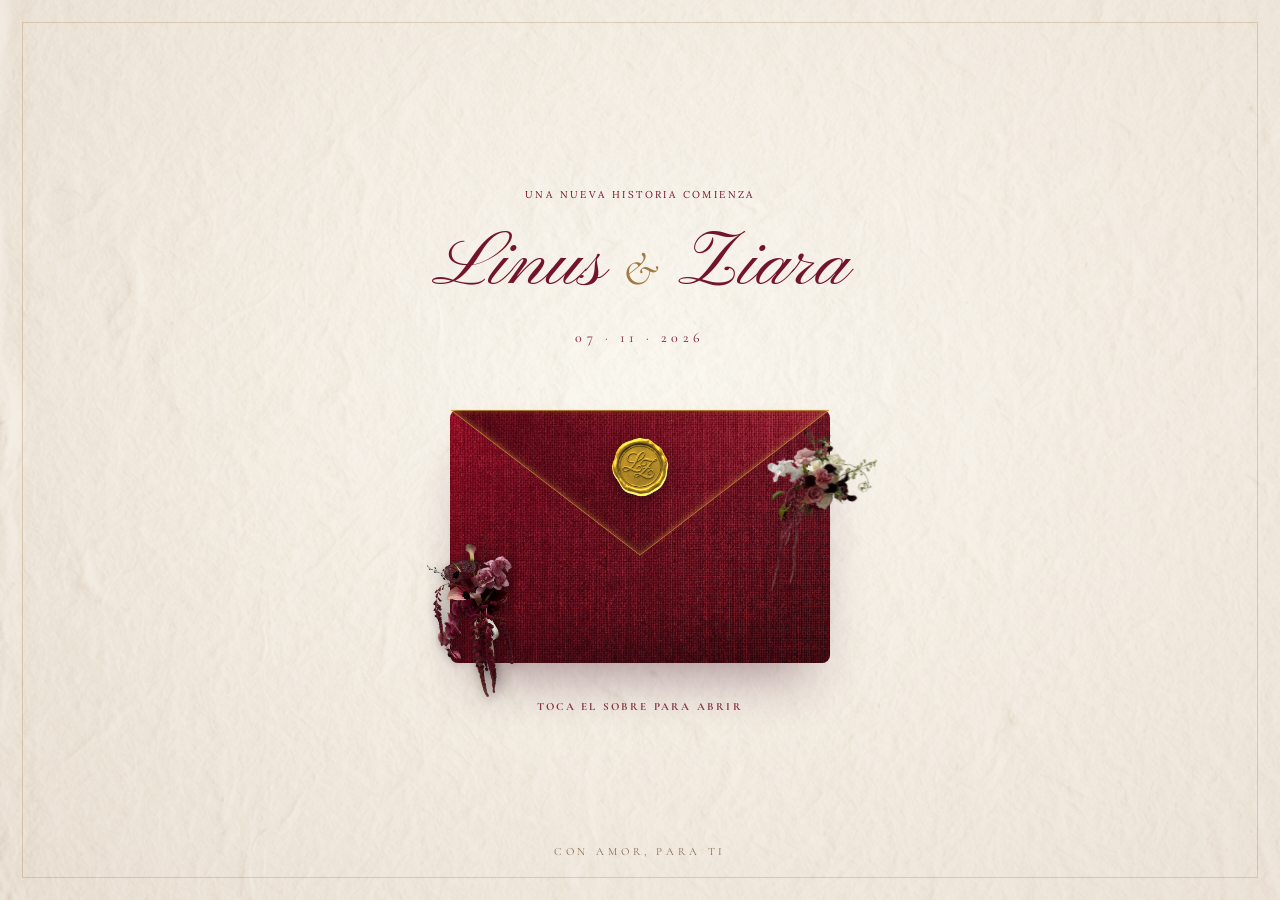
<file: index.html>
<!DOCTYPE html>
<html lang="es">
<head>
<meta charset="utf-8">
<meta name="viewport" content="width=device-width, initial-scale=1, viewport-fit=cover">
<title>Linus & Ziara</title>
<style>
  @import url('https://fonts.googleapis.com/css2?family=Alex+Brush&family=Cormorant+Garamond:ital,wght@0,400;0,500;0,600;1,500&family=Lora:ital,wght@0,400;0,500;1,400&family=Pinyon+Script&display=swap');

  :root{
    --stage-bg:#f8f4f0;
    --stage-bg-2:#e8dcd0;
    --wine:#73142B;
    --wine-deep:#500818;
    --wine-soft:#cc2535;
    --wine-rose:#e35d64;
    --paper:#1a1a1a;
    --paper-shade:#f4e9ea;
    --ink:#2b1116;
    --ink-muted:#8c6b71;
    --glow:rgba(180,60,90,.20);
    --gold-hi:#f2d998;
    --gold:#c99a3e;
    --gold-deep:#7a5420;
    --gold-ink:#4a3410;
    --fabric-tex:none;
    --paper-tex:url('assets/ivory_paper.jpg');
  }

  *{box-sizing:border-box;}
  html,body{height:100%;}
  body{
    margin:0;
    background:var(--stage-bg); background-image:url('assets/bg.png'); background-size:cover; background-attachment:fixed;
    color:var(--paper);
    font-family:'Cormorant Garamond', ui-serif, Georgia, serif;
    overflow-x:hidden;
    min-height:100vh;
  }
  @media (prefers-reduced-motion: reduce){
    *{animation-duration:.01ms !important; transition-duration:.01ms !important;}
  }

  .flourish{color:var(--wine); display:block; margin:0 auto;}
  .flourish.on-photo{color:#fbeee9;}

  /* ---------- Stage / envelope ---------- */
  .stage{
    position:fixed;
    inset:0;
    display:flex;
    align-items:center;
    justify-content:center;
    background:
      radial-gradient(ellipse 60% 40% at 22% 18%, var(--glow), transparent 60%),
      radial-gradient(ellipse 55% 40% at 82% 82%, rgba(122,19,48,.30), transparent 60%),
      radial-gradient(ellipse 80% 60% at 50% 100%, var(--stage-bg-2), transparent 70%),
      var(--stage-bg);
    transition:opacity 1s ease, transform 1.1s ease;
    padding:24px;
  }
  .stage .orb{
    position:absolute;
    border-radius:50%;
    filter:blur(42px);
    display:none;
    opacity:.7;
    animation:drift 9s ease-in-out infinite;
  }
  .orb.o1{width:220px;height:220px;top:12%;left:10%;animation-delay:0s;}
  .orb.o2{width:170px;height:170px;bottom:16%;right:12%;background:rgba(122,19,48,.35);animation-delay:2.4s;}
  .orb.o3{width:130px;height:130px;top:60%;left:76%;animation-delay:4.8s;}
  @keyframes drift{
    0%,100%{transform:translateY(0) scale(1);}
    50%{transform:translateY(-18px) scale(1.08);}
  }
  body.revealed .stage{opacity:0; transform:scale(.94); pointer-events:none;}

  .envelope-column{
    position:relative;
    display:flex;
    flex-direction:column;
    align-items:center;
    gap:30px;
    z-index:2;
  }

  .halo{
    position:absolute;
    top:50%; left:50%;
    width:min(84vw,380px);
    aspect-ratio:1/1;
    transform:translate(-50%,-50%);
    border-radius:50%;
    box-shadow:0 0 0 0 rgba(201,138,153,.35);
    animation:halo 2.8s ease-out infinite;
    pointer-events:none;
    z-index:0;
  }
  @keyframes halo{
    0%{box-shadow:0 0 0 0 rgba(201,138,153,.32);}
    70%{box-shadow:0 0 0 34px rgba(201,138,153,0);}
    100%{box-shadow:0 0 0 34px rgba(201,138,153,0);}
  }
  .envelope.open ~ .halo, body.revealed .halo{opacity:0;}

  .envelope{
    position:relative;
    width:min(84vw, 380px);
    aspect-ratio:3/2;
    z-index:1;
    cursor:pointer;
  }
  .envelope-body{
    position:absolute;
    background-color: var(--wine); inset:0;
    background-image: linear-gradient(155deg, rgba(255,255,255,0.1), rgba(0,0,0,0.5)), var(--fabric-tex);
    background-size: cover, cover;
    background-blend-mode: overlay, normal;
    border-radius:8px;
    box-shadow:0 35px 70px -25px rgba(10,2,5,.7), 0 0 22px rgba(122,19,48,.4), inset 0 0 0 1px rgba(0,0,0,.25);
  }
  .envelope-body::after{
    content:"";
    position:absolute; inset:0;
    border-radius:8px;
    background:
      linear-gradient(115deg, rgba(255,255,255,.28) 0%, rgba(255,255,255,0) 22%, rgba(0,0,0,0) 68%, rgba(0,0,0,.22) 100%),
      radial-gradient(ellipse 70% 40% at 50% 0%, rgba(0,0,0,.30), transparent 70%),
      radial-gradient(ellipse 90% 30% at 50% 100%, rgba(0,0,0,.22), transparent 70%);
    mix-blend-mode:overlay;
    pointer-events:none;
  }
  .edge-svg{
    position:absolute; inset:0;
    width:100%; height:100%;
    filter:drop-shadow(0 0 2px rgba(201,154,62,.8)) drop-shadow(0 0 5px rgba(201,154,62,.45));
    pointer-events:none;
  }
  .edge-line{
    fill:none;
    stroke:var(--gold);
    stroke-width:1.6;
    vector-effect:non-scaling-stroke;
  }
  .envelope-liner{
    position:absolute; left:3%; right:3%; top:3%; height:58%;
    background:linear-gradient(200deg, var(--gold-hi), var(--gold) 60%, var(--gold-deep));
    clip-path:polygon(0 0, 100% 0, 50% 88%);
    border-radius:6px 6px 0 0;
    opacity:0;
    transition:opacity .3s ease .2s;
  }
  .envelope.open .envelope-liner{opacity:1;}
  .peek{
    position:absolute;
    left:12%; right:12%; top:9%;
    height:32%;
    background:var(--paper-tex), var(--paper);
    background-size: cover;
    border-radius:2px 2px 0 0;
    box-shadow:0 -2px 10px rgba(74,5,24,.15);
    z-index:1;
    display:flex;
    align-items:flex-end;
    justify-content:center;
    padding-bottom:8px;
    opacity:0;
    transform:translateY(6px);
    transition:opacity .5s ease .55s, transform .5s ease .55s;
  }
  .envelope.open .peek{opacity:1; transform:translateY(0);}
  .peek span{
    font-family:'Cormorant Garamond', serif;
    font-style:italic;
    font-size:13px;
    color:var(--wine);
    letter-spacing:.03em;
  }
  .envelope-pocket{
    position:absolute;
    background-color: var(--wine); left:0; right:0; bottom:0; height:62%;
    background-image: linear-gradient(160deg, rgba(255,255,255,0.15), rgba(0,0,0,0.6)), var(--fabric-tex);
    background-size: cover, cover;
    background-blend-mode: overlay, normal;
    clip-path:polygon(0 100%, 0 22%, 50% 74%, 100% 22%, 100% 100%);
    border-radius:0 0 8px 8px;
    box-shadow:inset 0 0 0 1px rgba(0,0,0,.25);
    z-index:3;
    opacity:0;
    transition:opacity .35s ease .35s;
  }
  .envelope.open .envelope-pocket{opacity:1;}
  .envelope-flap{
    position:absolute;
    background-color: var(--wine); left:0; right:0; top:0; height:64%;
    background-image:
      linear-gradient(200deg, rgba(255,255,255,0.15), rgba(0,0,0,0.5)),
      linear-gradient(180deg, transparent 82%, rgba(0,0,0,.35) 97%, rgba(0,0,0,.5) 100%),
      var(--fabric-tex);
    background-size: cover, cover, cover;
    background-blend-mode: overlay, normal, normal;
    clip-path:polygon(0 0, 100% 0, 50% 90%);
    transform-origin:top center;
    transform:rotateX(0deg);
    transition:transform 1s cubic-bezier(.62,0,.34,1);
    z-index:4;
    border-radius:8px 8px 0 0;
    box-shadow:inset 0 0 0 1px rgba(0,0,0,.25);
    filter:drop-shadow(0 8px 10px rgba(5,1,3,.4));
  }
  .envelope.open .envelope-flap{transform:rotateX(180deg); z-index:0;}

  .seal-mark{
    width: 100%; height: 100%;
    background-image: url('assets/seal_transparent.png');
    background-size: cover;
    background-position: center;
    background-repeat: no-repeat;
    display:flex; align-items:center; justify-content:center;
    font-family:'Pinyon Script', cursive;
    font-weight:400;
    letter-spacing:.02em;
    color:var(--gold-ink);
    text-shadow:0 -1px 1px rgba(51,32,4,.5);
    position: relative;
    filter: sepia(1) hue-rotate(5deg) saturate(3) brightness(1.2) drop-shadow(0 6px 8px rgba(20,2,5,.5));
  }
  .seal-mark .amp{
    font-size:1.05em;
    margin:0 1px;
  }
  .seal{
    position:absolute;
    top:35%; left:50%;
    width:65px; height:65px;
    transform:translate(-50%,-50%);
    font-size:32px;
    z-index:5;
    transition:opacity .4s ease, transform .5s ease;
  }
  .envelope.open .seal{opacity:0; transform:translate(-50%,-50%) scale(.4) rotate(25deg);}

  .hint{
    font-family:'Cormorant Garamond', serif;
    font-size:14px;
    letter-spacing:.16em;
    text-transform:uppercase;
    color:var(--wine); font-weight: bold;
    opacity:.85;
    animation:pulse 2.6s ease-in-out infinite;
    text-align:center;
    transition:opacity .4s ease;
  }
  body.opened .hint{opacity:0;}
  @keyframes pulse{
    0%,100%{opacity:.55; transform:translateY(0);}
    50%{opacity:1; transform:translateY(-3px);}
  }

  /* ---------- Invitation panel ---------- */
  .invitation{
    position:fixed;
    inset:0;
    overflow-y:auto;
    -webkit-overflow-scrolling:touch;
    opacity:0;
    transform:scale(.97);
    pointer-events:none;
    transition:opacity 1s ease .1s, transform 1.1s cubic-bezier(.2,.7,.2,1) .1s;
    background:var(--paper-tex), var(--paper);
    background-size:cover;
    background-attachment:fixed;
    z-index:5;
  }
  body.revealed .invitation{opacity:1; transform:scale(1); pointer-events:auto;}

  .page{
    max-width:400px;
    margin:0 auto;
    padding:56px 22px 90px;
    color:var(--ink);
    text-align:center;
  }

  .slip{
    position:relative;
    max-width:300px;
    margin:0 auto 64px;
    padding:26px 20px 24px;
    border-radius:3px;
    background:var(--paper-tex), var(--paper);
    background-size:cover;
    box-shadow:0 22px 40px -22px rgba(20,2,5,.55), 0 0 0 1px rgba(122,19,48,.3);
    color:var(--ink);
    text-align:center;
  }
  .slip.rot-a{ transform:none; }
  .slip.rot-b{ transform:none; }
  .slip.slip-wine{
    background-image:linear-gradient(160deg, rgba(255,255,255,.12), rgba(0,0,0,.5)), var(--fabric-tex);
    background-size:cover;
    color:#f6e8ea;
    box-shadow:0 22px 40px -22px rgba(20,2,5,.6), 0 0 0 1px rgba(0,0,0,.3);
  }
  .slip--hero{
    max-width:320px;
    padding:0;
    overflow:hidden;
    border-radius:4px;
  }
  .slip--hero .card-body-mini{
    padding:20px 20px 30px;
  }

  .clip-deco{
    position:absolute;
    top:-46px; left:50%;
    width:32px;
    z-index:4;
    pointer-events:none;
  }
  .clip-deco.clip-lg{ width:44px; top:-58px; }

  .floral-row{
    position:relative;
    display:flex;
    justify-content:center;
    margin:-46px 0;
    z-index:2;
    pointer-events:none;
  }
  .floral-img{ width:150px; }
  .floral-img.floral-lg{ width:180px; }
  .floral-img.floral-sm{ width:120px; }

  .card-band{
    position:relative;
    height:clamp(190px, 40vw, 250px);
    overflow:hidden;
  }
  .card-band img{
    position:absolute; inset:0;
    width:100%; height:100%;
    object-fit:cover;
    object-position:center 22%;
    filter:contrast(1.08) brightness(.94);
  }
  .card-band .tint{
    position:absolute; inset:0;
    background:linear-gradient(180deg, rgba(18,2,6,.22) 0%, rgba(18,2,6,.42) 55%, rgba(18,2,6,.86) 100%);
  }
  .card-band .band-content{
    position:absolute; inset:0;
    display:flex; flex-direction:column;
    align-items:center; justify-content:flex-end;
    padding:18px 20px 30px;
    gap:8px;
  }
  .eyebrow{
    font-family:'Cormorant Garamond', serif;
    font-size:12.5px;
    letter-spacing:.34em;
    text-transform:uppercase;
    color:#f4d9de;
    margin:0;
    text-shadow:0 1px 4px rgba(0,0,0,.4);
  }
  .names{
    font-family:'Pinyon Script', cursive;
    font-size:clamp(44px, 11vw, 64px);
    line-height:1;
    margin:0;
    color:#fffdfb;
    text-shadow:0 2px 10px rgba(0,0,0,.4);
  }

  .medallion{
    width:66px; height:54px;
    font-size:25px;
    margin:-27px auto 0;
    position:relative;
    z-index:3;
    box-shadow:0 6px 14px rgba(20,2,5,.5), 0 0 0 3px var(--paper), inset 0 0 0 1px rgba(255,241,204,.5), inset 0 -3px 5px rgba(74,52,16,.4);
  }

  .card-body{
    padding:16px clamp(22px,6vw,40px) clamp(28px,5vw,38px);
  }

  .lede{
    font-family:'Cormorant Garamond', serif;
    font-size:15px;
    line-height:1.7;
    color:var(--ink);
    margin:14px 0 18px;
  }

  .detail{
    margin:0 0 6px;
    font-family:'Cormorant Garamond', serif;
    font-size:11.5px;
    letter-spacing:.3em;
    text-transform:uppercase;
    color:var(--wine);
  }
  .detail-value{
    font-family:'Cormorant Garamond', serif;
    font-size:15px;
    color:var(--ink);
    margin:0 0 20px;
    line-height:1.6;
  }
  .detail-value .note{
    display:block;
    font-size:12.5px;
    font-style:italic;
    color:var(--ink-muted);
    margin-top:4px;
  }
  .guest-name{
    display:block;
    font-family:'Cormorant Garamond', serif;
    font-style:italic;
    font-weight:600;
    font-size:clamp(21px,4.6vw,26px);
    color:var(--wine);
    margin:0 0 22px;
  }

  .divider-row{margin:16px 0;}

  .date-block{
    display:flex;
    align-items:center;
    justify-content:center;
    gap:16px;
    margin:4px 0 8px;
  }
  .date-block .day{
    font-family:'Cormorant Garamond', serif;
    font-size:clamp(46px,11vw,60px);
    line-height:.9;
    color:var(--ink);
    font-weight:500;
  }
  .date-block .month-year{
    text-align:left;
    font-family:'Cormorant Garamond', serif;
    letter-spacing:.16em;
    text-transform:uppercase;
    line-height:1.5;
    font-size:13.5px;
    color:var(--wine);
    border-left:1px solid var(--wine-rose);
    padding-left:14px;
  }
  .full-date{
    font-family:'Cormorant Garamond', serif;
    font-style:italic;
    font-size:14px;
    color:var(--ink-muted);
    margin:0 0 24px;
    text-transform:capitalize;
  }

  .signoff{
    font-family:'Pinyon Script', cursive;
    font-size:28px;
    color:var(--wine);
    margin:20px 0 4px;
  }

  .map-thumb{
    display:block;
    position:relative;
    width:100%;
    max-width:320px;
    margin:2px auto 22px;
    border-radius:6px;
    overflow:hidden;
    border:1px solid var(--wine);
    box-shadow:0 12px 26px -14px rgba(74,5,24,.55);
    text-decoration:none;
  }
  .map-thumb img{
    display:block;
    width:100%;
    aspect-ratio:4/3;
    object-fit:cover;
  }
  .map-thumb .map-pin{
    position:absolute;
    left:50%; top:50%;
    transform:translate(-50%,-100%);
    width:22px; height:28px;
    filter:drop-shadow(0 3px 5px rgba(20,2,6,.5));
  }
  .map-thumb .map-caption{
    position:absolute; left:0; right:0; bottom:0;
    background:rgba(255,253,251,.92);
    color:var(--wine);
    font-family:'Cormorant Garamond', serif;
    font-size:11px;
    letter-spacing:.16em;
    text-transform:uppercase;
    text-align:center;
    padding:7px 6px;
    border-top:1px solid rgba(122,19,48,.35);
  }

  .music-row{
    margin-top:20px;
    display:flex;
    align-items:center;
    justify-content:center;
    gap:10px;
  }
  .music-btn{
    display:flex;
    align-items:center;
    justify-content:center;
    width:34px; height:34px;
    border-radius:50%;
    border:1px solid var(--wine-rose);
    background:transparent;
    color:var(--wine);
    cursor:pointer;
    flex-shrink:0;
    transition:background .2s ease;
  }
  .music-btn:hover{background:rgba(122,19,48,.08);}
  .music-btn:focus-visible{outline:2px solid var(--wine); outline-offset:2px;}
  .music-caption{
    font-family:'Cormorant Garamond', serif;
    font-style:italic;
    font-size:12px;
    color:var(--ink-muted);
    text-align:left;
    line-height:1.3;
  }

  .replay{
    display:inline-block;
    margin-top:18px;
    font-family:'Cormorant Garamond', serif;
    font-size:10.5px;
    letter-spacing:.22em;
    text-transform:uppercase;
    color:var(--ink-muted);
    background:none;
    border:none;
    border-bottom:1px solid transparent;
    cursor:pointer;
    padding:2px 0;
  }
  .replay:hover{border-bottom-color:var(--wine-rose);}

  /* RSVP Form Styles */
  .rsvp-section {
    margin: 30px 0 10px;
    display: flex;
    flex-direction: column;
    align-items: center;
  }
  .rsvp-title {
    font-family: 'Cormorant Garamond', serif;
    font-size: 16px;
    letter-spacing: .15em;
    text-transform: uppercase;
    color: var(--wine);
    margin-bottom: 20px;
  }
  .rsvp-form {
    width: 100%;
    max-width: 280px;
    display: flex;
    flex-direction: column;
    gap: 15px;
  }
  .rsvp-form select,
  .rsvp-form input,
  .rsvp-form textarea {
    font-family: 'Lora', serif;
    font-size: 14px;
    color: var(--ink);
    background: transparent;
    border: none;
    border-bottom: 1px solid rgba(122,19,48,.35);
    padding: 8px 0;
    width: 100%;
    outline: none;
    border-radius: 0;
  }
  .rsvp-form textarea {
    resize: vertical;
    min-height: 60px;
  }
  .rsvp-form select::placeholder,
  .rsvp-form input::placeholder,
  .rsvp-form textarea::placeholder {
    color: var(--ink-muted);
    font-style: italic;
  }
  .rsvp-form select {
    color: var(--ink-muted);
    font-style: italic;
    cursor: pointer;
  }
  .rsvp-form select:focus,
  .rsvp-form input:focus,
  .rsvp-form textarea:focus {
    border-bottom-color: var(--wine);
  }
  .rsvp-submit {
    margin-top: 15px;
    background: var(--wine);
    color: #fff;
    font-family: 'Cormorant Garamond', serif;
    font-size: 14px;
    letter-spacing: .15em;
    text-transform: uppercase;
    border: none;
    padding: 12px 24px;
    border-radius: 4px;
    cursor: pointer;
    transition: background .3s ease;
  }
  .rsvp-submit:hover {
    background: var(--ink);
  }


  .panel-wine{
    position:relative;
    margin:6px auto 26px;
    max-width:320px;
    padding:22px 20px 24px;
    border-radius:6px;
    background-image:linear-gradient(160deg, rgba(255,255,255,.12), rgba(0,0,0,.55)), var(--fabric-tex);
    background-size:cover;
    box-shadow:0 14px 30px -16px rgba(74,5,24,.55);
    color:#f6e8ea;
    text-align:center;
  }
  .panel-eyebrow{
    font-family:'Cormorant Garamond', serif;
    font-size:11.5px;
    letter-spacing:.3em;
    text-transform:uppercase;
    color:var(--gold-hi);
    margin:0 0 8px;
  }
  .panel-title{
    font-family:'Cormorant Garamond', serif;
    font-style:italic;
    font-weight:600;
    font-size:22px;
    margin:0 0 10px;
    color:#fffdfb;
  }
  .panel-text{
    font-family:'Cormorant Garamond', serif;
    font-size:14px;
    line-height:1.6;
    margin:0 0 10px;
    color:#f6e8ea;
  }
  .panel-note{
    font-family:'Cormorant Garamond', serif;
    font-style:italic;
    font-size:12.5px;
    color:#e7c9cf;
    margin:0 0 14px;
  }
  .palette-dots{
    display:flex;
    flex-wrap:wrap;
    align-items:flex-start;
    justify-content:center;
    gap:12px 10px;
    background:var(--paper);
    border-radius:8px;
    padding:14px 10px 10px;
    box-shadow:0 4px 10px rgba(20,2,5,.25);
  }
  .palette-dots .swatch{
    display:flex;
    flex-direction:column;
    align-items:center;
    gap:5px;
  }
  .palette-dots .dot{
    width:16px; height:16px;
    border-radius:50%;
    display:inline-block;
    box-shadow:0 0 0 1px rgba(0,0,0,.2);
  }
  .palette-dots .hex{
    font-family:'Cormorant Garamond', serif;
    font-size:9.5px;
    letter-spacing:.02em;
    color:var(--ink-muted);
    white-space:nowrap;
  }
  .countdown{
    margin:4px auto 26px;
    text-align:center;
  }
  .countdown-label{
    font-family:'Pinyon Script', cursive;
    font-size:26px;
    color:var(--wine);
    margin:0 0 4px;
  }
  .countdown-grid{
    display:flex;
    align-items:flex-start;
    justify-content:center;
    gap:18px;
    margin:6px 0 8px;
  }
  .countdown-cell{
    display:flex;
    flex-direction:column;
    align-items:center;
    min-width:52px;
  }
  .countdown-cell .num{
    font-family:'Cormorant Garamond', serif;
    font-weight:600;
    font-size:clamp(30px,7vw,38px);
    color:var(--ink);
    line-height:1;
  }
  .countdown-cell .unit{
    font-family:'Cormorant Garamond', serif;
    font-size:10.5px;
    letter-spacing:.18em;
    text-transform:uppercase;
    color:var(--ink-muted);
    margin-top:4px;
  }
  .countdown-sub{
    font-family:'Cormorant Garamond', serif;
    font-size:13px;
    letter-spacing:.14em;
    text-transform:uppercase;
    color:var(--wine);
    margin:0;
  }

  /* ---------- Decoration editor (edit mode only) ---------- */
  body.edit-mode .deco{
    cursor:grab;
    outline:1.5px dashed rgba(122,19,48,.55);
    outline-offset:3px;
    pointer-events:auto !important;
    touch-action:none;
  }
  body.edit-mode .deco:active{cursor:grabbing;}
  body.edit-mode .deco.deco-active{
    outline:1.5px dashed var(--gold);
    z-index:50 !important;
  }
  .deco-handle{
    position:fixed;
    width:22px; height:22px;
    border-radius:50%;
    background:var(--wine);
    border:2px solid #fff;
    box-shadow:0 2px 8px rgba(0,0,0,.4);
    z-index:9999;
    cursor:grab;
    display:none;
    align-items:center;
    justify-content:center;
    touch-action:none;
  }
  .deco-handle::after{
    content:"";
    width:8px; height:8px;
    border-radius:50%;
    background:#fff;
  }
  body.edit-mode .deco-handle.show{display:flex;}

  .editor-bar{
    position:fixed;
    left:50%;
    bottom:16px;
    transform:translateX(-50%);
    z-index:9999;
    display:none;
    align-items:center;
    gap:10px;
    background:var(--ink);
    color:#fff;
    padding:10px 14px;
    border-radius:30px;
    box-shadow:0 10px 30px rgba(0,0,0,.4);
    font-family:'Cormorant Garamond', serif;
    font-size:12.5px;
    max-width:92vw;
  }
  body.edit-mode .editor-bar{display:flex;}
  .editor-bar button{
    font-family:'Cormorant Garamond', serif;
    font-size:12.5px;
    letter-spacing:.08em;
    text-transform:uppercase;
    background:var(--wine);
    color:#fff;
    border:none;
    border-radius:20px;
    padding:8px 14px;
    cursor:pointer;
  }
  .editor-bar button.secondary{background:transparent; border:1px solid rgba(255,255,255,.4);}
  .editor-hint{opacity:.75; display:none;}
  @media (min-width:480px){.editor-hint{display:inline;}}

  .editor-modal{
    position:fixed; inset:0;
    background:rgba(10,2,5,.75);
    z-index:10000;
    display:none;
    align-items:center;
    justify-content:center;
    padding:20px;
  }
  .editor-modal.show{display:flex;}
  .editor-modal-box{
    background:#fff;
    color:var(--ink);
    border-radius:8px;
    padding:20px;
    max-width:480px;
    width:100%;
  }
  .editor-modal-box h3{
    font-family:'Cormorant Garamond', serif;
    margin:0 0 10px;
    font-size:18px;
  }
  .editor-modal-box textarea{
    width:100%;
    height:140px;
    font-family:monospace;
    font-size:11px;
    padding:8px;
    box-sizing:border-box;
    border:1px solid #ccc;
    border-radius:4px;
  }
  .editor-modal-box .modal-actions{
    display:flex; gap:8px; margin-top:12px; justify-content:flex-end;
  }
  .editor-modal-box button{
    font-family:'Cormorant Garamond', serif;
    font-size:13px;
    text-transform:uppercase;
    letter-spacing:.05em;
    padding:8px 16px;
    border-radius:20px;
    border:1px solid var(--wine);
    background:var(--wine);
    color:#fff;
    cursor:pointer;
  }
  .editor-modal-box button.secondary{background:#fff; color:var(--wine);}
</style>
<meta name="description" content="Linus y Ziara · Nos casamos el 7 de noviembre de 2026. Una invitación para compartir nuestro gran día.">
<meta name="theme-color" content="#73142b">
<link rel="icon" href="data:image/svg+xml,%3Csvg xmlns='http://www.w3.org/2000/svg' viewBox='0 0 64 64'%3E%3Crect width='64' height='64' rx='32' fill='%2373142b'/%3E%3Ctext x='32' y='43' text-anchor='middle' fill='%23f2d998' font-size='34' font-family='serif'%3ELZ%3C/text%3E%3C/svg%3E">
<link rel="stylesheet" href="enhancements.css?v=20261012-gifts">
</head>
<body>


<div class="stage" id="stage">
  <div class="orb o1"></div>
  <div class="orb o2"></div>
  <div class="orb o3"></div>
  <div class="cover-heading"><p class="overline">UNA NUEVA HISTORIA COMIENZA</p><h2>Linus <em>&amp;</em> Ziara</h2><p class="cover-date">07 · 11 · 2026</p></div>
  <div class="petals" aria-hidden="true"><i style="--i:0"></i><i style="--i:1"></i><i style="--i:2"></i><i style="--i:3"></i><i style="--i:4"></i><i style="--i:5"></i><i style="--i:6"></i><i style="--i:7"></i><i style="--i:8"></i><i style="--i:9"></i><i style="--i:10"></i><i style="--i:11"></i></div><div class="envelope-column">
    <div class="halo"></div>
    <img class="floral-img deco" data-deco="flor-sobre-1" src="assets/flor_wine.png" alt="" style="position:absolute; left:-38px; bottom:-36px; width:150px; transform:translate(-10px,-36px) rotate(-8deg) scale(1); z-index:6; pointer-events:none;">
    <img class="floral-img deco" data-deco="flor-sobre-2" src="assets/flor_mixed.png" alt="" style="position:absolute; right:-30px; top:-40px; width:120px; transform:translate(11px,51px) rotate(12deg) scale(1); z-index:6; pointer-events:none;">
    <div class="envelope" id="envelope">
      <div class="peek"><span>Para ti</span></div>
      <div class="envelope-liner"></div>
      <div class="envelope-body"></div>
      <div class="envelope-pocket">
        <svg class="edge-svg" viewBox="0 0 100 100" preserveAspectRatio="none" aria-hidden="true">
          <polygon class="edge-line" points="0,100 0,22 50,74 100,22 100,100"></polygon>
        </svg>
      </div>
      <div class="envelope-flap">
        <svg class="edge-svg" viewBox="0 0 100 100" preserveAspectRatio="none" aria-hidden="true">
          <polygon class="edge-line" points="0,0 100,0 50,90"></polygon>
        </svg>
        <div class="seal-mark seal"></div>
      </div>
    </div>
    <p class="hint" id="hint">Toca el sobre para abrir</p>
  </div>
</div>

<main class="invitation" id="invitation" inert aria-label="Invitación de boda">
  <div class="petals" aria-hidden="true" style="position:fixed;"><i style="--i:0"></i><i style="--i:1"></i><i style="--i:2"></i><i style="--i:3"></i><i style="--i:4"></i><i style="--i:5"></i><i style="--i:6"></i><i style="--i:7"></i><i style="--i:8"></i><i style="--i:9"></i><i style="--i:10"></i><i style="--i:11"></i></div>
  <div class="reading-progress" aria-hidden="true"></div>
  <nav class="quick-nav" aria-label="Secciones de la invitación"><a href="#our-day">El gran día</a><span>✦</span><a href="#location">Ubicación</a><span>✦</span><a href="#rsvp">Confirmar</a></nav>
  <div class="page">

    <div class="slip slip--hero">
      <img class="clip-deco clip-lg deco" data-deco="clip-hero" src="assets/clip_tall.png" alt="" style="margin-left:-22px; width:44px; transform:translate(0px,0px) rotate(-7deg) scale(1);">
      <div class="card-band">
        <img src="assets/linus-ziara-recuerdo.jpeg" alt="Linus y Ziara">
        <div class="tint"></div>
        <div class="band-content">
          <svg class="flourish on-photo" viewBox="0 0 120 14" width="90" height="11" aria-hidden="true">
            <line x1="0" y1="7" x2="46" y2="7" stroke="currentColor" stroke-width="1"></line>
            <rect x="53" y="1" width="12" height="12" transform="rotate(45 59 7)" fill="none" stroke="currentColor" stroke-width="1"></rect>
            <line x1="74" y1="7" x2="120" y2="7" stroke="currentColor" stroke-width="1"></line>
          </svg>
          <p class="eyebrow">Nos casamos</p>
          <h1 class="names">Linus &amp; Ziara</h1>
        </div>
      </div>
      <div class="medallion seal-mark"></div>
      <div style="height:22px"></div>
    </div>

    <div class="floral-row" style="margin:-46px 0;"><img class="floral-img floral-lg deco" data-deco="flor-wine" src="assets/flor_wine.png" alt="" style="width:180px; transform:translate(-137px,70px) rotate(2deg) scale(1);"></div>

    <section class="slip rot-a" id="our-day">
      <p class="overline">ESTÁS EN NUESTRA HISTORIA</p><p class="lede">Con todo nuestro amor, queremos que seas parte de este día.</p>

      <p class="detail">Esta invitación es para</p>
      <span class="guest-name" id="guestName">Familia y amigos</span><p class="guest-capacity" id="guestCapacity">Invitación válida para 1 persona</p><p class="capacity-note">Hemos reservado este lugar especialmente para ti.</p>

      <div class="date-block">
        <span class="day">07</span>
        <span class="month-year">Noviembre<br>2026</span>
      </div>
      <p class="full-date" id="fullDate">sábado, 7 de noviembre de 2026</p>

      <p class="detail">Hora</p>
      <p class="detail-value">4:20 PM <span class="note">Hora de República Dominicana</span></p><button class="action-btn" id="calendarBtn" type="button">Guardar la fecha <span aria-hidden="true">↗</span></button>
    </section>

    <div class="slip rot-b" id="location">
      <img class="clip-deco deco" data-deco="clip-lugar" src="assets/clip_small.png" alt="" style="margin-left:-16px; width:32px; transform:translate(-124px,14px) rotate(-11.362908334607603deg) scale(0.6237131591383683);">
      <p class="overline">AQUÍ CELEBRAREMOS</p><h2 class="section-title">Nuestro lugar especial</h2>
      <p class="detail-value">En Doña Ana, San Cristóbal</p>

      <a class="map-thumb" href="https://www.google.com/maps?q=18.35875,-70.169000" target="_blank" rel="noopener noreferrer" aria-label="Abrir la ubicación en Google Maps">
        <img src="assets/invitation-media-2.png" alt="Mapa de la ubicación de la boda">
        <svg class="map-pin" viewBox="0 0 24 30" aria-hidden="true">
          <path d="M12 0C5.9 0 1 4.9 1 11c0 8 11 19 11 19s11-11 11-19C23 4.9 18.1 0 12 0z" fill="#7a1330" stroke="#fffdfb" stroke-width="1.2"></path>
          <circle cx="12" cy="11" r="4" fill="#fffdfb"></circle>
        </svg>
        <span class="map-caption">Cómo llegar · Abrir Google Maps ↗</span>
      </a>
    </div>

    <div class="floral-row" style="margin:-40px 0; z-index:-1;"><img class="floral-img deco" data-deco="flor-calla" src="assets/flor_calla.png" alt="" style="width:150px; transform:translate(105px,6px) rotate(21.008886033971315deg) scale(1.224339437917953);"></div>

    <div class="slip slip-wine rot-a">
      <img class="clip-deco deco" data-deco="clip-vestimenta" src="assets/clip_medium.png" alt="" style="margin-left:-17px; width:34px; transform:translate(-119px,20px) rotate(6.261464551675168deg) scale(0.7573879496600532);">
      <p class="panel-eyebrow">Código de vestimenta</p>
      <p class="panel-title">Formal de noche</p>
      <p class="panel-text">Caballeros de traje.<br>Damas con vestido largo.</p>
      <p class="panel-note">Color blanco reservado para la novia</p>
      <p class="panel-note">Color de vestimenta obligatorio</p><div class="palette-dots">
        <span class="swatch"><span class="dot" style="background:#5D5C00"></span><span class="hex">Oliva</span></span>
        <span class="swatch"><span class="dot" style="background:#B6B27C"></span><span class="hex">Salvia</span></span>
        <span class="swatch"><span class="dot" style="background:#B5B063"></span><span class="hex">Verde</span></span>
        <span class="swatch"><span class="dot" style="background:#5A1924"></span><span class="hex">Vino</span></span>
        <span class="swatch"><span class="dot" style="background:#7C3341"></span><span class="hex">Malva</span></span>
        <span class="swatch"><span class="dot" style="background:#44121B"></span><span class="hex">Borgoña</span></span>
        <span class="swatch"><span class="dot" style="background:#2E1718"></span><span class="hex">Cacao</span></span>
        <span class="swatch"><span class="dot" style="background:#552713"></span><span class="hex">Marrón</span></span>
        <span class="swatch"><span class="dot" style="background:#7A3B21"></span><span class="hex">Terracota</span></span>
      </div>
    </div>

    <div class="slip rot-b">
      <p class="countdown-label">Faltan</p>
      <div class="countdown-grid">
        <div class="countdown-cell"><span class="num" id="cdDays">--</span><span class="unit">Días</span></div>
        <div class="countdown-cell"><span class="num" id="cdHours">--</span><span class="unit">Horas</span></div>
        <div class="countdown-cell"><span class="num" id="cdMinutes">--</span><span class="unit">Minutos</span></div>
      </div>
      <p class="countdown-sub">para nuestro gran día</p>
    </div>

    <div class="floral-row" style="margin:-40px 0;"><img class="floral-img floral-sm deco" data-deco="flor-mixed" src="assets/flor_mixed.png" alt="" style="width:120px; transform:translate(-127px,93px) rotate(4deg) scale(1);"></div>

    <div class="slip rot-a" id="rsvp">
      <img class="clip-deco deco" data-deco="clip-confirmacion" src="assets/clip_small.png" alt="" style="margin-left:-16px; width:32px; transform:translate(83px,6px) rotate(-15.169089975979006deg) scale(0.4124490968534525);">
      <p class="detail">Confirmación</p>
      <p class="detail-value">Nos encantaría contar contigo, cuéntanos si podrás acompañarnos.</p>

      <div class="rsvp-section">
        <h3 class="rsvp-title">¿Nos acompañas?</h3>
        <form class="rsvp-form" id="rsvpForm">
          <label for="rsvpAttendance">Tu respuesta</label><select id="rsvpAttendance"><option value="yes">¡Sí, allí estaré!</option><option value="no">No podré acompañarlos</option></select><div id="partySizeField"><label for="rsvpPartySize">Personas que asistirán</label><select id="rsvpPartySize"><option value="1">1 persona</option></select></div><label for="rsvpName">Nombre de los invitados</label><input autocomplete="name" maxlength="180" type="text" id="rsvpName" class="rsvp-input" placeholder="Nombre de los asistentes" required>
          <label for="rsvpPhone">Teléfono de contacto</label><input autocomplete="tel" maxlength="40" type="tel" id="rsvpPhone" class="rsvp-input" placeholder="Teléfono" required>
          <label for="rsvpMessage">Un mensaje para nosotros <small>(opcional)</small></label><textarea maxlength="1200" id="rsvpMessage" class="rsvp-textarea" placeholder="Mensaje para los novios"></textarea>
          <button type="submit" class="rsvp-submit">Continuar en WhatsApp ↗</button><p class="form-note">Se abrirá WhatsApp con tu respuesta preparada. Pulsa enviar allí para hacérnosla llegar.</p><p id="rsvpStatus" class="form-note" role="status"></p>
        </form>
      </div>
    </div>

    <section class="slip gifts-section" id="gifts" aria-labelledby="giftsTitle">
      <p class="overline">UN DETALLE CON AMOR</p>
      <h2 class="section-title" id="giftsTitle">Tu presencia es nuestro mejor regalo</h2>
      <div class="gift-details">
        <p class="gift-details-title">Datos para un obsequio</p>
        <dl class="bank-details"><div><dt>Banco</dt><dd>Banreservas</dd></div><div><dt>Tipo de cuenta</dt><dd>Ahorro</dd></div><div><dt>Número de cuenta</dt><dd id="giftAccount">9605369016</dd></div></dl>
        <button type="button" class="action-btn" id="copyAccountBtn">Copiar número de cuenta</button>
        <p class="form-note" id="copyAccountStatus" role="status"></p>
      </div>
      <p class="gift-message">Compartir este día contigo es lo que más ilusión nos hace. No necesitas traer nada más que tus ganas de celebrar y un abrazo para nosotros.</p>
      <p class="gift-message">Si además nace de tu corazón hacernos un obsequio, es un gesto completamente opcional, que recibiremos con mucho cariño y gratitud.</p>
      <p class="gift-closing">Gracias por ser parte de nuestra historia.</p>
    </section>

    <div class="slip rot-b" style="padding-bottom:30px;">
      <div class="divider-row">
        <svg class="flourish" viewBox="0 0 120 14" width="120" height="14" aria-hidden="true">
          <line x1="0" y1="7" x2="46" y2="7" stroke="currentColor" stroke-width="1"></line>
          <rect x="53" y="1" width="12" height="12" transform="rotate(45 59 7)" fill="none" stroke="currentColor" stroke-width="1"></rect>
          <line x1="74" y1="7" x2="120" y2="7" stroke="currentColor" stroke-width="1"></line>
        </svg>
      </div>
      <p class="signoff">Con amor, Linus &amp; Ziara</p>

      <div class="music-row">
        <button class="music-btn" id="musicBtn" aria-label="Pausar música" type="button">
          <svg id="iconPause" width="12" height="12" viewBox="0 0 24 24" fill="currentColor"><rect x="5" y="4" width="5" height="16" rx="1"></rect><rect x="14" y="4" width="5" height="16" rx="1"></rect></svg>
          <svg id="iconPlay" width="12" height="12" viewBox="0 0 24 24" fill="currentColor" style="display:none"><path d="M7 4l14 8-14 8V4z"></path></svg>
        </button>
        <span class="music-caption">Conversations in the Dark<br>John Legend</span>
      </div>

      <button class="replay" id="replayBtn" type="button">Ver el sobre de nuevo</button>
    </div>

  </div>
</main>

<audio id="bgm" loop preload="none" src="assets/invitation-media-3.bin"></audio>

<script>
  (function(){
    var params = new URLSearchParams(window.location.search);
    var guest = params.get('para') || params.get('nombre');
    var guestEl = document.getElementById('guestName');
    guestEl.textContent = (guest && guest.trim()) ? guest.trim() : 'Familia y amigos';

    var weddingDate = new Date(2026, 10, 7);
    var formatted = new Intl.DateTimeFormat('es-ES', { weekday: 'long', day: 'numeric', month: 'long', year: 'numeric' }).format(weddingDate);
    document.getElementById('fullDate').textContent = formatted;

    var weddingMoment = new Date('2026-11-07T16:20:00-04:00');
    var cdDays = document.getElementById('cdDays');
    var cdHours = document.getElementById('cdHours');
    var cdMinutes = document.getElementById('cdMinutes');
    function pad(n){ return n < 10 ? '0' + n : '' + n; }
    function updateCountdown(){
      var diff = weddingMoment.getTime() - Date.now();
      if (diff < 0) diff = 0;
      var totalMinutes = Math.floor(diff / 60000);
      var days = Math.floor(totalMinutes / 1440);
      var hours = Math.floor((totalMinutes % 1440) / 60);
      var minutes = totalMinutes % 60;
      if (cdDays) cdDays.textContent = days;
      if (cdHours) cdHours.textContent = pad(hours);
      if (cdMinutes) cdMinutes.textContent = pad(minutes);
    }
    updateCountdown();
    setInterval(updateCountdown, 30000);

    var envelope = document.getElementById('envelope');
    var hint = document.getElementById('hint');
    var body = document.body;
    var audio = document.getElementById('bgm');
    audio.loop = true;
    var opened = false;

    function openEnvelope(){
      if (opened) return;
      opened = true;
      envelope.classList.add('open');
      body.classList.add('opened');
      audio.volume = 0.2;
      audio.play().catch(function(){});
      setTimeout(function(){
        document.getElementById('invitation').scrollTo({top: 0, left: 0, behavior: 'instant'});
        body.classList.add('revealed');
        document.getElementById('invitation').inert = false;
        document.getElementById('stage').inert = true;
        document.querySelector('.quick-nav a').focus({preventScroll:true});
      }, window.matchMedia('(prefers-reduced-motion: reduce)').matches ? 0 : 1500);
    }

    envelope.addEventListener('click', openEnvelope);
    envelope.addEventListener('keydown', function(e){
      if (e.key === 'Enter' || e.key === ' ') { e.preventDefault(); openEnvelope(); }
    });
    envelope.setAttribute('tabindex', '0');
    envelope.setAttribute('role', 'button');
    envelope.setAttribute('aria-label', 'Abrir invitación');

    var musicBtn = document.getElementById('musicBtn');
    var iconPlay = document.getElementById('iconPlay');
    var iconPause = document.getElementById('iconPause');
    musicBtn.addEventListener('click', function(){
      if (audio.paused) { audio.play().catch(function(){}); } else { audio.pause(); }
    });
    audio.addEventListener('play', function(){
      iconPlay.style.display = 'none';
      iconPause.style.display = '';
      musicBtn.setAttribute('aria-label', 'Pausar música');
    });
    audio.addEventListener('pause', function(){
      iconPlay.style.display = '';
      iconPause.style.display = 'none';
      musicBtn.setAttribute('aria-label', 'Reproducir música');
    });

    document.getElementById('replayBtn').addEventListener('click', function(){
      body.classList.remove('revealed');
      document.getElementById('invitation').inert = true;
      document.getElementById('stage').inert = false;
      audio.pause();
      envelope.focus({preventScroll:true});
      body.classList.remove('opened');
      opened = false;
      envelope.classList.remove('open');
    });

    var rsvpForm = document.getElementById('rsvpForm');
    if (rsvpForm) {
      rsvpForm.addEventListener('submit', function(e) {
        e.preventDefault();
        var name = document.getElementById('rsvpName').value.trim();
        var phone = document.getElementById('rsvpPhone').value.trim();
        var message = document.getElementById('rsvpMessage').value.trim();
        
        var attending = document.getElementById("rsvpAttendance").value === "yes";
        if (!name || !phone) { rsvpForm.reportValidity(); return; }
        var text = (attending ? "¡Hola! Confirmo mi asistencia." : "¡Hola! Lamentablemente no podré acompañarlos.") + "\n\n" +
                   "Nombre: " + name + "\n" +
                   "Teléfono: " + phone + (attending ? "\nPersonas que asistirán: " + document.getElementById("rsvpPartySize").value : "");
        if (message) {
          text += "\n\nMensaje: " + message;
        }
        
        var waNumber = "18098683167";
        var waUrl = "https://wa.me/" + waNumber + "?text=" + encodeURIComponent(text);
        
        window.open(waUrl, '_blank', 'noopener,noreferrer');
        document.getElementById('rsvpStatus').textContent = 'Tu respuesta está preparada. Envíala desde WhatsApp para completar la confirmación.';
      });
    }
  })();
</script>

<script>
(function(){
  var params = new URLSearchParams(window.location.search);
  var editMode = params.get('editar') === '1' || params.get('edit') === '1';
  if (!editMode) return;
  document.body.classList.add('edit-mode');

  var STORAGE_KEY = 'decoAdjustments_v1';
  var decoEls = Array.prototype.slice.call(document.querySelectorAll('.deco'));
  var state = {};

  function parseExisting(el){
    var t = el.style.transform || '';
    var tx=0, ty=0, rot=0, scale=1;
    var mt = t.match(/translate\(([-\d.]+)px,\s*([-\d.]+)px\)/);
    if (mt) { tx = parseFloat(mt[1]); ty = parseFloat(mt[2]); }
    var mr = t.match(/rotate\(([-\d.]+)deg\)/);
    if (mr) rot = parseFloat(mr[1]);
    var ms = t.match(/scale\(([-\d.]+)\)/);
    if (ms) scale = parseFloat(ms[1]);
    return { tx:tx, ty:ty, rotate:rot, scale:scale };
  }

  function zTarget(el){
    var p = el.parentElement;
    return (p && p.classList.contains('floral-row')) ? p : el;
  }

  decoEls.forEach(function(el){
    var id = el.getAttribute('data-deco');
    var p = parseExisting(el);
    var origZ = zTarget(el).style.zIndex || '';
    state[id] = { tx:p.tx, ty:p.ty, rotate:p.rotate, scale:p.scale, baseRotate:p.rotate, behind:false, origZ:origZ, orig:{tx:p.tx, ty:p.ty, rotate:p.rotate, scale:p.scale} };
  });

  try {
    var saved = JSON.parse(localStorage.getItem(STORAGE_KEY) || '{}');
    Object.keys(saved).forEach(function(id){
      if (state[id]) { Object.assign(state[id], saved[id]); }
    });
  } catch(e){}

  function applyTransform(id){
    var el = document.querySelector('[data-deco="'+id+'"]');
    var s = state[id];
    el.style.transform = 'translate('+s.tx+'px,'+s.ty+'px) rotate('+s.rotate+'deg) scale('+s.scale+')';
    zTarget(el).style.zIndex = s.behind ? '-1' : (s.origZ || '');
  }
  Object.keys(state).forEach(applyTransform);

  function persist(){
    try { localStorage.setItem(STORAGE_KEY, JSON.stringify(state)); } catch(e){}
  }

  var handle = document.createElement('div');
  handle.className = 'deco-handle';
  document.body.appendChild(handle);
  var activeId = null;

  function positionHandle(id){
    var el = document.querySelector('[data-deco="'+id+'"]');
    var rect = el.getBoundingClientRect();
    handle.style.left = (rect.right - 4) + 'px';
    handle.style.top = (rect.top - 4) + 'px';
  }

  function selectDeco(id){
    decoEls.forEach(function(el){ el.classList.remove('deco-active'); });
    var el = document.querySelector('[data-deco="'+id+'"]');
    el.classList.add('deco-active');
    activeId = id;
    positionHandle(id);
    handle.classList.add('show');
  }

  decoEls.forEach(function(el){
    var id = el.getAttribute('data-deco');
    var dragging = false;
    var startX, startY, startTx, startTy;

    el.addEventListener('pointerdown', function(e){
      e.preventDefault();
      selectDeco(id);
      dragging = true;
      startX = e.clientX; startY = e.clientY;
      startTx = state[id].tx; startTy = state[id].ty;
      try { el.setPointerCapture(e.pointerId); } catch(err){}
    });
    el.addEventListener('pointermove', function(e){
      if (!dragging) return;
      state[id].tx = startTx + (e.clientX - startX);
      state[id].ty = startTy + (e.clientY - startY);
      applyTransform(id);
      positionHandle(id);
    });
    el.addEventListener('pointerup', function(){
      if (dragging) { dragging = false; persist(); }
    });
  });

  var handleDragging = false;
  handle.addEventListener('pointerdown', function(e){
    e.preventDefault();
    e.stopPropagation();
    if (!activeId) return;
    handleDragging = true;
    try { handle.setPointerCapture(e.pointerId); } catch(err){}
  });
  window.addEventListener('pointermove', function(e){
    if (!handleDragging || !activeId) return;
    var el = document.querySelector('[data-deco="'+activeId+'"]');
    var rect = el.getBoundingClientRect();
    var cx = rect.left + rect.width/2;
    var cy = rect.top + rect.height/2;
    var dx = e.clientX - cx;
    var dy = e.clientY - cy;
    var angle = Math.atan2(dy, dx) * 180 / Math.PI;
    var dist = Math.sqrt(dx*dx + dy*dy);
    var baseDist = Math.sqrt(Math.pow(rect.width/2,2) + Math.pow(rect.height/2,2)) / state[activeId].scale;
    state[activeId].rotate = state[activeId].baseRotate + (angle + 45);
    state[activeId].scale = Math.max(0.3, Math.min(3, dist / Math.max(1,baseDist)));
    applyTransform(activeId);
    positionHandle(activeId);
  });
  window.addEventListener('pointerup', function(){
    if (handleDragging) { handleDragging = false; persist(); }
  });

  document.addEventListener('click', function(e){
    if (!e.target.closest || (!e.target.closest('.deco') && !e.target.closest('.deco-handle'))) {
      decoEls.forEach(function(el){ el.classList.remove('deco-active'); });
      handle.classList.remove('show');
      activeId = null;
    }
  });

  var bar = document.createElement('div');
  bar.className = 'editor-bar';
  bar.innerHTML =
    '<span class="editor-hint">Arrastra para mover · usa el punto para rotar/agrandar</span>' +
    '<button id="decoBack" class="secondary">Enviar al fondo</button>' +
    '<button id="decoFront" class="secondary">Traer al frente</button>' +
    '<button id="decoExport">Copiar ajustes</button>' +
    '<button id="decoReset" class="secondary">Reiniciar</button>';
  document.body.appendChild(bar);

  document.getElementById('decoBack').addEventListener('click', function(){
    if (!activeId) { alert('Primero toca una flor o un clip para seleccionarlo.'); return; }
    state[activeId].behind = true;
    applyTransform(activeId);
    persist();
  });
  document.getElementById('decoFront').addEventListener('click', function(){
    if (!activeId) { alert('Primero toca una flor o un clip para seleccionarlo.'); return; }
    state[activeId].behind = false;
    applyTransform(activeId);
    persist();
  });

  var modal = document.createElement('div');
  modal.className = 'editor-modal';
  modal.innerHTML =
    '<div class="editor-modal-box">' +
      '<h3>Copia esto y pégalo en el chat con Claude</h3>' +
      '<textarea readonly id="decoOutput"></textarea>' +
      '<div class="modal-actions">' +
        '<button class="secondary" id="decoModalClose">Cerrar</button>' +
        '<button id="decoCopyBtn">Copiar</button>' +
      '</div>' +
    '</div>';
  document.body.appendChild(modal);

  document.getElementById('decoExport').addEventListener('click', function(){
    var clean = {};
    Object.keys(state).forEach(function(id){
      var s = state[id];
      clean[id] = { tx:s.tx, ty:s.ty, rotate:s.rotate, scale:s.scale, baseRotate:s.baseRotate, behind: !!s.behind };
    });
    var out = 'AJUSTES_DECORACION=' + JSON.stringify(clean);
    document.getElementById('decoOutput').value = out;
    modal.classList.add('show');
  });
  document.getElementById('decoModalClose').addEventListener('click', function(){
    modal.classList.remove('show');
  });
  document.getElementById('decoCopyBtn').addEventListener('click', function(){
    var ta = document.getElementById('decoOutput');
    ta.select();
    try { document.execCommand('copy'); } catch(e){}
    if (navigator.clipboard) { navigator.clipboard.writeText(ta.value).catch(function(){}); }
  });
  document.getElementById('decoReset').addEventListener('click', function(){
    if (!confirm('¿Reiniciar todas las posiciones a como estaban al cargar la página?')) return;
    decoEls.forEach(function(el){
      var id = el.getAttribute('data-deco');
      var o = state[id].orig;
      state[id] = { tx:o.tx, ty:o.ty, rotate:o.rotate, scale:o.scale, baseRotate:o.rotate, behind:false, origZ:state[id].origZ, orig:o };
      applyTransform(id);
    });
    persist();
  });
})();
</script>

<script src="enhancements.js?v=20260916"></script>
</body>
</html>
</file>
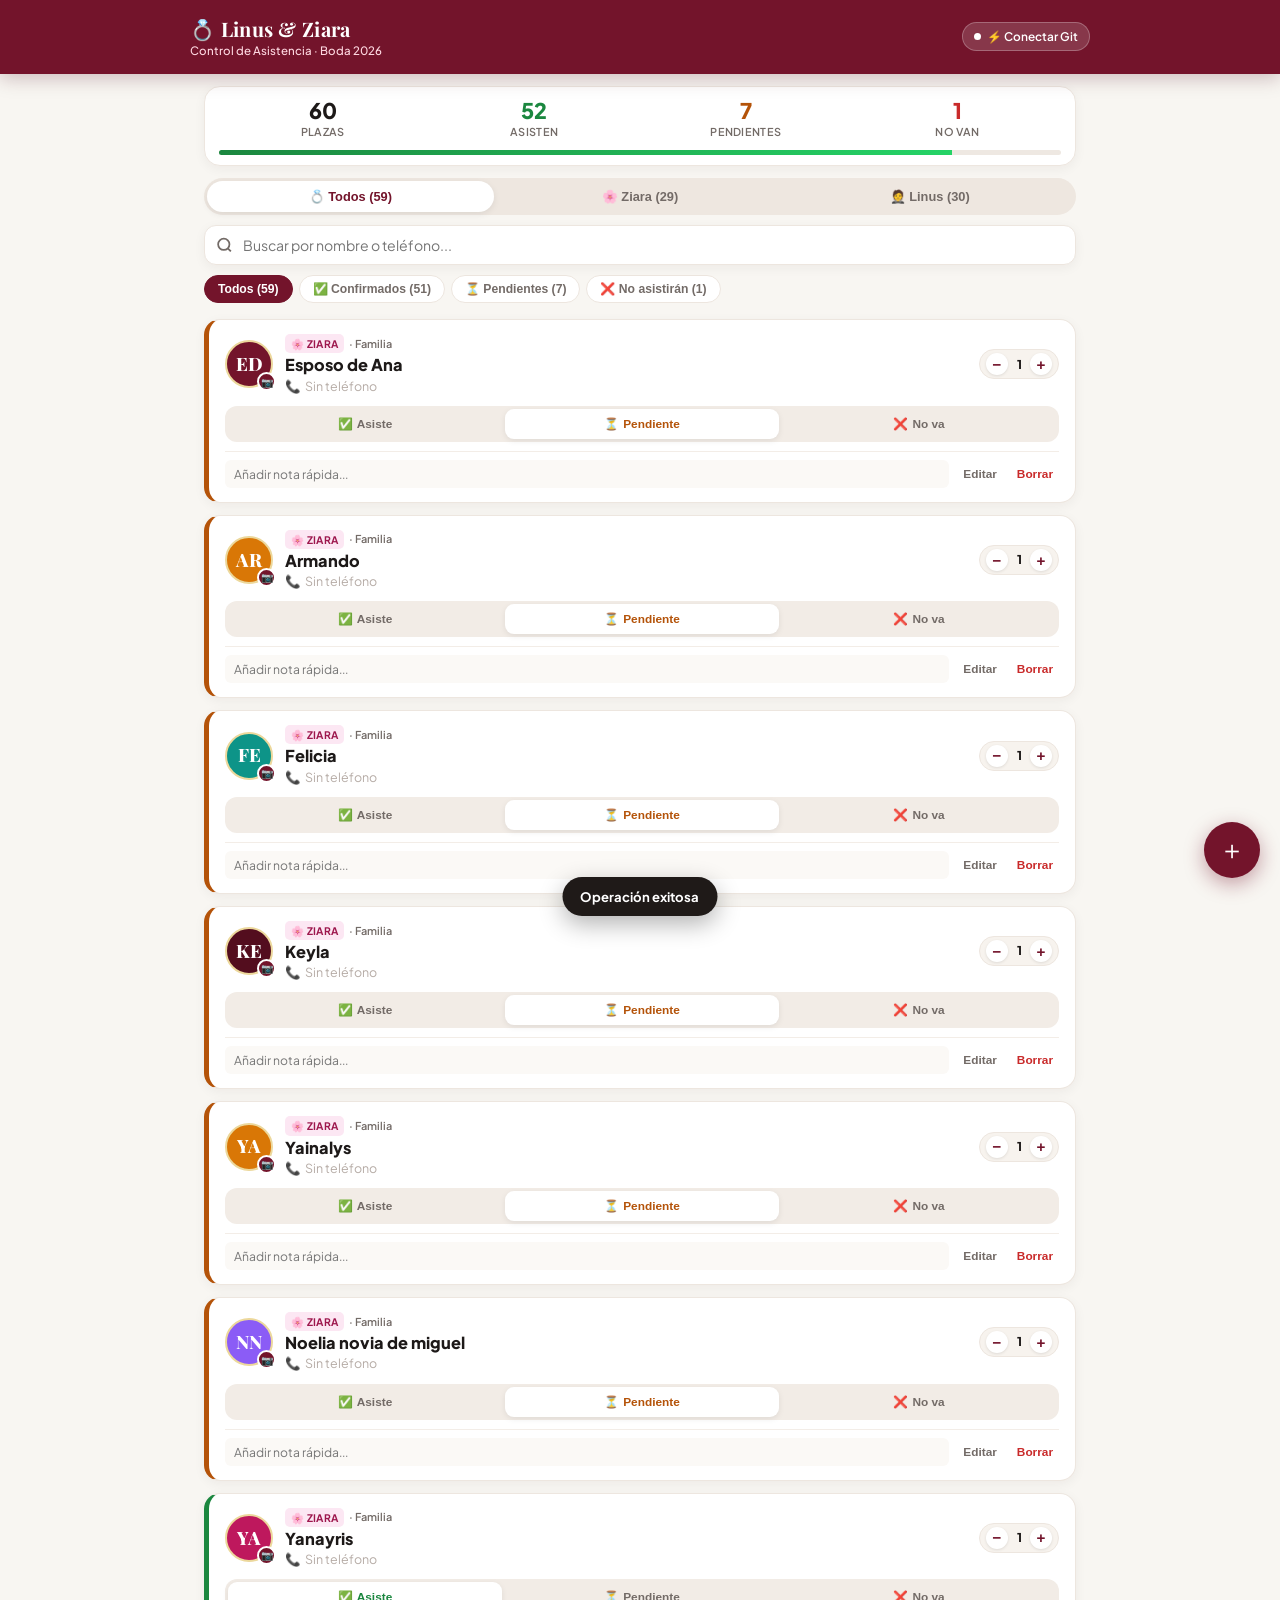
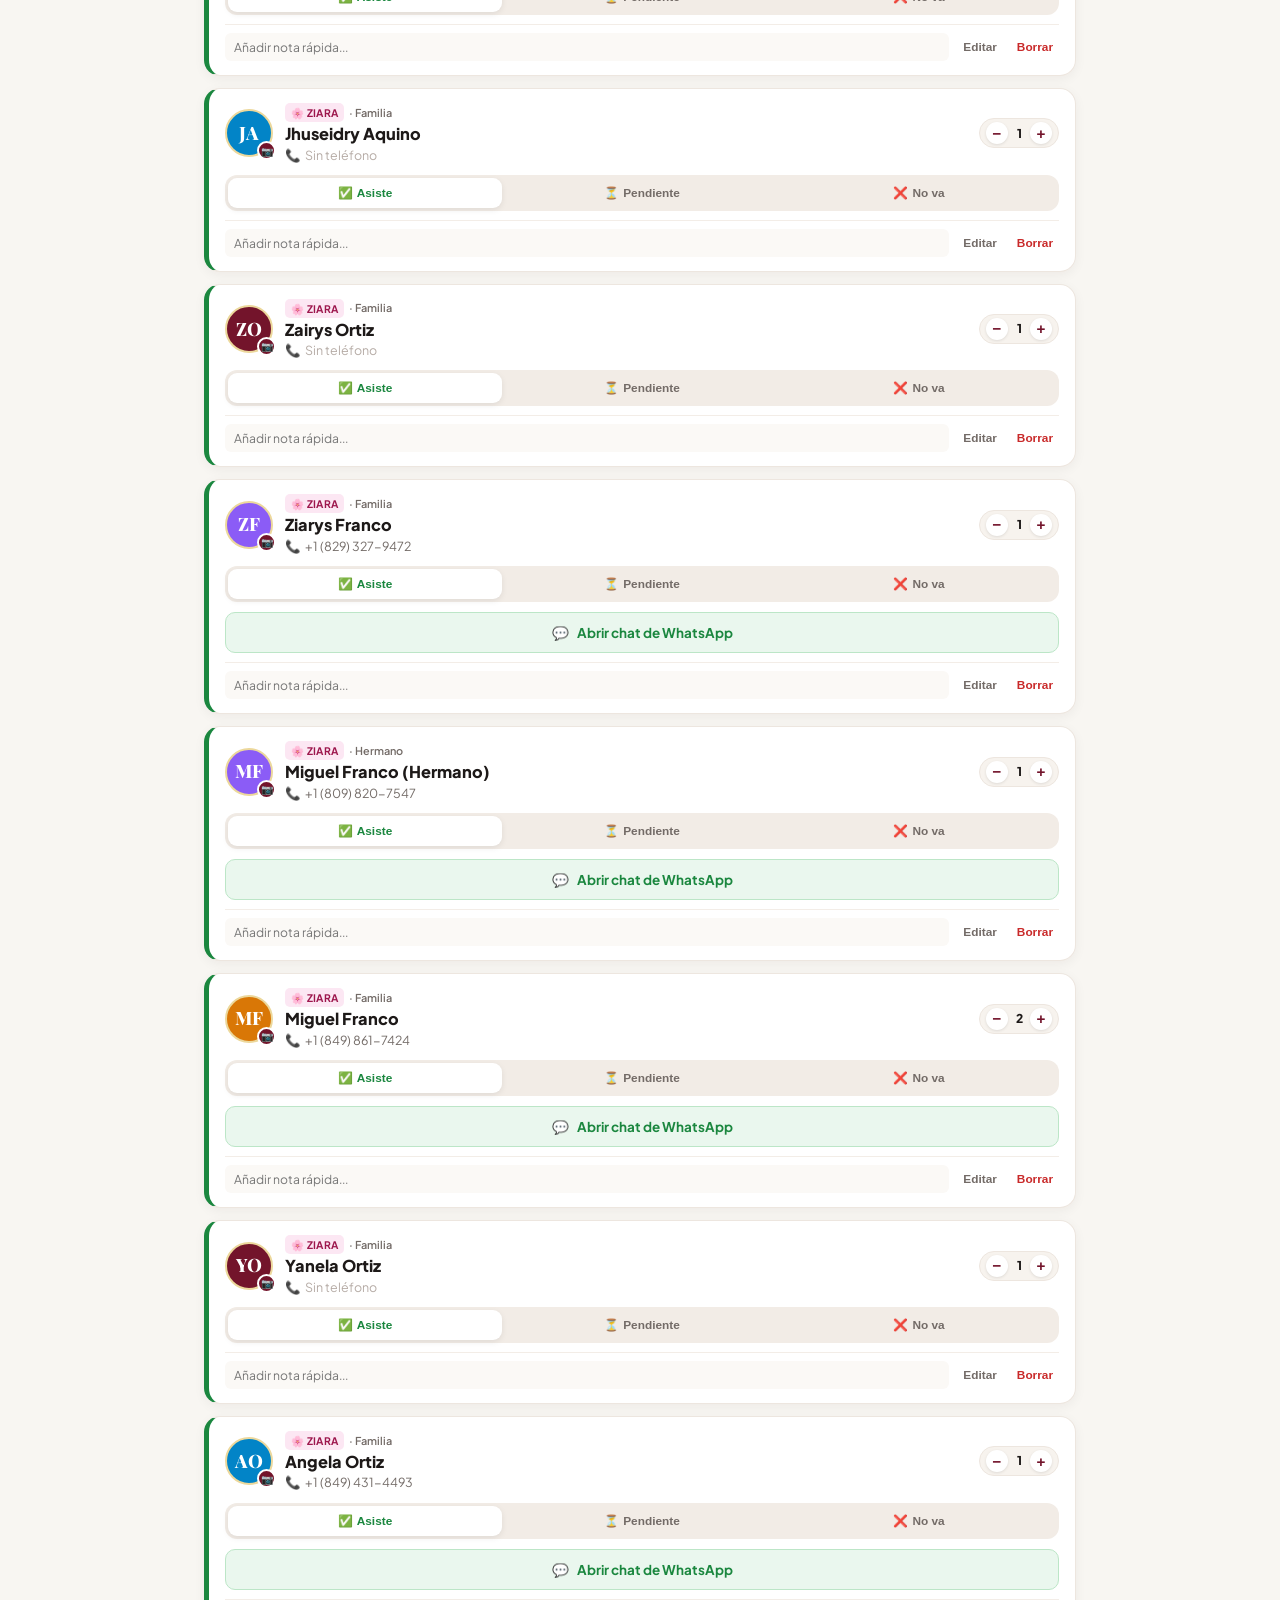
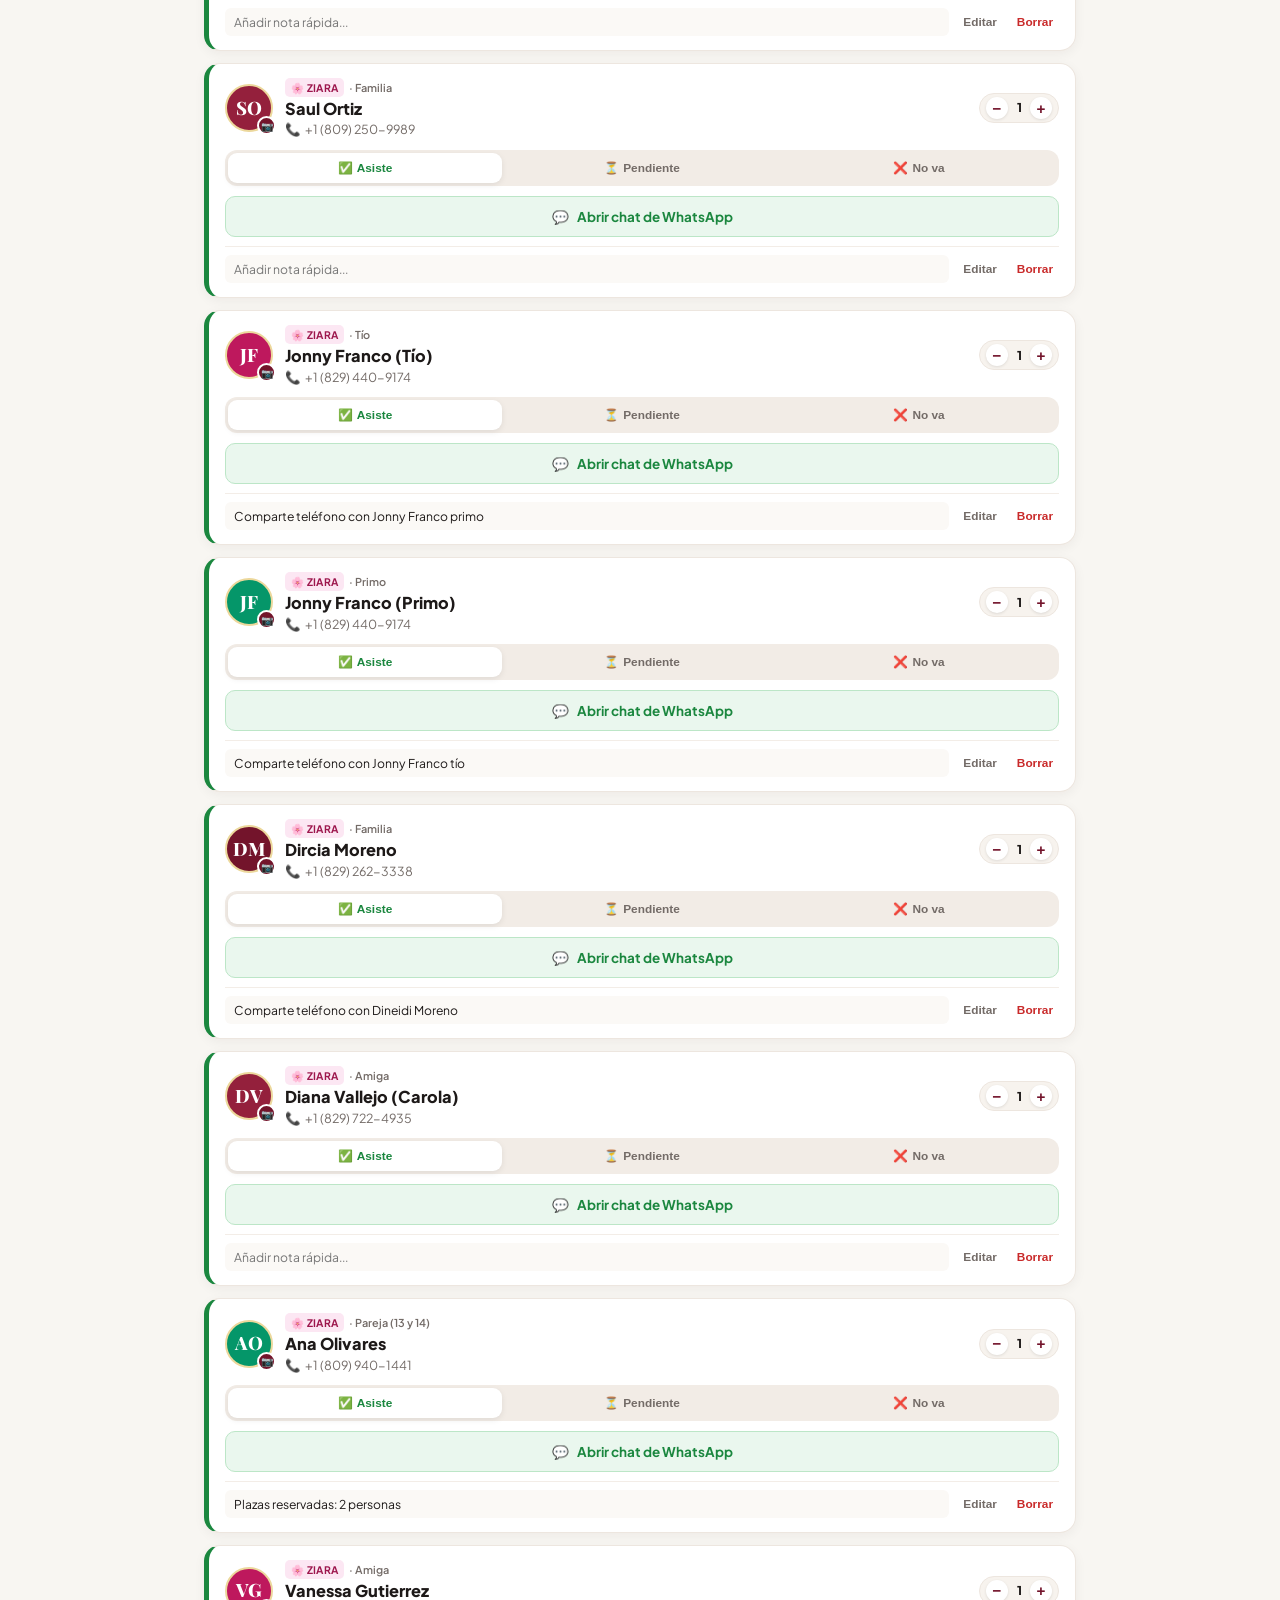
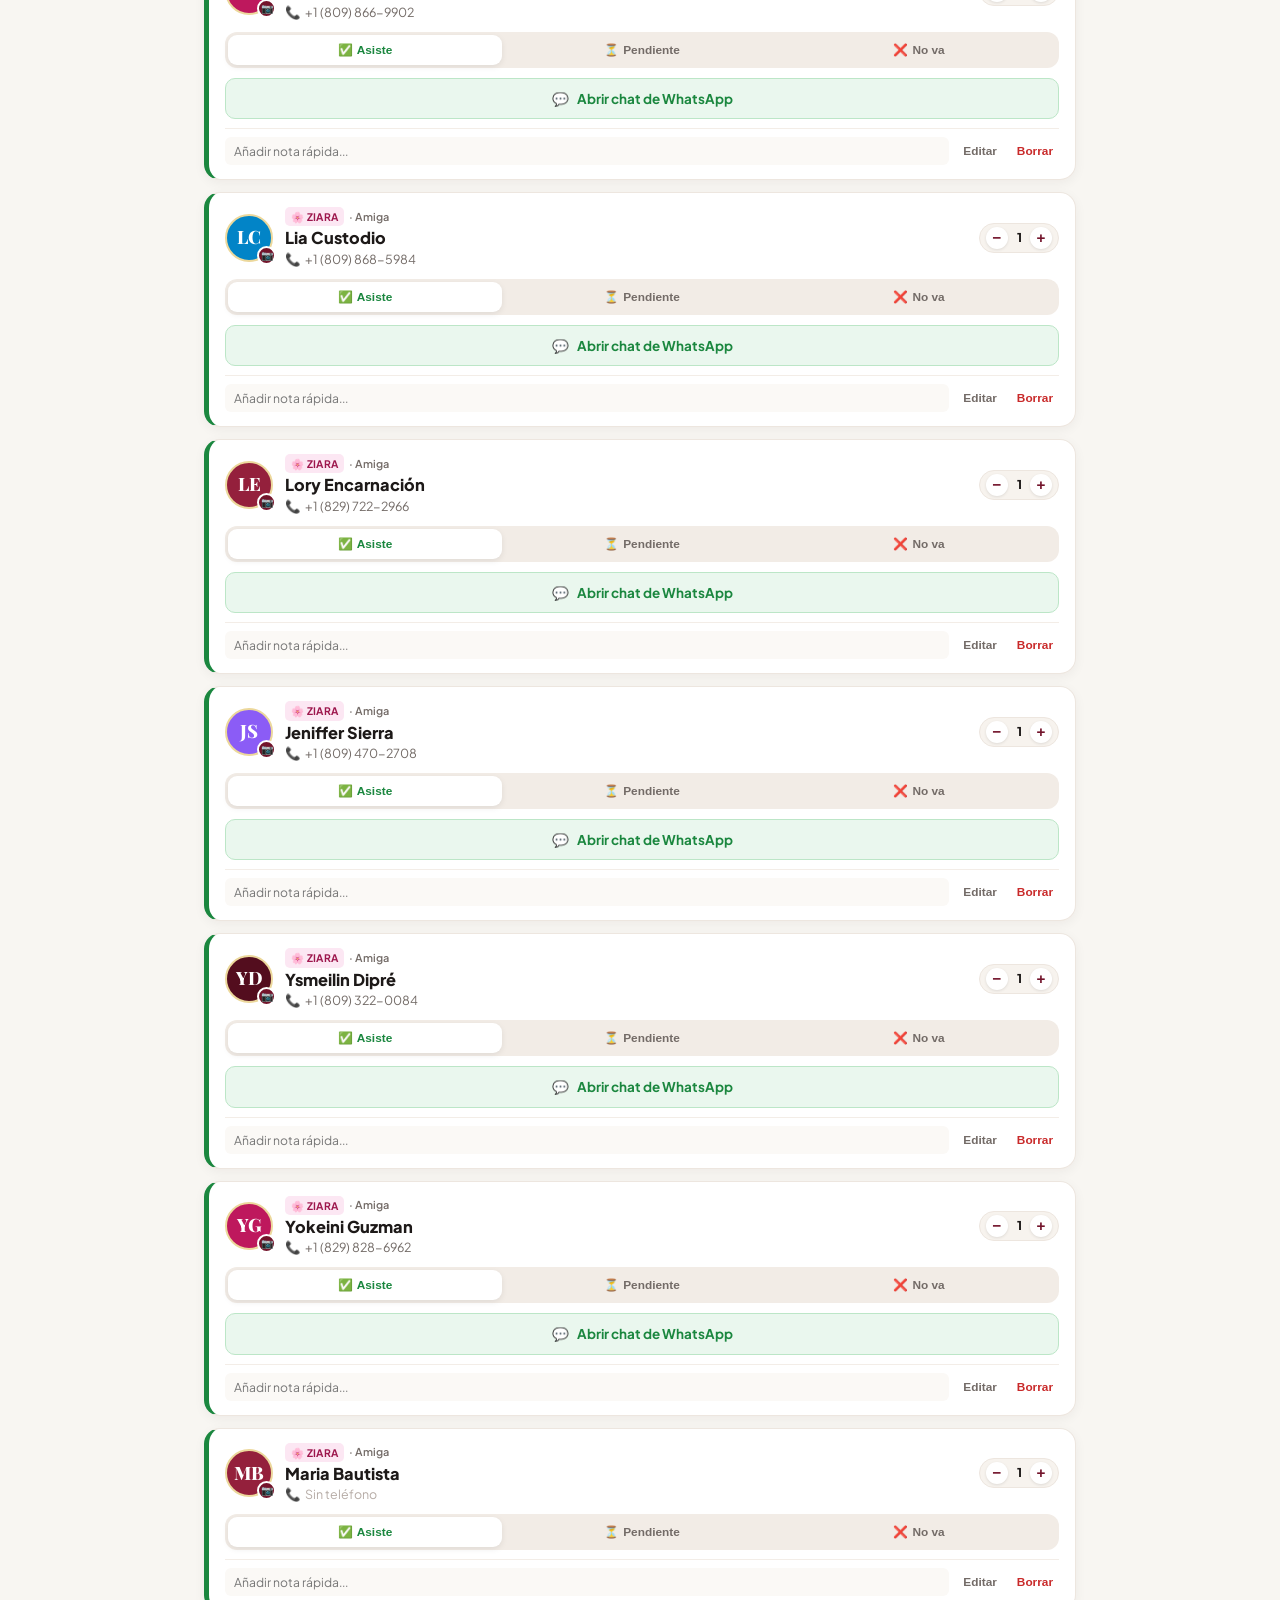
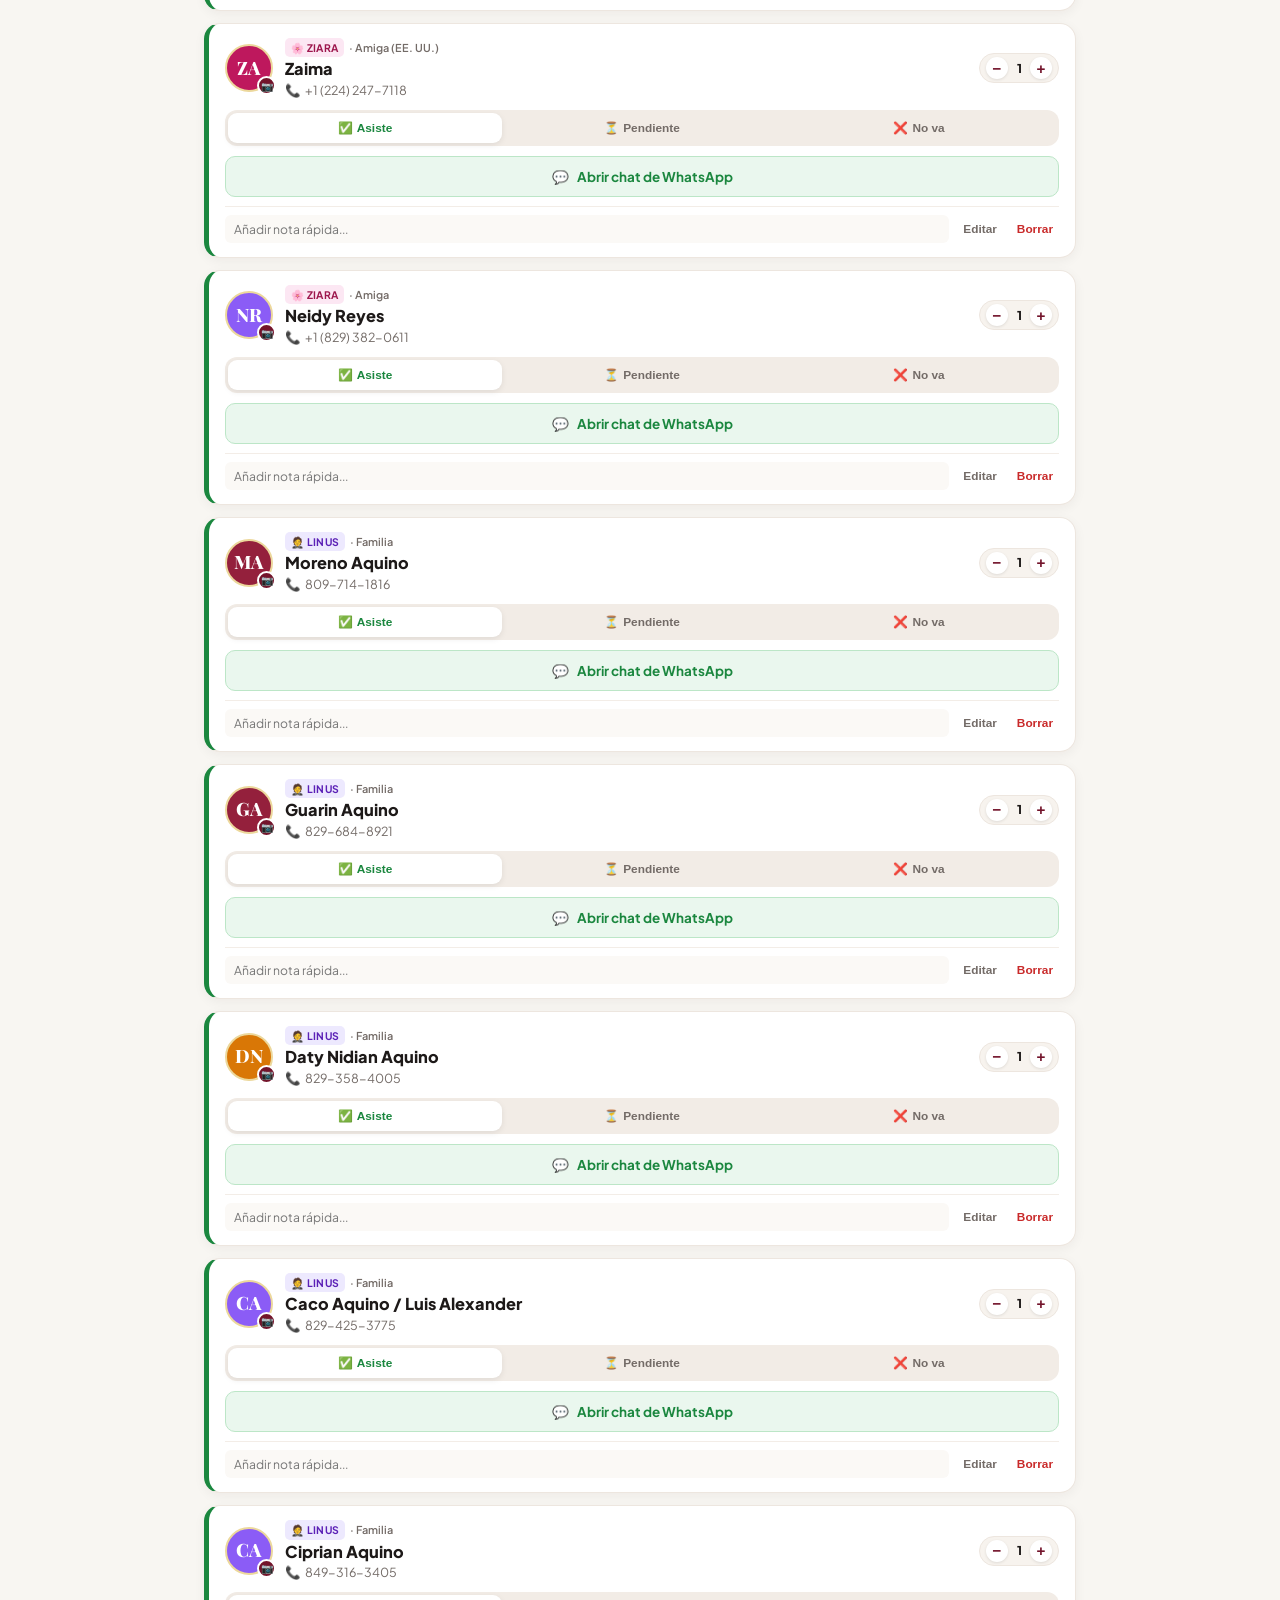
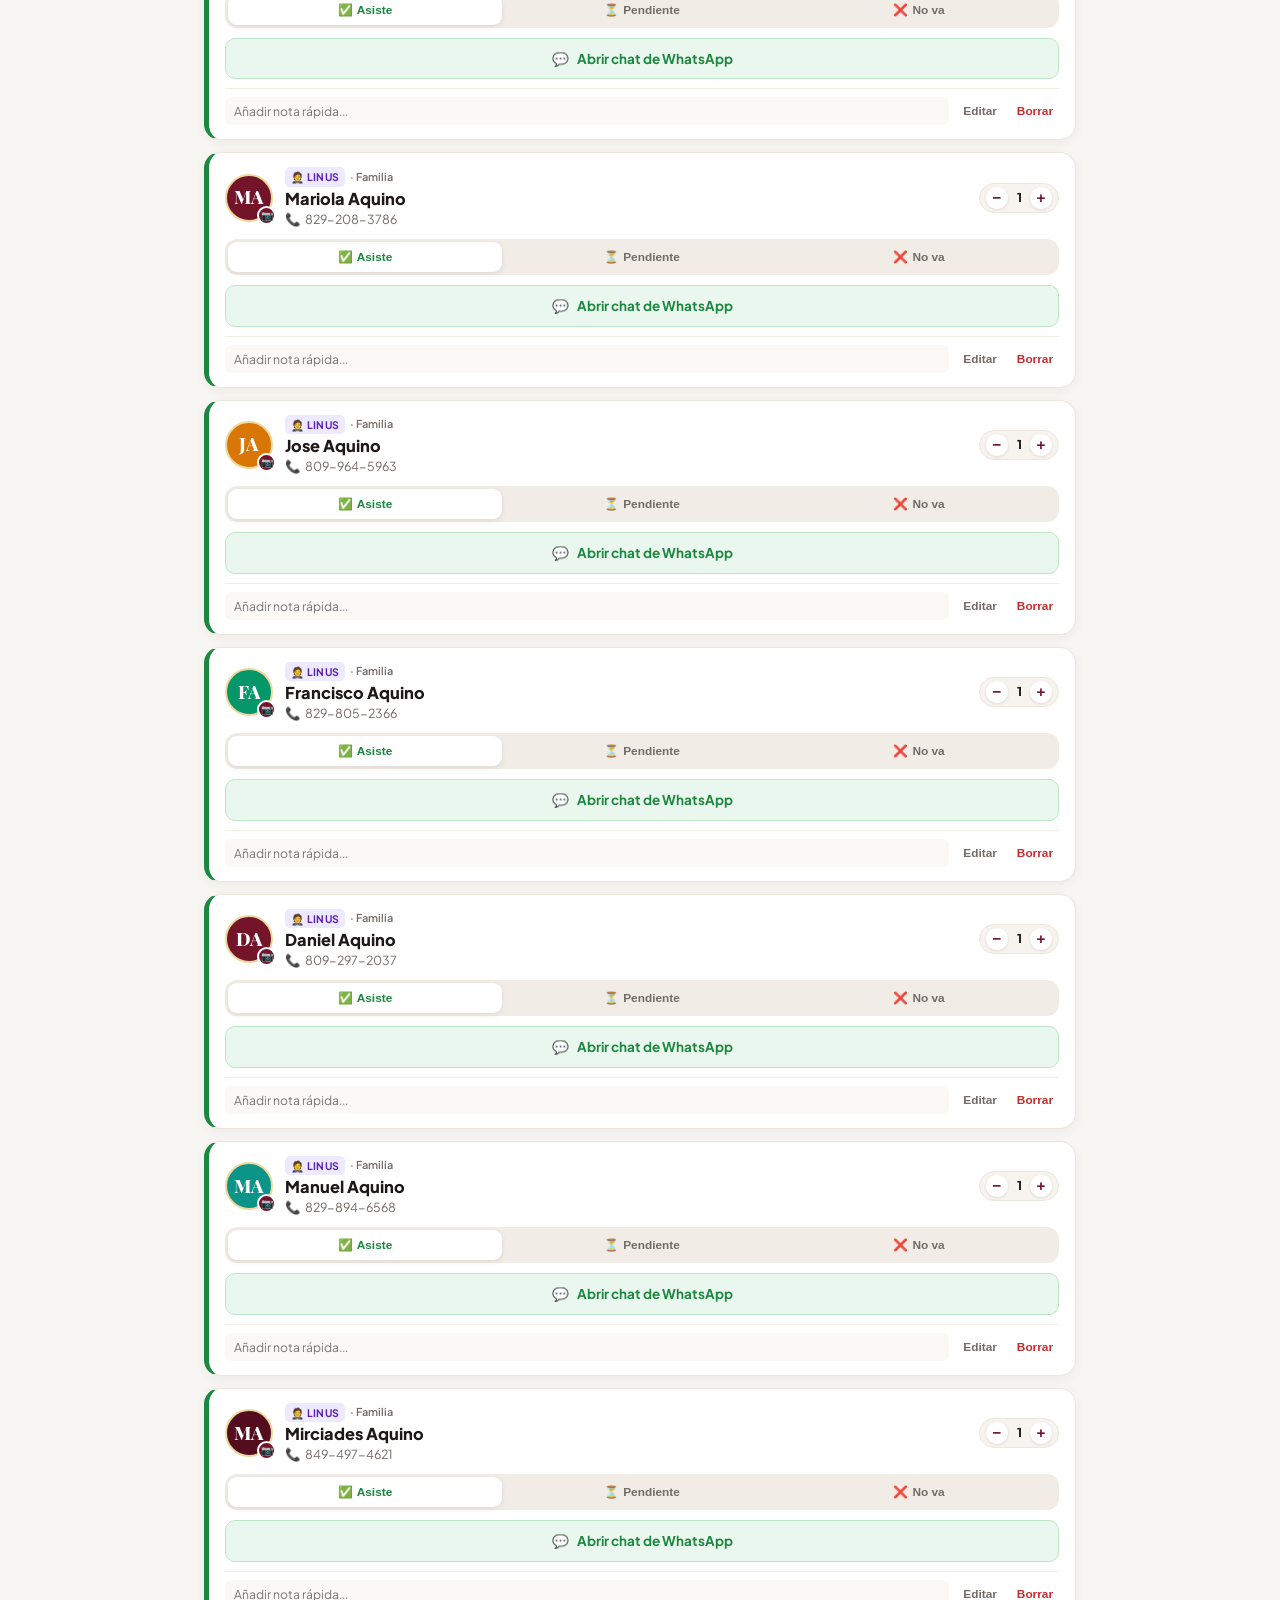
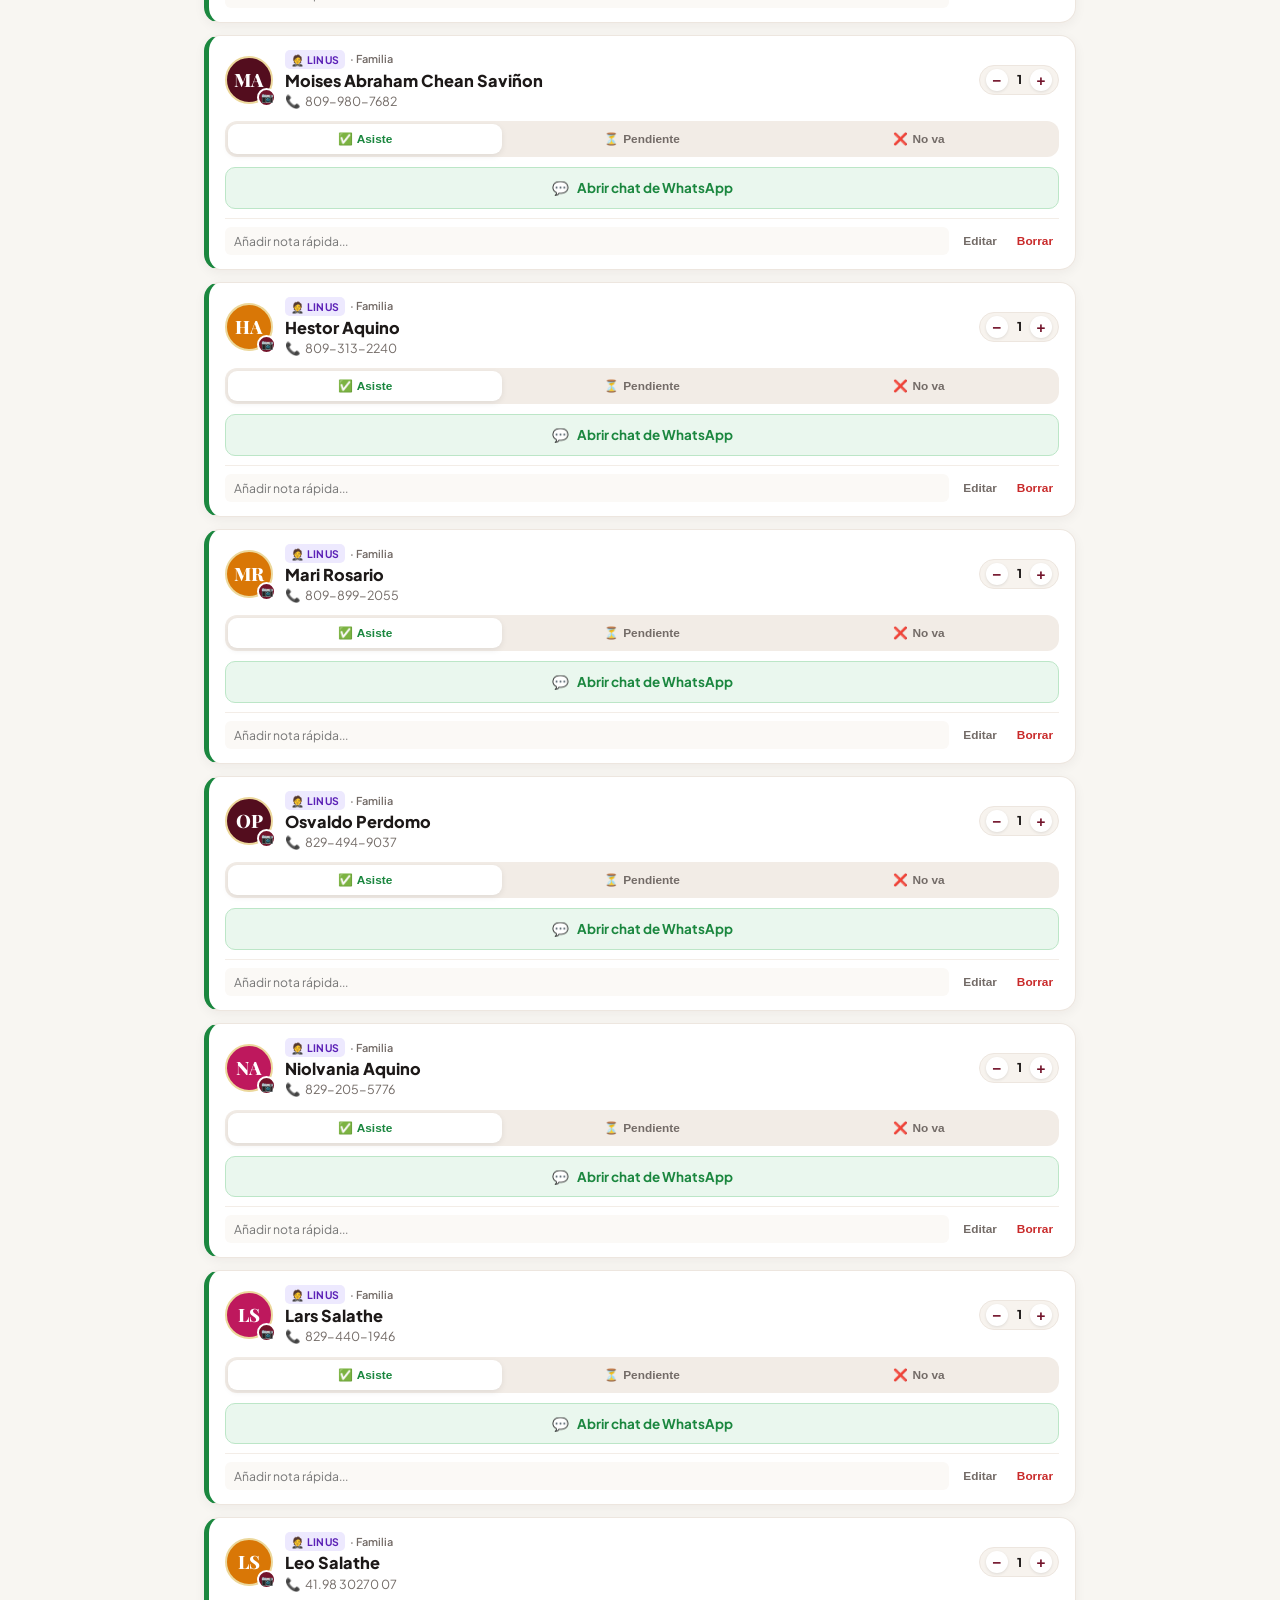
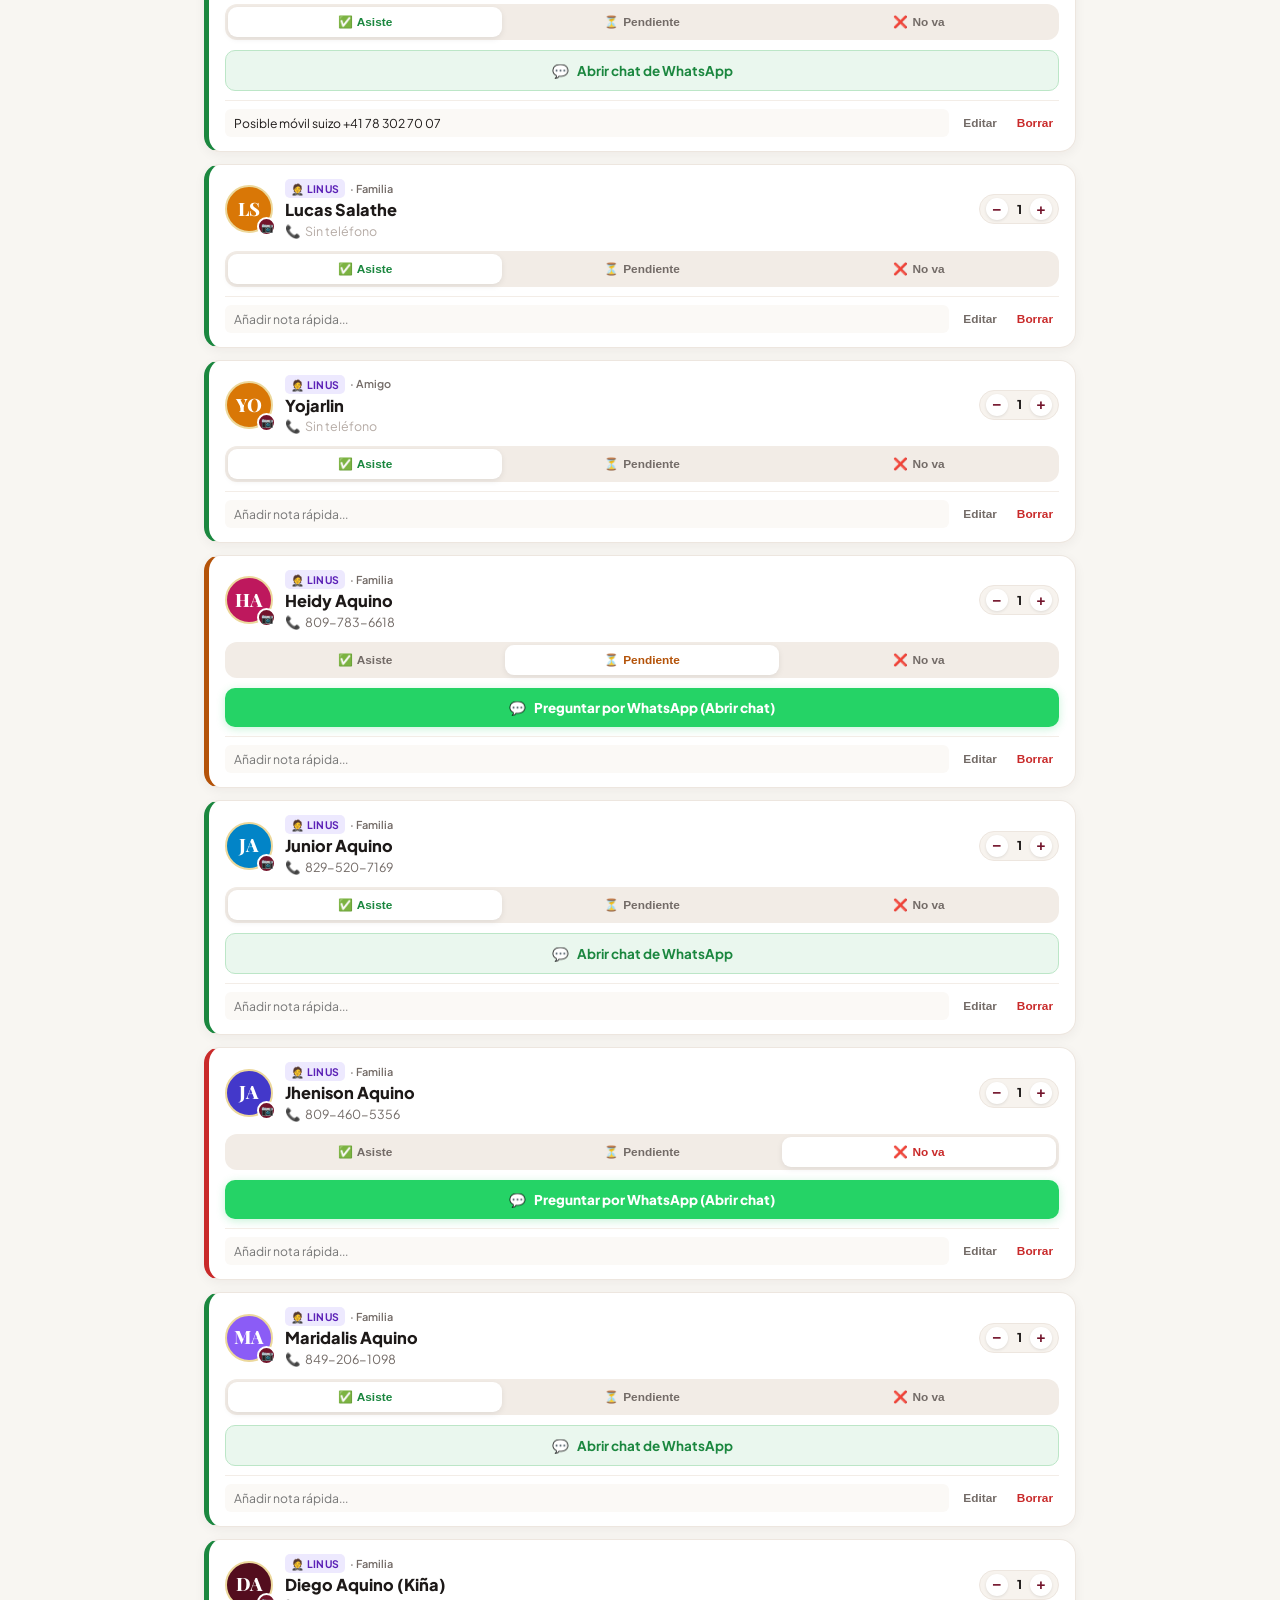
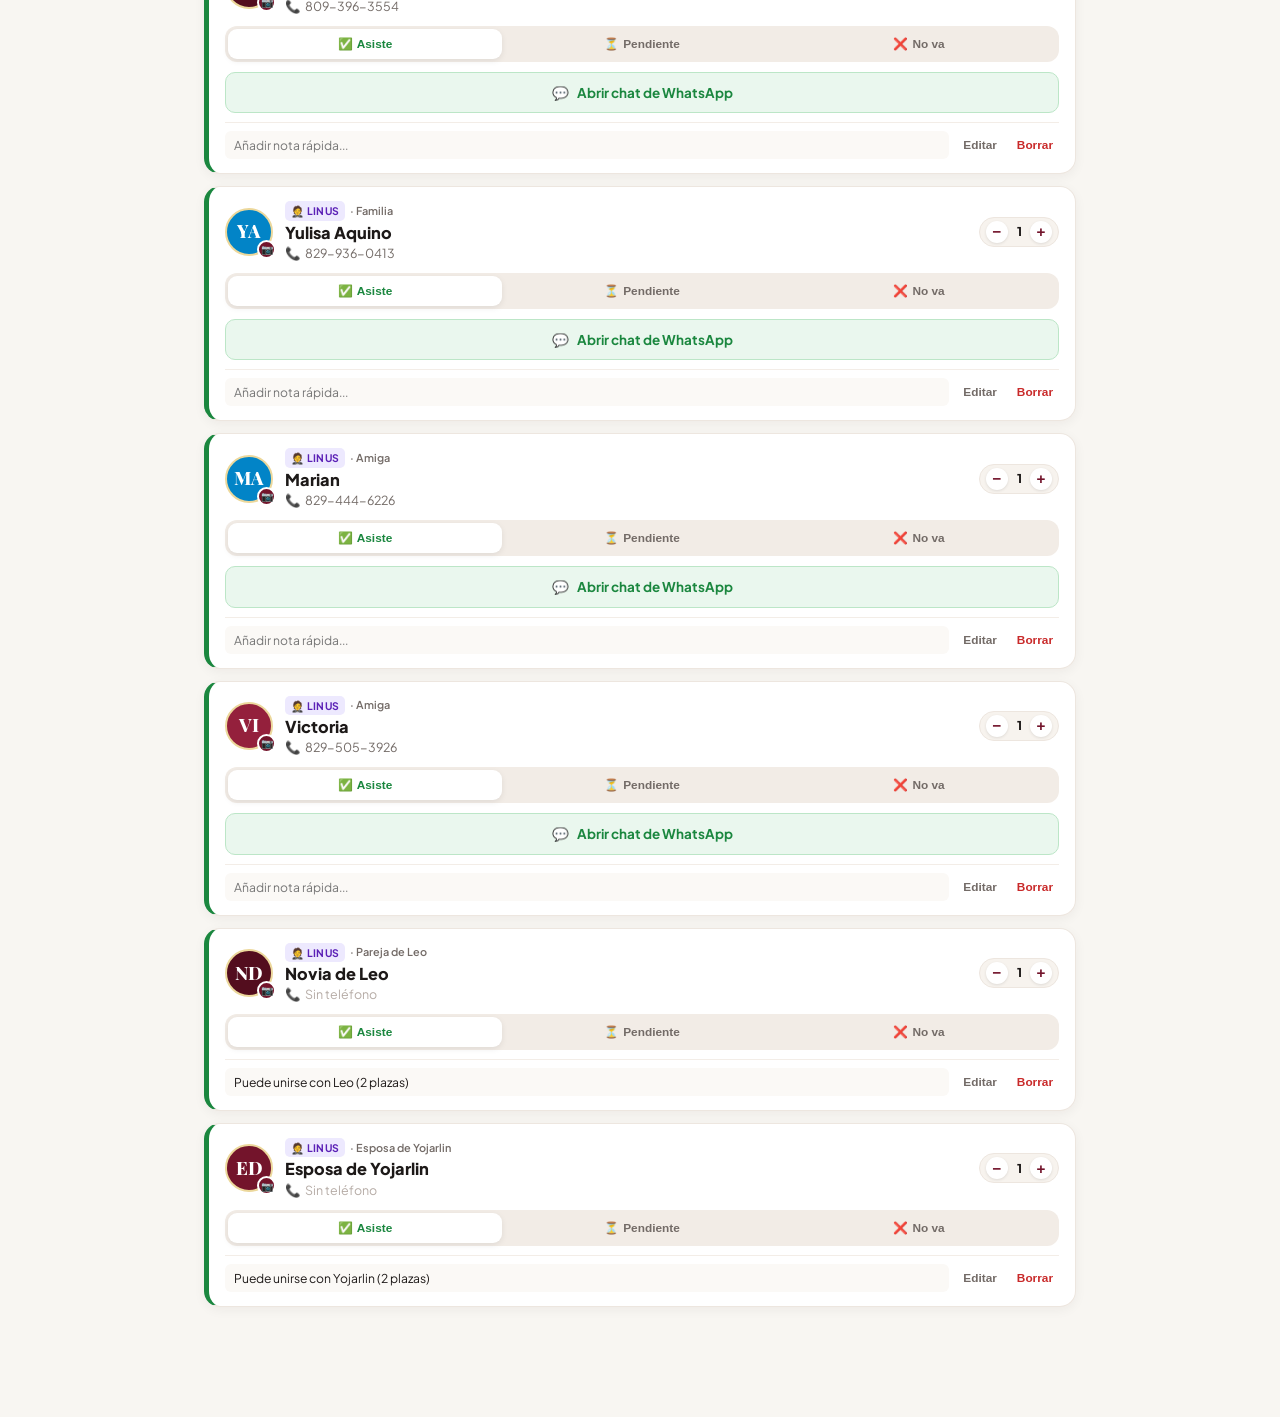
<file: confirmaciones.html>
<!DOCTYPE html>
<html lang="es">
<head>
  <meta charset="UTF-8">
  <meta name="viewport" content="width=device-width, initial-scale=1.0, maximum-scale=1.0, user-scalable=no">
  <meta http-equiv="Cache-Control" content="no-cache, no-store, must-revalidate">
  <meta http-equiv="Pragma" content="no-cache">
  <meta http-equiv="Expires" content="0">
  <title>Asistencia · Linus & Ziara</title>
  <link rel="preconnect" href="https://fonts.googleapis.com">
  <link rel="preconnect" href="https://fonts.gstatic.com" crossorigin>
  <link href="https://fonts.googleapis.com/css2?family=Plus+Jakarta+Sans:wght@400;500;600;700;800&family=Playfair+Display:ital,wght@0,600;0,700;1,500&display=swap" rel="stylesheet">
  <style>
    :root {
      --wine: #73142b;
      --wine-dark: #490a19;
      --wine-subtle: #fcf1f3;
      --gold: #b38b22;
      --gold-light: #fef8e7;
      --bg: #f8f6f2;
      --surface: #ffffff;
      --text: #1d1918;
      --text-muted: #736b67;
      --border: #ede6df;
      --border-subtle: #f3ede7;
      --green: #1b873f;
      --green-bg: #eaf7ee;
      --amber: #b45309;
      --amber-bg: #fff8eb;
      --red: #c92a2a;
      --red-bg: #fdf0f0;
      --wa: #25D366;
      --wa-dark: #128C7E;
      --shadow-card: 0 3px 12px rgba(45, 25, 20, 0.05);
      --radius: 16px;
    }
    * { box-sizing: border-box; margin: 0; padding: 0; -webkit-tap-highlight-color: transparent; }
    body {
      font-family: 'Plus Jakarta Sans', -apple-system, BlinkMacSystemFont, "Segoe UI", Roboto, sans-serif;
      background: var(--bg);
      color: var(--text);
      line-height: 1.45;
      padding-bottom: 110px;
      -webkit-font-smoothing: antialiased;
    }

    /* Top App Bar */
    .app-header {
      background: var(--wine);
      color: #fff;
      padding: 14px 16px;
      position: sticky;
      top: 0;
      z-index: 100;
      box-shadow: 0 4px 18px rgba(73, 10, 25, 0.25);
    }
    .header-row {
      max-width: 900px;
      margin: 0 auto;
      display: flex;
      align-items: center;
      justify-content: space-between;
    }
    .brand-title {
      font-family: 'Playfair Display', Georgia, serif;
      font-size: 1.25rem;
      font-weight: 700;
      letter-spacing: 0.3px;
      display: flex;
      align-items: center;
      gap: 7px;
    }
    .brand-sub {
      font-size: 0.72rem;
      color: #ffd9e2;
      font-family: 'Plus Jakarta Sans', sans-serif;
      font-weight: 500;
    }
    .header-actions {
      display: flex;
      align-items: center;
      gap: 8px;
    }
    .git-status-badge {
      background: rgba(255,255,255,0.15);
      border: 1px solid rgba(255,255,255,0.25);
      color: #fff;
      padding: 5px 11px;
      border-radius: 20px;
      font-size: 0.74rem;
      font-weight: 600;
      cursor: pointer;
      display: inline-flex;
      align-items: center;
      gap: 6px;
      transition: all 0.2s;
    }
    .git-status-badge.connected {
      background: #eaf7ee;
      color: var(--green);
      border-color: #a3e0b5;
    }
    .git-status-badge.saving {
      background: #fef8e7;
      color: var(--amber);
      border-color: #f7df94;
    }
    .pulse-dot {
      width: 7px;
      height: 7px;
      border-radius: 50%;
      background: currentColor;
    }

    /* Main Container */
    .main-wrap {
      max-width: 900px;
      margin: 0 auto;
      padding: 12px 14px 0;
    }

    /* Compact Stat Ribbon */
    .stat-ribbon {
      background: var(--surface);
      border-radius: var(--radius);
      border: 1px solid var(--border);
      box-shadow: var(--shadow-card);
      padding: 12px 14px 10px;
      margin-bottom: 12px;
    }
    .stat-cells {
      display: grid;
      grid-template-columns: repeat(4, 1fr);
      text-align: center;
      gap: 4px;
    }
    .stat-cell .num {
      font-size: 1.35rem;
      font-weight: 800;
      line-height: 1.1;
      font-family: 'Plus Jakarta Sans', sans-serif;
    }
    .stat-cell .lbl {
      font-size: 0.68rem;
      font-weight: 600;
      color: var(--text-muted);
      text-transform: uppercase;
      letter-spacing: 0.3px;
      margin-top: 2px;
    }
    .ribbon-progress {
      height: 5px;
      background: #eee8e2;
      border-radius: 10px;
      overflow: hidden;
      margin-top: 10px;
    }
    .ribbon-progress-fill {
      height: 100%;
      background: linear-gradient(90deg, #1b873f, #25D366);
      width: 0%;
      transition: width 0.4s ease;
    }

    /* Sticky Search & Filter Bar */
    .filter-section {
      display: flex;
      flex-direction: column;
      gap: 10px;
      margin-bottom: 14px;
    }

    /* List Tabs (Ziara / Linus / Todos) */
    .group-pills-bar {
      display: flex;
      background: #eee7e0;
      padding: 3px;
      border-radius: 30px;
      gap: 3px;
    }
    .grp-btn {
      flex: 1;
      border: none;
      background: transparent;
      padding: 8px 6px;
      border-radius: 24px;
      font-size: 0.8rem;
      font-weight: 700;
      color: var(--text-muted);
      cursor: pointer;
      text-align: center;
      transition: all 0.2s;
    }
    .grp-btn.active {
      background: var(--surface);
      color: var(--wine);
      box-shadow: 0 2px 7px rgba(0,0,0,0.08);
    }

    /* Search Box (iOS style) */
    .search-row {
      position: relative;
    }
    .search-row input {
      width: 100%;
      padding: 10px 14px 10px 38px;
      background: var(--surface);
      border: 1px solid var(--border);
      border-radius: 12px;
      font-size: 0.88rem;
      font-family: inherit;
      outline: none;
      box-shadow: var(--shadow-card);
      transition: border-color 0.2s;
    }
    .search-row input:focus { border-color: var(--wine); }
    .search-row svg {
      position: absolute;
      left: 12px;
      top: 50%;
      transform: translateY(-50%);
      width: 17px;
      height: 17px;
      stroke: var(--text-muted);
    }

    /* Status Filters (Swipeable horizontal pills) */
    .status-scroll-bar {
      display: flex;
      gap: 6px;
      overflow-x: auto;
      white-space: nowrap;
      -webkit-overflow-scrolling: touch;
      padding-bottom: 2px;
      scrollbar-width: none;
    }
    .status-scroll-bar::-webkit-scrollbar { display: none; }
    .pill-btn {
      border: 1px solid var(--border);
      background: var(--surface);
      color: var(--text-muted);
      padding: 6px 13px;
      border-radius: 20px;
      font-size: 0.76rem;
      font-weight: 700;
      cursor: pointer;
      transition: all 0.15s;
      flex-shrink: 0;
    }
    .pill-btn.active {
      background: var(--wine);
      color: #fff;
      border-color: var(--wine);
    }

    /* Guest Cards List */
    .guests-list {
      display: flex;
      flex-direction: column;
      gap: 12px;
    }
    .guest-card {
      background: var(--surface);
      border-radius: var(--radius);
      border: 1px solid var(--border);
      box-shadow: var(--shadow-card);
      padding: 14px 16px;
      position: relative;
      transition: all 0.2s;
      border-left: 5px solid #d9d2cb;
    }
    .guest-card.confirmed { border-left-color: var(--green); }
    .guest-card.pending { border-left-color: var(--amber); }
    .guest-card.declined { border-left-color: var(--red); }

    /* Top row inside card */
    .card-top {
      display: flex;
      align-items: center;
      gap: 12px;
    }
    .avatar-box {
      position: relative;
      flex-shrink: 0;
      cursor: pointer;
    }
    .avatar-img {
      width: 48px;
      height: 48px;
      border-radius: 50%;
      object-fit: cover;
      display: block;
      border: 2px solid #ecd89c;
    }
    .avatar-mono {
      width: 48px;
      height: 48px;
      border-radius: 50%;
      color: #fff;
      display: flex;
      align-items: center;
      justify-content: center;
      font-weight: 800;
      font-size: 1.15rem;
      font-family: 'Playfair Display', Georgia, serif;
      border: 2px solid #ecd89c;
    }
    .avatar-cam-badge {
      position: absolute;
      bottom: -3px;
      right: -3px;
      background: var(--wine);
      color: #fff;
      width: 19px;
      height: 19px;
      border-radius: 50%;
      display: flex;
      align-items: center;
      justify-content: center;
      font-size: 0.62rem;
      border: 2px solid #fff;
    }

    .card-info {
      flex: 1;
      min-width: 0;
    }
    .card-meta-line {
      display: flex;
      align-items: center;
      gap: 5px;
      margin-bottom: 2px;
      flex-wrap: wrap;
    }
    .tag-chip {
      font-size: 0.65rem;
      font-weight: 700;
      padding: 2px 6px;
      border-radius: 5px;
      text-transform: uppercase;
      letter-spacing: 0.3px;
    }
    .tag-chip.ziara { background: #fce7f3; color: #9d174d; }
    .tag-chip.linus { background: #ede9fe; color: #5b21b6; }
    .tag-rel {
      font-size: 0.68rem;
      color: var(--text-muted);
      font-weight: 600;
    }
    .card-name {
      font-size: 1.02rem;
      font-weight: 800;
      color: var(--text);
      line-height: 1.25;
      word-break: break-word;
    }
    .card-phone-txt {
      font-size: 0.78rem;
      color: var(--text-muted);
      display: flex;
      align-items: center;
      gap: 4px;
      margin-top: 1px;
    }
    .card-phone-txt a {
      color: var(--text-muted);
      text-decoration: none;
    }

    /* Plazas Stepper */
    .plazas-pill {
      display: flex;
      align-items: center;
      gap: 4px;
      background: #f7f3ee;
      padding: 3px 6px;
      border-radius: 20px;
      flex-shrink: 0;
      border: 1px solid var(--border);
    }
    .plazas-btn {
      border: none;
      background: #fff;
      width: 22px;
      height: 22px;
      border-radius: 50%;
      font-weight: 800;
      font-size: 0.95rem;
      color: var(--wine);
      cursor: pointer;
      display: flex;
      align-items: center;
      justify-content: center;
      box-shadow: 0 1px 3px rgba(0,0,0,0.1);
    }
    .plazas-val {
      font-size: 0.76rem;
      font-weight: 800;
      color: var(--text);
      min-width: 14px;
      text-align: center;
    }

    /* Segmented Control for Attendance */
    .segmented-rsvp {
      display: grid;
      grid-template-columns: 1fr 1fr 1fr;
      background: #f2ece6;
      border-radius: 12px;
      padding: 3px;
      gap: 3px;
      margin-top: 11px;
    }
    .seg-btn {
      border: none;
      background: transparent;
      padding: 8px 4px;
      border-radius: 9px;
      font-size: 0.74rem;
      font-weight: 700;
      cursor: pointer;
      color: var(--text-muted);
      display: flex;
      align-items: center;
      justify-content: center;
      gap: 4px;
      transition: all 0.18s;
      white-space: nowrap;
    }
    .seg-btn.active.confirmed {
      background: var(--surface);
      color: var(--green);
      box-shadow: 0 2px 6px rgba(0,0,0,0.08);
      font-weight: 800;
    }
    .seg-btn.active.pending {
      background: var(--surface);
      color: var(--amber);
      box-shadow: 0 2px 6px rgba(0,0,0,0.08);
      font-weight: 800;
    }
    .seg-btn.active.declined {
      background: var(--surface);
      color: var(--red);
      box-shadow: 0 2px 6px rgba(0,0,0,0.08);
      font-weight: 800;
    }

    /* WhatsApp Button (Clean & Modern) */
    .wa-button-row {
      margin-top: 10px;
    }
    .btn-wa-direct {
      width: 100%;
      background: var(--wa);
      color: #fff;
      border: none;
      padding: 10px 14px;
      border-radius: 10px;
      font-size: 0.84rem;
      font-weight: 800;
      text-decoration: none;
      display: flex;
      align-items: center;
      justify-content: center;
      gap: 8px;
      cursor: pointer;
      box-shadow: 0 2px 8px rgba(37, 211, 102, 0.25);
      transition: all 0.18s;
    }
    .btn-wa-direct:active {
      background: var(--wa-dark);
      transform: scale(0.98);
    }
    .btn-wa-direct.confirmed-style {
      background: #eaf7ee;
      color: var(--green);
      border: 1px solid #bce6c7;
      box-shadow: none;
      font-weight: 700;
    }

    /* Note & Options Row */
    .card-footer-row {
      display: flex;
      align-items: center;
      justify-content: space-between;
      gap: 8px;
      margin-top: 9px;
      padding-top: 8px;
      border-top: 1px solid var(--border-subtle);
    }
    .inline-note-input {
      flex: 1;
      border: none;
      background: #fbf9f6;
      border-radius: 6px;
      padding: 6px 9px;
      font-size: 0.76rem;
      font-family: inherit;
      color: var(--text);
      outline: none;
    }
    .inline-note-input:focus { background: #fff; box-shadow: 0 0 0 1px var(--wine); }
    .btn-subtle-act {
      border: none;
      background: transparent;
      font-size: 0.74rem;
      font-weight: 700;
      color: var(--text-muted);
      cursor: pointer;
      padding: 4px 6px;
      border-radius: 5px;
    }
    .btn-subtle-act:active { background: #f0e9e2; color: var(--wine); }

    /* Floating Add Button for Mobile */
    .fab-add {
      position: fixed;
      bottom: 22px;
      right: 20px;
      background: var(--wine);
      color: #fff;
      border: none;
      width: 56px;
      height: 56px;
      border-radius: 50%;
      display: flex;
      align-items: center;
      justify-content: center;
      font-size: 1.6rem;
      box-shadow: 0 6px 20px rgba(115, 20, 43, 0.4);
      cursor: pointer;
      z-index: 90;
      transition: all 0.2s;
    }
    .fab-add:active { transform: scale(0.92); background: var(--wine-dark); }

    /* Modals (Clean iOS bottom sheet on mobile, centered on desktop) */
    .modal-overlay {
      position: fixed;
      top: 0; left: 0; right: 0; bottom: 0;
      background: rgba(0,0,0,0.6);
      backdrop-filter: blur(4px);
      display: none;
      align-items: flex-end;
      justify-content: center;
      z-index: 1000;
      padding: 0;
    }
    .modal-overlay.open { display: flex; }
    .modal-card {
      background: #fff;
      width: 100%;
      max-width: 540px;
      border-radius: 24px 24px 0 0;
      max-height: 90vh;
      overflow-y: auto;
      padding: 22px 20px 30px;
      box-shadow: 0 -8px 30px rgba(0,0,0,0.25);
      position: relative;
      animation: slideUp 0.25s cubic-bezier(0.16, 1, 0.3, 1);
    }
    @keyframes slideUp {
      from { transform: translateY(100%); }
      to { transform: translateY(0); }
    }
    @media (min-width: 600px) {
      .modal-overlay { align-items: center; padding: 20px; }
      .modal-card { border-radius: 20px; animation: fadeIn 0.2s ease; }
      @keyframes fadeIn { from { opacity: 0; transform: scale(0.96); } to { opacity: 1; transform: scale(1); } }
    }
    .modal-handle {
      width: 38px;
      height: 4px;
      background: #ddd;
      border-radius: 4px;
      margin: 0 auto 14px;
    }
    .modal-head {
      display: flex;
      justify-content: space-between;
      align-items: center;
      margin-bottom: 14px;
    }
    .modal-title {
      font-size: 1.25rem;
      font-weight: 800;
      color: var(--wine);
    }
    .btn-m-close {
      border: none;
      background: #f1ece7;
      width: 30px;
      height: 30px;
      border-radius: 50%;
      font-size: 1.2rem;
      cursor: pointer;
      display: flex;
      align-items: center;
      justify-content: center;
    }

    .form-item {
      display: flex;
      flex-direction: column;
      gap: 5px;
      margin-bottom: 12px;
    }
    .form-item label {
      font-size: 0.78rem;
      font-weight: 700;
      color: var(--text);
    }
    .form-input {
      border: 1.5px solid var(--border);
      border-radius: 10px;
      padding: 10px 12px;
      font-size: 0.9rem;
      font-family: inherit;
      outline: none;
    }
    .form-input:focus { border-color: var(--wine); }
    .form-2col {
      display: grid;
      grid-template-columns: 1fr 1fr;
      gap: 10px;
    }
    .btn-save-act {
      width: 100%;
      background: var(--wine);
      color: #fff;
      border: none;
      padding: 13px;
      border-radius: 12px;
      font-size: 0.92rem;
      font-weight: 800;
      cursor: pointer;
      margin-top: 14px;
    }

    /* Toast */
    .toast {
      position: fixed;
      bottom: 84px;
      left: 50%;
      transform: translateX(-50%) translateY(100px);
      background: #1f1a18;
      color: #fff;
      padding: 10px 18px;
      border-radius: 30px;
      font-size: 0.82rem;
      font-weight: 700;
      box-shadow: 0 8px 24px rgba(0,0,0,0.3);
      transition: transform 0.25s cubic-bezier(0.175, 0.885, 0.32, 1.275);
      z-index: 2000;
      white-space: nowrap;
    }
    .toast.show { transform: translateX(-50%) translateY(0); }
    #filePicker { display: none; }
  </style>
</head>
<body>

<header class="app-header">
  <div class="header-row">
    <div>
      <div class="brand-title">💍 Linus & Ziara</div>
      <div class="brand-sub">Control de Asistencia · Boda 2026</div>
    </div>
    <div class="header-actions">
      <div class="git-status-badge" id="gitSyncBadge" onclick="handleGitBadgeClick()">
        <span class="pulse-dot"></span>
        <span id="gitSyncText">Conectar Git</span>
      </div>
    </div>
  </div>
</header>

<div class="main-wrap">
  <!-- Ribbon Stats -->
  <div class="stat-ribbon">
    <div class="stat-cells">
      <div class="stat-cell">
        <div class="num" id="ribbonPlazas">54</div>
        <div class="lbl">Plazas</div>
      </div>
      <div class="stat-cell" style="color: var(--green);">
        <div class="num" id="ribbonConfirmed">0</div>
        <div class="lbl">Asisten</div>
      </div>
      <div class="stat-cell" style="color: var(--amber);">
        <div class="num" id="ribbonPending">54</div>
        <div class="lbl">Pendientes</div>
      </div>
      <div class="stat-cell" style="color: var(--red);">
        <div class="num" id="ribbonDeclined">0</div>
        <div class="lbl">No van</div>
      </div>
    </div>
    <div class="ribbon-progress">
      <div class="ribbon-progress-fill" id="ribbonProgressFill"></div>
    </div>
  </div>

  <!-- Filters -->
  <div class="filter-section">
    <!-- List Switcher -->
    <div class="group-pills-bar">
      <button class="grp-btn active" data-grp="all" onclick="selectGroup('all')">💍 Todos (<span id="cntAll">53</span>)</button>
      <button class="grp-btn" data-grp="ziara" onclick="selectGroup('ziara')">🌸 Ziara (<span id="cntZiara">23</span>)</button>
      <button class="grp-btn" data-grp="linus" onclick="selectGroup('linus')">🤵 Linus (<span id="cntLinus">30</span>)</button>
    </div>

    <!-- Search Input -->
    <div class="search-row">
      <svg viewBox="0 0 24 24" fill="none" stroke="currentColor" stroke-width="2.5"><circle cx="11" cy="11" r="8"/><path d="M21 21l-4.35-4.35"/></svg>
      <input type="text" id="searchInput" placeholder="Buscar por nombre o teléfono..." oninput="handleSearch()">
    </div>

    <!-- Status Tabs -->
    <div class="status-scroll-bar">
      <button class="pill-btn active" data-st="all" onclick="selectStatus('all')">Todos (<span id="cntStAll">53</span>)</button>
      <button class="pill-btn" data-st="confirmed" onclick="selectStatus('confirmed')">✅ Confirmados (<span id="cntStConf">0</span>)</button>
      <button class="pill-btn" data-st="pending" onclick="selectStatus('pending')">⏳ Pendientes (<span id="cntStPend">53</span>)</button>
      <button class="pill-btn" data-st="declined" onclick="selectStatus('declined')">❌ No asistirán (<span id="cntStDecl">0</span>)</button>
    </div>
  </div>

  <!-- Cards List -->
  <div class="guests-list" id="cardsList">
    <!-- Injected by JavaScript -->
  </div>
</div>

<!-- Floating Action Button -->
<button class="fab-add" onclick="openAddModal()" title="Agregar nuevo invitado">＋</button>

<!-- Modal: Add or Edit Guest -->
<div class="modal-overlay" id="editModal" onclick="closeOverlay(event, 'editModal')">
  <div class="modal-card">
    <div class="modal-handle"></div>
    <div class="modal-head">
      <h3 class="modal-title" id="modalTitle">Agregar Invitado</h3>
      <button class="btn-m-close" onclick="closeModal('editModal')">&times;</button>
    </div>

    <form onsubmit="saveGuestForm(event)">
      <input type="hidden" id="editGuestId">

      <div class="form-item">
        <label>Nombre del invitado / pareja *</label>
        <input type="text" id="mName" class="form-input" required placeholder="Ej: Diana Vallejo">
      </div>

      <div class="form-2col">
        <div class="form-item">
          <label>Teléfono (WhatsApp)</label>
          <input type="tel" id="mPhone" class="form-input" placeholder="Ej: 829-327-9472">
        </div>
        <div class="form-item">
          <label>Plazas</label>
          <input type="number" id="mPersonas" class="form-input" min="1" max="20" value="1" required>
        </div>
      </div>

      <div class="form-2col">
        <div class="form-item">
          <label>Lista</label>
          <select id="mGroup" class="form-input">
            <option value="ziara">🌸 Lista de Ziara</option>
            <option value="linus">🤵 Lista de Linus</option>
          </select>
        </div>
        <div class="form-item">
          <label>Relación</label>
          <input type="text" id="mRelation" class="form-input" placeholder="Familia, Amigo...">
        </div>
      </div>

      <div class="form-item">
        <label>Foto de perfil</label>
        <div style="display:flex; align-items:center; gap:10px;">
          <div id="mPhotoPrev" style="width:48px; height:48px; border-radius:50%; background:#eee; display:flex; align-items:center; justify-content:center; overflow:hidden; font-size:1.2rem;">📷</div>
          <button type="button" class="pill-btn" onclick="triggerPhotoPick('modal')">📁 Elegir / Tomar foto</button>
          <button type="button" class="btn-subtle-act" id="btnDelPhoto" style="display:none; color:var(--red);" onclick="delFormPhoto()">Quitar</button>
        </div>
        <input type="hidden" id="mPhotoData">
      </div>

      <div class="form-item">
        <label>Nota rápida</label>
        <input type="text" id="mNotes" class="form-input" placeholder="Comentarios, acompañantes...">
      </div>

      <button type="submit" class="btn-save-act">Guardar Invitado</button>
    </form>
  </div>
</div>

<!-- Modal: Git Auto-Sync Config -->
<div class="modal-overlay" id="gitModal" onclick="closeOverlay(event, 'gitModal')">
  <div class="modal-card">
    <div class="modal-handle"></div>
    <div class="modal-head">
      <h3 class="modal-title">Sincronización con Git</h3>
      <button class="btn-m-close" onclick="closeModal('gitModal')">&times;</button>
    </div>

    <!-- Active Connected State -->
    <div id="gitConnectedBox" style="display:none; background:rgba(46,125,50,0.08); border:1px solid rgba(46,125,50,0.25); border-radius:12px; padding:14px; margin-bottom:14px;">
      <div style="color:#2e7d32; font-weight:700; font-size:0.92rem; display:flex; align-items:center; gap:8px;">
        <span>✅ Conectado a Git con éxito</span>
      </div>
      <p style="font-size:0.78rem; color:var(--text); margin:6px 0 12px; line-height:1.4;">
        Cada confirmación o cambio se guarda <b>automáticamente y en tiempo real</b> en tu repositorio de GitHub. Linus y Ziara siempre ven los mismos datos actualizados.
      </p>
      <div style="display:flex; gap:8px; flex-wrap:wrap;">
        <button type="button" class="btn-save-act" onclick="fetchFromGit(true)" style="flex:1; margin:0; padding:9px 12px; font-size:0.78rem;">🔄 Sincronizar Ahora</button>
        <button type="button" onclick="disconnectGit()" style="background:#fff; color:var(--red); border:1px solid #ffcdd2; padding:9px 12px; border-radius:10px; font-size:0.78rem; font-weight:600; cursor:pointer;">Desconectar</button>
      </div>
    </div>

    <!-- Connect Form (when not connected) -->
    <div id="gitConnectForm">
      <p style="font-size:0.84rem; color:var(--text-muted); margin-bottom:12px;">
        Conecta tu Token de GitHub para que cada vez que tú o Ziara marquen a alguien como <b>Confirmado</b>, se guarde <b>automáticamente en el Git</b> en tiempo real sin tener que mandar códigos.
      </p>

      <div class="form-item">
        <label>Token de GitHub (Personal Access Token):</label>
        <input type="password" id="gitTokenInput" class="form-input" placeholder="ghp_xxxxxxxxxxxx...">
        <small style="font-size:0.72rem; color:var(--text-muted); margin-top:3px;">
          👉 <a href="https://github.com/settings/tokens/new?description=Boda-Linus-Ziara-Sync&scopes=repo" target="_blank" style="color:var(--wine); font-weight:700;">Haz clic aquí para crear tu token en GitHub</a> (marca la casilla <b>repo</b> y pulsa Generar).
        </small>
      </div>

      <button type="button" class="btn-save-act" onclick="saveGitToken()" style="margin-top:4px;">🔐 Conectar y Guardar en Git</button>
    </div>

    <div id="ziaraShareSection" style="margin-top:16px; padding-top:14px; border-top:1px solid var(--border); display:none;">
      <label style="font-size:0.82rem; font-weight:700; color:var(--wine);">📲 Enlace para el celular de Ziara:</label>
      <p style="font-size:0.75rem; color:var(--text-muted); margin:4px 0 10px; line-height:1.4;">
        Envíale este enlace por WhatsApp a Ziara. Al tocarlo en su celular, quedará conectada a Git automáticamente sin tener que configurar nada.
      </p>
      <button type="button" class="btn-wa-direct" onclick="copyZiaraLink()" style="width:100%; justify-content:center;">
        <span>💬 Copiar enlace directo para Ziara</span>
      </button>
    </div>
  </div>
</div>

<input type="file" id="filePicker" accept="image/*" onchange="fileSelected(event)">
<div class="toast" id="toastMsg">Operación exitosa</div>

<script>
const INITIAL_DATA = [{"id": 101, "list_num": "1", "name": "Zairys Ortiz", "greeting": "Zairys", "phone": "", "wa": "", "personas": 1, "group": "ziara", "relation": "Familia", "status": "confirmed", "notes": "", "photo": ""}, {"id": 102, "list_num": "2", "name": "Ziarys Franco", "greeting": "Ziarys", "phone": "+1 (829) 327-9472", "wa": "18293279472", "personas": 1, "group": "ziara", "relation": "Familia", "status": "confirmed", "notes": "", "photo": ""}, {"id": 103, "list_num": "3", "name": "Miguel Franco (Hermano)", "greeting": "Miguel", "phone": "+1 (809) 820-7547", "wa": "18098207547", "personas": 1, "group": "ziara", "relation": "Hermano", "status": "confirmed", "notes": "", "photo": ""}, {"id": 104, "list_num": "4", "name": "Miguel Franco", "greeting": "Miguel", "phone": "+1 (849) 861-7424", "wa": "18498617424", "personas": 1, "group": "ziara", "relation": "Familia", "status": "pending", "notes": "", "photo": ""}, {"id": 105, "list_num": "5", "name": "Yanela Ortiz", "greeting": "Yanela", "phone": "", "wa": "", "personas": 1, "group": "ziara", "relation": "Familia", "status": "pending", "notes": "", "photo": ""}, {"id": 106, "list_num": "6", "name": "Angela Ortiz", "greeting": "Angela", "phone": "+1 (849) 431-4493", "wa": "18494314493", "personas": 1, "group": "ziara", "relation": "Familia", "status": "pending", "notes": "", "photo": ""}, {"id": 107, "list_num": "7", "name": "Saul Ortiz", "greeting": "Saul", "phone": "+1 (809) 250-9989", "wa": "18092509989", "personas": 1, "group": "ziara", "relation": "Familia", "status": "pending", "notes": "", "photo": ""}, {"id": 108, "list_num": "8", "name": "Jonny Franco (Tío)", "greeting": "Jonny", "link_name": "Jonny Franco", "phone": "+1 (829) 440-9174", "wa": "18294409174", "personas": 1, "group": "ziara", "relation": "Tío", "status": "pending", "notes": "Comparte teléfono con Jonny Franco primo", "photo": ""}, {"id": 109, "list_num": "9", "name": "Jonny Franco (Primo)", "greeting": "Jonny", "link_name": "Jonny Franco", "phone": "+1 (829) 440-9174", "wa": "18294409174", "personas": 1, "group": "ziara", "relation": "Primo", "status": "pending", "notes": "Comparte teléfono con Jonny Franco tío", "photo": ""}, {"id": 110, "list_num": "10", "name": "Dineidi Moreno", "greeting": "Dineidi", "phone": "+1 (829) 262-3338", "wa": "18292623338", "personas": 1, "group": "ziara", "relation": "Familia", "status": "pending", "notes": "Comparte teléfono con Dircia Moreno", "photo": ""}, {"id": 111, "list_num": "11", "name": "Dircia Moreno", "greeting": "Dircia", "phone": "+1 (829) 262-3338", "wa": "18292623338", "personas": 1, "group": "ziara", "relation": "Familia", "status": "pending", "notes": "Comparte teléfono con Dineidi Moreno", "photo": ""}, {"id": 112, "list_num": "12", "name": "Diana Vallejo (Carola)", "greeting": "Diana", "link_name": "Diana Vallejo", "phone": "+1 (829) 722-4935", "wa": "18297224935", "personas": 1, "group": "ziara", "relation": "Amiga", "status": "pending", "notes": "", "photo": ""}, {"id": 113, "list_num": "13-14", "name": "Ana Olivares y esposo", "greeting": "Ana", "link_name": "Ana Olivares y esposo", "phone": "+1 (809) 940-1441", "wa": "18099401441", "personas": 2, "group": "ziara", "relation": "Pareja (13 y 14)", "status": "pending", "notes": "Plazas reservadas: 2 personas", "photo": ""}, {"id": 115, "list_num": "15", "name": "Anthony Hernandez", "greeting": "Anthony", "phone": "+1 (829) 722-3674", "wa": "18297223674", "personas": 1, "group": "ziara", "relation": "Amigo", "status": "pending", "notes": "", "photo": ""}, {"id": 116, "list_num": "16", "name": "Vanessa Gutierrez", "greeting": "Vanessa", "phone": "+1 (809) 866-9902", "wa": "18098669902", "personas": 1, "group": "ziara", "relation": "Amiga", "status": "pending", "notes": "", "photo": ""}, {"id": 117, "list_num": "17", "name": "Lia Custodio", "greeting": "Lia", "phone": "+1 (809) 868-5984", "wa": "18098685984", "personas": 1, "group": "ziara", "relation": "Amiga", "status": "pending", "notes": "", "photo": ""}, {"id": 118, "list_num": "18", "name": "Lory Encarnación", "greeting": "Lory", "phone": "+1 (829) 722-2966", "wa": "18297222966", "personas": 1, "group": "ziara", "relation": "Amiga", "status": "pending", "notes": "", "photo": ""}, {"id": 119, "list_num": "19", "name": "Jeniffer Sierra", "greeting": "Jeniffer", "phone": "+1 (809) 470-2708", "wa": "18094702708", "personas": 1, "group": "ziara", "relation": "Amiga", "status": "pending", "notes": "", "photo": ""}, {"id": 120, "list_num": "20", "name": "Ysmeilin Dipré", "greeting": "Ysmeilin", "phone": "+1 (809) 322-0084", "wa": "18093220084", "personas": 1, "group": "ziara", "relation": "Amiga", "status": "pending", "notes": "", "photo": ""}, {"id": 121, "list_num": "21", "name": "Yokeini Guzman", "greeting": "Yokeini", "phone": "+1 (829) 828-6962", "wa": "18298286962", "personas": 1, "group": "ziara", "relation": "Amiga", "status": "pending", "notes": "", "photo": ""}, {"id": 122, "list_num": "22", "name": "Maria Bautista", "greeting": "Maria", "phone": "", "wa": "", "personas": 1, "group": "ziara", "relation": "Amiga", "status": "pending", "notes": "", "photo": ""}, {"id": 123, "list_num": "23", "name": "Zaima", "greeting": "Zaima", "phone": "+1 (224) 247-7118", "wa": "12242477118", "personas": 1, "group": "ziara", "relation": "Amiga (EE. UU.)", "status": "pending", "notes": "", "photo": ""}, {"id": 124, "list_num": "24", "name": "Neidy Reyes", "greeting": "Neidy", "phone": "+1 (829) 382-0611", "wa": "18293820611", "personas": 1, "group": "ziara", "relation": "Amiga", "status": "pending", "notes": "", "photo": ""}, {"id": 1, "list_num": "1", "name": "Moreno Aquino", "greeting": "Moreno", "phone": "809-714-1816", "wa": "18097141816", "personas": 1, "group": "linus", "relation": "Familia", "status": "pending", "notes": "", "photo": ""}, {"id": 2, "list_num": "2", "name": "Guarin Aquino", "greeting": "Guarin", "phone": "829-684-8921", "wa": "18296848921", "personas": 1, "group": "linus", "relation": "Familia", "status": "pending", "notes": "", "photo": ""}, {"id": 3, "list_num": "3", "name": "Daty Nidian Aquino", "greeting": "Daty Nidian", "phone": "829-358-4005", "wa": "18293584005", "personas": 1, "group": "linus", "relation": "Familia", "status": "pending", "notes": "", "photo": ""}, {"id": 4, "list_num": "4", "name": "Caco Aquino / Luis Alexander", "greeting": "Caco", "link_name": "Luis Alexander Aquino", "phone": "829-425-3775", "wa": "18294253775", "personas": 1, "group": "linus", "relation": "Familia", "status": "pending", "notes": "", "photo": ""}, {"id": 5, "list_num": "5", "name": "Ciprian Aquino", "greeting": "Ciprian", "phone": "849-316-3405", "wa": "18493163405", "personas": 1, "group": "linus", "relation": "Familia", "status": "pending", "notes": "", "photo": ""}, {"id": 6, "list_num": "6", "name": "Mariola Aquino", "greeting": "Mariola", "phone": "829-208-3786", "wa": "18292083786", "personas": 1, "group": "linus", "relation": "Familia", "status": "pending", "notes": "", "photo": ""}, {"id": 7, "list_num": "7", "name": "Jose Aquino", "greeting": "Jose", "phone": "809-964-5963", "wa": "18099645963", "personas": 1, "group": "linus", "relation": "Familia", "status": "pending", "notes": "", "photo": ""}, {"id": 8, "list_num": "8", "name": "Francisco Aquino", "greeting": "Francisco", "phone": "829-805-2366", "wa": "18298052366", "personas": 1, "group": "linus", "relation": "Familia", "status": "pending", "notes": "", "photo": ""}, {"id": 9, "list_num": "9", "name": "Daniel Aquino", "greeting": "Daniel", "phone": "809-297-2037", "wa": "18092972037", "personas": 1, "group": "linus", "relation": "Familia", "status": "pending", "notes": "", "photo": ""}, {"id": 10, "list_num": "10", "name": "Manuel Aquino", "greeting": "Manuel", "phone": "829-894-6568", "wa": "18298946568", "personas": 1, "group": "linus", "relation": "Familia", "status": "pending", "notes": "", "photo": ""}, {"id": 11, "list_num": "11", "name": "Mirciades Aquino", "greeting": "Mirciades", "phone": "849-497-4621", "wa": "18494974621", "personas": 1, "group": "linus", "relation": "Familia", "status": "pending", "notes": "", "photo": ""}, {"id": 12, "list_num": "12", "name": "Moises Abraham Chean Saviñon", "greeting": "Moises", "phone": "809-980-7682", "wa": "18099807682", "personas": 1, "group": "linus", "relation": "Familia", "status": "pending", "notes": "", "photo": ""}, {"id": 13, "list_num": "13", "name": "Hestor Aquino", "greeting": "Hestor", "phone": "809-313-2240", "wa": "18093132240", "personas": 1, "group": "linus", "relation": "Familia", "status": "pending", "notes": "", "photo": ""}, {"id": 14, "list_num": "14", "name": "Mari Rosario", "greeting": "Mari", "phone": "809-899-2055", "wa": "18098992055", "personas": 1, "group": "linus", "relation": "Familia", "status": "pending", "notes": "", "photo": ""}, {"id": 15, "list_num": "15", "name": "Osvaldo Perdomo", "greeting": "Osvaldo", "phone": "829-494-9037", "wa": "18294949037", "personas": 1, "group": "linus", "relation": "Familia", "status": "pending", "notes": "", "photo": ""}, {"id": 16, "list_num": "16", "name": "Niolvania Aquino", "greeting": "Niolvania", "phone": "829-205-5776", "wa": "18292055776", "personas": 1, "group": "linus", "relation": "Familia", "status": "pending", "notes": "", "photo": ""}, {"id": 17, "list_num": "17", "name": "Lars Salathe", "greeting": "Lars", "phone": "829-440-1946", "wa": "18294401946", "personas": 1, "group": "linus", "relation": "Familia", "status": "pending", "notes": "", "photo": ""}, {"id": 18, "list_num": "18", "name": "Leo Salathe", "greeting": "Leo", "phone": "41.98 30270 07", "wa": "41983027007", "personas": 1, "group": "linus", "relation": "Familia", "status": "pending", "notes": "Posible móvil suizo +41 78 302 70 07", "photo": ""}, {"id": 19, "list_num": "19", "name": "Lucas Salathe", "greeting": "Lucas", "phone": "", "wa": "", "personas": 1, "group": "linus", "relation": "Familia", "status": "pending", "notes": "", "photo": ""}, {"id": 20, "list_num": "20", "name": "Yojarlin", "greeting": "Yojarlin", "phone": "", "wa": "", "personas": 1, "group": "linus", "relation": "Amigo", "status": "pending", "notes": "", "photo": ""}, {"id": 21, "list_num": "21", "name": "Heidy Aquino", "greeting": "Heidy", "phone": "809-783-6618", "wa": "18097836618", "personas": 1, "group": "linus", "relation": "Familia", "status": "pending", "notes": "", "photo": ""}, {"id": 22, "list_num": "22", "name": "Junior Aquino", "greeting": "Junior", "phone": "829-520-7169", "wa": "18295207169", "personas": 1, "group": "linus", "relation": "Familia", "status": "pending", "notes": "", "photo": ""}, {"id": 23, "list_num": "23", "name": "Jhenison Aquino", "greeting": "Jhenison", "phone": "809-460-5356", "wa": "18094605356", "personas": 1, "group": "linus", "relation": "Familia", "status": "pending", "notes": "", "photo": ""}, {"id": 24, "list_num": "24", "name": "Maridalis Aquino", "greeting": "Maridalis", "phone": "849-206-1098", "wa": "18492061098", "personas": 1, "group": "linus", "relation": "Familia", "status": "confirmed", "notes": "", "photo": ""}, {"id": 25, "list_num": "25", "name": "Diego Aquino (Kiña)", "greeting": "Diego", "link_name": "Diego Aquino", "phone": "809-396-3554", "wa": "18093963554", "personas": 1, "group": "linus", "relation": "Familia", "status": "pending", "notes": "", "photo": ""}, {"id": 26, "list_num": "26", "name": "Yulisa Aquino", "greeting": "Yulisa", "phone": "829-936-0413", "wa": "18299360413", "personas": 1, "group": "linus", "relation": "Familia", "status": "pending", "notes": "", "photo": ""}, {"id": 27, "list_num": "27", "name": "Marian", "greeting": "Marian", "phone": "829-444-6226", "wa": "18294446226", "personas": 1, "group": "linus", "relation": "Amiga", "status": "pending", "notes": "", "photo": ""}, {"id": 28, "list_num": "28", "name": "Victoria", "greeting": "Victoria", "phone": "829-505-3926", "wa": "18295053926", "personas": 1, "group": "linus", "relation": "Amiga", "status": "pending", "notes": "", "photo": ""}, {"id": 29, "list_num": "29", "name": "Novia de Leo", "greeting": "Amiga", "phone": "", "wa": "", "personas": 1, "group": "linus", "relation": "Pareja de Leo", "status": "pending", "notes": "Puede unirse con Leo (2 plazas)", "photo": ""}, {"id": 30, "list_num": "30", "name": "Esposa de Yojarlin", "greeting": "Amiga", "phone": "", "wa": "", "personas": 1, "group": "linus", "relation": "Esposa de Yojarlin", "status": "pending", "notes": "Puede unirse con Yojarlin (2 plazas)", "photo": ""}];
const GITHUB_REPO = 'LuckyOne69/invitacion-linus-ziara';
const GITHUB_FILE_PATH = 'data/asistencia.json';
const LOCAL_STORAGE_KEY = 'linus_ziara_wedding_attendance_v4';
const TOKEN_STORAGE_KEY = 'linus_ziara_github_pat_v1';

let guests = [];
let currentGroup = 'all';
let currentStatus = 'all';
let searchQuery = '';
let targetPhotoId = null;
let gitSha = null;
let isSavingToGit = false;
let gitToken = localStorage.getItem(TOKEN_STORAGE_KEY) || '';

// Palette for avatars
const PALETTE = ['#73142b', '#94203c', '#530d1e', '#8b5cf6', '#d97706', '#0d9488', '#0284c7', '#4338ca', '#be185d', '#059669'];
function getAvatarColor(name) {
  let h = 0;
  for (let i = 0; i < name.length; i++) h = name.charCodeAt(i) + ((h << 5) - h);
  return PALETTE[Math.abs(h) % PALETTE.length];
}
function getInitials(name) {
  if (!name) return 'LZ';
  const parts = name.trim().split(/\s+/);
  return parts.length === 1 ? parts[0].slice(0,2).toUpperCase() : (parts[0][0] + parts[1][0]).toUpperCase();
}

// Check URL Hash or Query param for automatic Ziara pairing (#auth=... or ?auth=...)
function checkAuthHash() {
  let tokenFromUrl = '';
  const hash = window.location.hash;
  if (hash && hash.includes('auth=')) {
    const tokenMatch = hash.match(/auth=([^&]+)/);
    if (tokenMatch && tokenMatch[1]) tokenFromUrl = decodeURIComponent(tokenMatch[1]);
  }
  if (!tokenFromUrl) {
    const params = new URLSearchParams(window.location.search);
    if (params.get('auth')) tokenFromUrl = params.get('auth');
  }

  if (tokenFromUrl) {
    gitToken = tokenFromUrl;
    localStorage.setItem(TOKEN_STORAGE_KEY, gitToken);
    updateGitBadgeUI();
    showToast('¡Conectado automáticamente con Git!');
  }
}

// Load Data (First from Git, fallback to localStorage/initial)
async function initApp() {
  checkAuthHash();
  updateGitBadgeUI();

  // Load local cache first for instant rendering
  const cached = localStorage.getItem(LOCAL_STORAGE_KEY);
  if (cached) {
    try { guests = JSON.parse(cached); } catch(e) { guests = JSON.parse(JSON.stringify(INITIAL_DATA)); }
  } else {
    guests = JSON.parse(JSON.stringify(INITIAL_DATA));
  }
  updateStats();
  renderCards();

  // Now fetch live data from Git repository in background
  await fetchFromGit();
}

// UTF-8 safe base64 encoding and decoding helpers
function decodeBase64Utf8(base64) {
  const binaryString = atob(base64.replace(/\s/g, ''));
  const bytes = Uint8Array.from(binaryString, c => c.charCodeAt(0));
  return new TextDecoder('utf-8').decode(bytes);
}

function encodeBase64Utf8(str) {
  const bytes = new TextEncoder().encode(str);
  let binary = '';
  for (let i = 0; i < bytes.byteLength; i++) {
    binary += String.fromCharCode(bytes[i]);
  }
  return btoa(binary);
}

async function fetchFromGit(manualToast = false) {
  if (manualToast) showToast('Sincronizando con Git...');
  let fetchedData = null;

  // 1. Direct GitHub API with Bearer token (real-time, zero cache, 5000 req/hr)
  if (gitToken) {
    try {
      const url = `https://api.github.com/repos/${GITHUB_REPO}/contents/${GITHUB_FILE_PATH}?ref=main&_t=${Date.now()}`;
      const res = await fetch(url, {
        headers: {
          'Authorization': `Bearer ${gitToken.trim()}`,
          'Accept': 'application/vnd.github.v3+json'
        }
      });
      if (res.ok) {
        const meta = await res.json();
        gitSha = meta.sha;
        if (meta.content) {
          const jsonStr = decodeBase64Utf8(meta.content);
          fetchedData = JSON.parse(jsonStr);
        }
      }
    } catch(err) {
      console.warn('GitHub API fetch error:', err);
    }
  }

  // 2. High-reliability fallback: GitHub Pages static JSON (unlimited, no rate limit)
  if (!fetchedData) {
    try {
      const fallbackUrl = `data/asistencia.json?_t=${Date.now()}`;
      const res = await fetch(fallbackUrl);
      if (res.ok) {
        fetchedData = await res.json();
      }
    } catch(e) {
      console.warn('Fallback JSON fetch error:', e);
    }
  }

  // 3. Fallback: unauthenticated GitHub API (to also capture latest commit SHA)
  if (!fetchedData && !gitToken) {
    try {
      const url = `https://api.github.com/repos/${GITHUB_REPO}/contents/${GITHUB_FILE_PATH}?ref=main&_t=${Date.now()}`;
      const res = await fetch(url, {
        headers: {
          'Accept': 'application/vnd.github.v3+json'
        }
      });
      if (res.ok) {
        const meta = await res.json();
        gitSha = meta.sha;
        if (meta.content) {
          fetchedData = JSON.parse(decodeBase64Utf8(meta.content));
        }
      }
    } catch(e) {}
  }

  if (Array.isArray(fetchedData) && fetchedData.length > 0) {
    guests = fetchedData;
    localStorage.setItem(LOCAL_STORAGE_KEY, JSON.stringify(guests));
    updateStats();
    renderCards();
    updateGitBadgeUI();
    if (manualToast) showToast('¡Sincronizado con Git al instante!');
    return true;
  }
  return false;
}

function updateGitBadgeUI() {
  const badge = document.getElementById('gitSyncBadge');
  const txt = document.getElementById('gitSyncText');
  const ziaraSec = document.getElementById('ziaraShareSection');

  if (gitToken) {
    badge.className = 'git-status-badge connected';
    txt.textContent = '● Guardado en Git';
    if (ziaraSec) ziaraSec.style.display = 'block';
  } else {
    badge.className = 'git-status-badge';
    txt.textContent = '⚡ Conectar Git';
    if (ziaraSec) ziaraSec.style.display = 'none';
  }
}

// Auto-Save: updates local immediately, and commits to Git automatically!
async function triggerSave(commitMsg = 'Actualiza asistencia') {
  // 1. Save local immediately
  localStorage.setItem(LOCAL_STORAGE_KEY, JSON.stringify(guests));
  updateStats();

  // 2. If GitHub Token is connected, commit directly to Git!
  if (gitToken) {
    pushToGit(commitMsg);
  }
}

let gitDebounceTimer = null;
let lastCommitMsg = 'Actualiza asistencia';

function handleGitBadgeClick() {
  const badge = document.getElementById('gitSyncBadge');
  const txt = document.getElementById('gitSyncText').textContent;
  if (txt.includes('Reintentar') || txt.includes('Error')) {
    pushToGit(lastCommitMsg);
    return;
  }
  openGitSettingsModal();
}

function pushToGit(commitMsg) {
  if (commitMsg) lastCommitMsg = commitMsg;
  clearTimeout(gitDebounceTimer);
  const badge = document.getElementById('gitSyncBadge');
  const txt = document.getElementById('gitSyncText');
  badge.className = 'git-status-badge saving';
  txt.textContent = 'Guardando en Git...';

  gitDebounceTimer = setTimeout(async () => {
    try {
      if (!gitToken) {
        badge.className = 'git-status-badge';
        txt.textContent = '⚡ Conectar Git';
        return;
      }

      // Always fetch fresh SHA before committing to prevent conflicts
      try {
        const getRes = await fetch(`https://api.github.com/repos/${GITHUB_REPO}/contents/${GITHUB_FILE_PATH}?ref=main&_t=${Date.now()}`, {
          headers: {
            'Authorization': `Bearer ${gitToken.trim()}`,
            'Accept': 'application/vnd.github.v3+json'
          }
        });
        if (getRes.ok) {
          const meta = await getRes.json();
          gitSha = meta.sha;
        }
      } catch(err) {
        console.warn('Could not refresh SHA:', err);
      }

      const contentStr = JSON.stringify(guests, null, 2);
      const b64 = encodeBase64Utf8(contentStr);

      const putRes = await fetch(`https://api.github.com/repos/${GITHUB_REPO}/contents/${GITHUB_FILE_PATH}`, {
        method: 'PUT',
        headers: {
          'Authorization': `Bearer ${gitToken.trim()}`,
          'Accept': 'application/vnd.github.v3+json',
          'Content-Type': 'application/json'
        },
        body: JSON.stringify({
          message: (commitMsg || 'Actualiza asistencia') + ' (Boda Linus & Ziara)',
          content: b64,
          sha: gitSha
        })
      });

      if (putRes.ok) {
        const resData = await putRes.json();
        gitSha = resData.content.sha;
        badge.className = 'git-status-badge connected';
        txt.textContent = '● Guardado en Git';
        showToast('Guardado en Git con éxito');
      } else if (putRes.status === 409) {
        // Conflict: refresh SHA and retry
        console.warn('Git conflict 409, updating SHA and retrying...');
        gitSha = null;
        pushToGit(commitMsg);
      } else {
        const errJson = await putRes.json().catch(() => ({}));
        console.error('Git error:', putRes.status, errJson);
        badge.className = 'git-status-badge';
        txt.textContent = '⚠️ Error en Git';
        showToast(`Git error: ${putRes.status}`);
      }
    } catch(err) {
      console.error('Git network error:', err);
      badge.className = 'git-status-badge';
      txt.textContent = '⚠️ Reintentar';
      showToast('Error de red al guardar en Git');
    }
  }, 600);
}

function updateStats() {
  const filtered = guests.filter(g => currentGroup === 'all' || g.group === currentGroup);
  const totalPlazas = filtered.reduce((acc, g) => acc + (parseInt(g.personas, 10) || 1), 0);
  const confirmedPlazas = filtered.filter(g => g.status === 'confirmed').reduce((acc, g) => acc + (parseInt(g.personas, 10) || 1), 0);
  const pendingPlazas = filtered.filter(g => g.status === 'pending' || !g.status).reduce((acc, g) => acc + (parseInt(g.personas, 10) || 1), 0);
  const declinedPlazas = filtered.filter(g => g.status === 'declined').reduce((acc, g) => acc + (parseInt(g.personas, 10) || 1), 0);

  document.getElementById('ribbonPlazas').textContent = totalPlazas;
  document.getElementById('ribbonConfirmed').textContent = confirmedPlazas;
  document.getElementById('ribbonPending').textContent = pendingPlazas;
  document.getElementById('ribbonDeclined').textContent = declinedPlazas;

  const pct = totalPlazas > 0 ? Math.round((confirmedPlazas / totalPlazas) * 100) : 0;
  document.getElementById('ribbonProgressFill').style.width = pct + '%';

  document.getElementById('cntAll').textContent = guests.length;
  document.getElementById('cntZiara').textContent = guests.filter(g => g.group === 'ziara').length;
  document.getElementById('cntLinus').textContent = guests.filter(g => g.group === 'linus').length;

  document.getElementById('cntStAll').textContent = filtered.length;
  document.getElementById('cntStConf').textContent = filtered.filter(g => g.status === 'confirmed').length;
  document.getElementById('cntStPend').textContent = filtered.filter(g => g.status === 'pending' || !g.status).length;
  document.getElementById('cntStDecl').textContent = filtered.filter(g => g.status === 'declined').length;
}

function renderCards() {
  const container = document.getElementById('cardsList');
  container.innerHTML = '';

  const list = guests.filter(g => {
    if (currentGroup !== 'all' && g.group !== currentGroup) return false;
    const st = g.status || 'pending';
    if (currentStatus !== 'all' && st !== currentStatus) return false;
    if (searchQuery) {
      const q = searchQuery;
      if (!g.name.toLowerCase().includes(q) && !(g.phone||'').includes(q) && !(g.notes||'').toLowerCase().includes(q)) return false;
    }
    return true;
  });

  if (list.length === 0) {
    container.innerHTML = '<div style="text-align:center; padding:36px 16px; color:var(--text-muted); font-size:0.92rem;">No se encontraron invitados con estos filtros.</div>';
    return;
  }

  list.forEach(g => {
    const card = document.createElement('div');
    const st = g.status || 'pending';
    card.className = `guest-card ${st}`;

    const color = getAvatarColor(g.name);
    const initials = getInitials(g.name);
    const hasPhoto = Boolean(g.photo);

    // Direct WhatsApp Link (NO message text)
    const waUrl = g.wa ? `https://wa.me/${g.wa}` : null;
    const telLink = g.phone ? `tel:${g.phone.replace(/[^\d+]/g, '')}` : null;

    card.innerHTML = `
      <div class="card-top">
        <div class="avatar-box" onclick="pickPhotoFor(${g.id})" title="Toca para cambiar foto">
          ${hasPhoto 
            ? `<img src="${g.photo}" alt="${escapeHtml(g.name)}" class="avatar-img">`
            : `<div class="avatar-mono" style="background:${color};">${initials}</div>`
          }
          <div class="avatar-cam-badge">📷</div>
        </div>

        <div class="card-info">
          <div class="card-meta-line">
            <span class="tag-chip ${g.group}">${g.group === 'ziara' ? '🌸 Ziara' : '🤵 Linus'}</span>
            ${g.relation ? `<span class="tag-rel">· ${escapeHtml(g.relation)}</span>` : ''}
          </div>
          <h4 class="card-name">${escapeHtml(g.name)}</h4>
          <div class="card-phone-txt">
            <span>📞</span>
            ${g.phone ? `<a href="${telLink || '#'}">${escapeHtml(g.phone)}</a>` : '<span style="color:#b5aba5;">Sin teléfono</span>'}
          </div>
        </div>

        <div class="plazas-pill">
          <button class="plazas-btn" onclick="stepPlazas(${g.id}, -1)">−</button>
          <span class="plazas-val">${g.personas || 1}</span>
          <button class="plazas-btn" onclick="stepPlazas(${g.id}, 1)">+</button>
        </div>
      </div>

      <!-- Segmented RSVP Status -->
      <div class="segmented-rsvp">
        <button class="seg-btn ${st === 'confirmed' ? 'active confirmed' : ''}" onclick="setStatus(${g.id}, 'confirmed')">
          <span>✅</span> Asiste
        </button>
        <button class="seg-btn ${st === 'pending' ? 'active pending' : ''}" onclick="setStatus(${g.id}, 'pending')">
          <span>⏳</span> Pendiente
        </button>
        <button class="seg-btn ${st === 'declined' ? 'active declined' : ''}" onclick="setStatus(${g.id}, 'declined')">
          <span>❌</span> No va
        </button>
      </div>

      <!-- WhatsApp Button (No text, opens directly to chat) -->
      ${waUrl ? `
        <div class="wa-button-row">
          <a href="${waUrl}" target="_blank" class="btn-wa-direct ${st === 'confirmed' ? 'confirmed-style' : ''}">
            <span>💬</span>
            <span>${st === 'confirmed' ? 'Abrir chat de WhatsApp' : 'Preguntar por WhatsApp (Abrir chat)'}</span>
          </a>
        </div>
      ` : ''}

      <!-- Note & Options -->
      <div class="card-footer-row">
        <input type="text" class="inline-note-input" placeholder="Añadir nota rápida..." value="${escapeHtml(g.notes || '')}" onchange="updateNote(${g.id}, this.value)">
        <button class="btn-subtle-act" onclick="openEditModal(${g.id})">Editar</button>
        <button class="btn-subtle-act" style="color:var(--red);" onclick="removeGuest(${g.id})">Borrar</button>
      </div>
    `;

    container.appendChild(card);
  });
}

function escapeHtml(t) {
  if (!t) return '';
  return String(t).replace(/&/g, '&amp;').replace(/</g, '&lt;').replace(/>/g, '&gt;').replace(/"/g, '&quot;');
}

function selectGroup(grp) {
  currentGroup = grp;
  document.querySelectorAll('.grp-btn').forEach(b => b.classList.toggle('active', b.getAttribute('data-grp') === grp));
  updateStats();
  renderCards();
}

function selectStatus(st) {
  currentStatus = st;
  document.querySelectorAll('.pill-btn').forEach(b => b.classList.toggle('active', b.getAttribute('data-st') === st));
  renderCards();
}

function handleSearch() {
  searchQuery = document.getElementById('searchInput').value.trim().toLowerCase();
  renderCards();
}

function setStatus(id, newStatus) {
  const g = guests.find(x => x.id === id);
  if (g) {
    g.status = newStatus;
    renderCards();
    triggerSave(`Confirmación: ${g.name} (${newStatus})`);
    const lbl = newStatus === 'confirmed' ? 'Confirmado' : (newStatus === 'declined' ? 'No asistirá' : 'Pendiente');
    showToast(`${g.name}: ${lbl}`);
  }
}

function stepPlazas(id, delta) {
  const g = guests.find(x => x.id === id);
  if (g) {
    const cur = parseInt(g.personas, 10) || 1;
    const n = Math.max(1, Math.min(20, cur + delta));
    if (n !== cur) {
      g.personas = n;
      renderCards();
      triggerSave(`Plazas de ${g.name} -> ${n}`);
    }
  }
}

function updateNote(id, note) {
  const g = guests.find(x => x.id === id);
  if (g) {
    g.notes = note.trim();
    triggerSave(`Nota en ${g.name}`);
    showToast('Nota guardada');
  }
}

// Photos: Compress on phone
function pickPhotoFor(id) {
  targetPhotoId = id;
  document.getElementById('filePicker').click();
}
function triggerPhotoPick(source) {
  document.getElementById('filePicker').click();
}
function fileSelected(e) {
  const file = e.target.files[0];
  if (!file) return;

  const reader = new FileReader();
  reader.onload = function(evt) {
    const img = new Image();
    img.onload = function() {
      const canvas = document.createElement('canvas');
      const maxD = 180;
      let w = img.width, h = img.height;
      if (w > h) { if (w > maxD) { h = Math.round(h * (maxD / w)); w = maxD; } }
      else { if (h > maxD) { w = Math.round(w * (maxD / h)); h = maxD; } }
      canvas.width = w; canvas.height = h;
      canvas.getContext('2d').drawImage(img, 0, 0, w, h);
      const dataUrl = canvas.toDataURL('image/jpeg', 0.82);

      if (document.getElementById('editModal').classList.contains('open')) {
        document.getElementById('mPhotoData').value = dataUrl;
        document.getElementById('mPhotoPrev').innerHTML = `<img src="${dataUrl}" style="width:100%; height:100%; object-fit:cover;">`;
        document.getElementById('btnDelPhoto').style.display = 'inline-block';
      } else if (targetPhotoId) {
        const g = guests.find(x => x.id === targetPhotoId);
        if (g) {
          g.photo = dataUrl;
          renderCards();
          triggerSave(`Foto de ${g.name}`);
          showToast(`Foto guardada para ${g.name}`);
        }
        targetPhotoId = null;
      }
    };
    img.src = evt.target.result;
  };
  reader.readAsDataURL(file);
  e.target.value = '';
}
function delFormPhoto() {
  document.getElementById('mPhotoData').value = '';
  document.getElementById('mPhotoPrev').innerHTML = '📷';
  document.getElementById('btnDelPhoto').style.display = 'none';
}

// Modals: Add / Edit
function openAddModal() {
  document.getElementById('modalTitle').textContent = 'Agregar Invitado';
  document.getElementById('editGuestId').value = '';
  document.getElementById('mName').value = '';
  document.getElementById('mPhone').value = '';
  document.getElementById('mPersonas').value = '1';
  document.getElementById('mGroup').value = currentGroup === 'linus' ? 'linus' : 'ziara';
  document.getElementById('mRelation').value = 'Familia';
  document.getElementById('mNotes').value = '';
  delFormPhoto();
  document.getElementById('editModal').classList.add('open');
}

function openEditModal(id) {
  const g = guests.find(x => x.id === id);
  if (!g) return;
  document.getElementById('modalTitle').textContent = 'Modificar Invitado';
  document.getElementById('editGuestId').value = g.id;
  document.getElementById('mName').value = g.name || '';
  document.getElementById('mPhone').value = g.phone || '';
  document.getElementById('mPersonas').value = g.personas || 1;
  document.getElementById('mGroup').value = g.group || 'ziara';
  document.getElementById('mRelation').value = g.relation || '';
  document.getElementById('mNotes').value = g.notes || '';

  if (g.photo) {
    document.getElementById('mPhotoData').value = g.photo;
    document.getElementById('mPhotoPrev').innerHTML = `<img src="${g.photo}" style="width:100%; height:100%; object-fit:cover;">`;
    document.getElementById('btnDelPhoto').style.display = 'inline-block';
  } else {
    delFormPhoto();
  }
  document.getElementById('editModal').classList.add('open');
}

function saveGuestForm(e) {
  e.preventDefault();
  const idStr = document.getElementById('editGuestId').value;
  const name = document.getElementById('mName').value.trim();
  const phone = document.getElementById('mPhone').value.trim();
  const personas = parseInt(document.getElementById('mPersonas').value, 10) || 1;
  const group = document.getElementById('mGroup').value;
  const relation = document.getElementById('mRelation').value.trim();
  const notes = document.getElementById('mNotes').value.trim();
  const photo = document.getElementById('mPhotoData').value;

  const clean = phone.replace(/\D/g, '');
  let wa = '';
  if (clean.startsWith('809') || clean.startsWith('829') || clean.startsWith('849')) wa = '1' + clean;
  else if (clean) wa = clean;

  if (idStr) {
    const g = guests.find(x => x.id === parseInt(idStr, 10));
    if (g) {
      g.name = name; g.phone = phone; g.wa = wa; g.personas = personas;
      g.group = group; g.relation = relation; g.notes = notes; g.photo = photo;
      triggerSave(`Modificado: ${name}`);
      showToast('Invitado modificado');
    }
  } else {
    const nextId = guests.length > 0 ? Math.max(...guests.map(x => x.id)) + 1 : 1;
    guests.unshift({
      id: nextId, list_num: String(nextId), name, greeting: name.split(' ')[0],
      phone, wa, personas, group, relation, status: 'pending', notes, photo
    });
    triggerSave(`Agregado: ${name}`);
    showToast('Nuevo invitado agregado');
  }

  renderCards();
  closeModal('editModal');
}

function removeGuest(id) {
  const g = guests.find(x => x.id === id);
  if (g && confirm(`¿Remover a "${g.name}" de la lista?`)) {
    guests = guests.filter(x => x.id !== id);
    renderCards();
    triggerSave(`Removido: ${g.name}`);
    showToast(`"${g.name}" fue removido`);
  }
}

// Git Settings Modal
function openGitSettingsModal() {
  const isConn = !!gitToken;
  const connBox = document.getElementById('gitConnectedBox');
  const connForm = document.getElementById('gitConnectForm');
  const ziaraSec = document.getElementById('ziaraShareSection');

  if (connBox) connBox.style.display = isConn ? 'block' : 'none';
  if (connForm) connForm.style.display = isConn ? 'none' : 'block';
  if (ziaraSec) ziaraSec.style.display = isConn ? 'block' : 'none';

  if (!isConn) {
    const input = document.getElementById('gitTokenInput');
    if (input) input.value = '';
  }
  document.getElementById('gitModal').classList.add('open');
}

async function saveGitToken() {
  const tok = document.getElementById('gitTokenInput').value.trim();
  if (!tok) {
    alert('Por favor ingresa un token válido.');
    return;
  }
  gitToken = tok;
  localStorage.setItem(TOKEN_STORAGE_KEY, gitToken);
  updateGitBadgeUI();
  closeModal('gitModal');
  showToast('Token conectado. Sincronizando con Git...');
  await fetchFromGit(true);
}

function disconnectGit() {
  if (confirm('¿Deseas desconectar el token de Git en este dispositivo?')) {
    gitToken = '';
    gitSha = null;
    localStorage.removeItem(TOKEN_STORAGE_KEY);
    updateGitBadgeUI();
    openGitSettingsModal();
    showToast('Token desconectado');
  }
}

function copyZiaraLink() {
  const cleanUrl = window.location.href.split('#')[0].split('?')[0];
  const shareUrl = `${cleanUrl}?v=${Date.now()}#auth=${encodeURIComponent(gitToken)}`;
  navigator.clipboard.writeText(shareUrl).then(() => {
    showToast('Enlace para Ziara copiado al portapapeles');
    alert('¡Enlace copiado!\n\nPégalo en WhatsApp y envíaselo a Ziara. Al tocarlo en su celular, su teléfono se sincronizará automáticamente.');
  });
}

function closeModal(id) {
  document.getElementById(id).classList.remove('open');
}
function closeOverlay(e, id) {
  if (e.target === document.getElementById(id)) closeModal(id);
}

let toastTimer = null;
function showToast(msg) {
  const el = document.getElementById('toastMsg');
  el.textContent = msg;
  el.classList.add('show');
  clearTimeout(toastTimer);
  toastTimer = setTimeout(() => el.classList.remove('show'), 2400);
}

// Start
initApp();
</script>

</body>
</html>
</file>
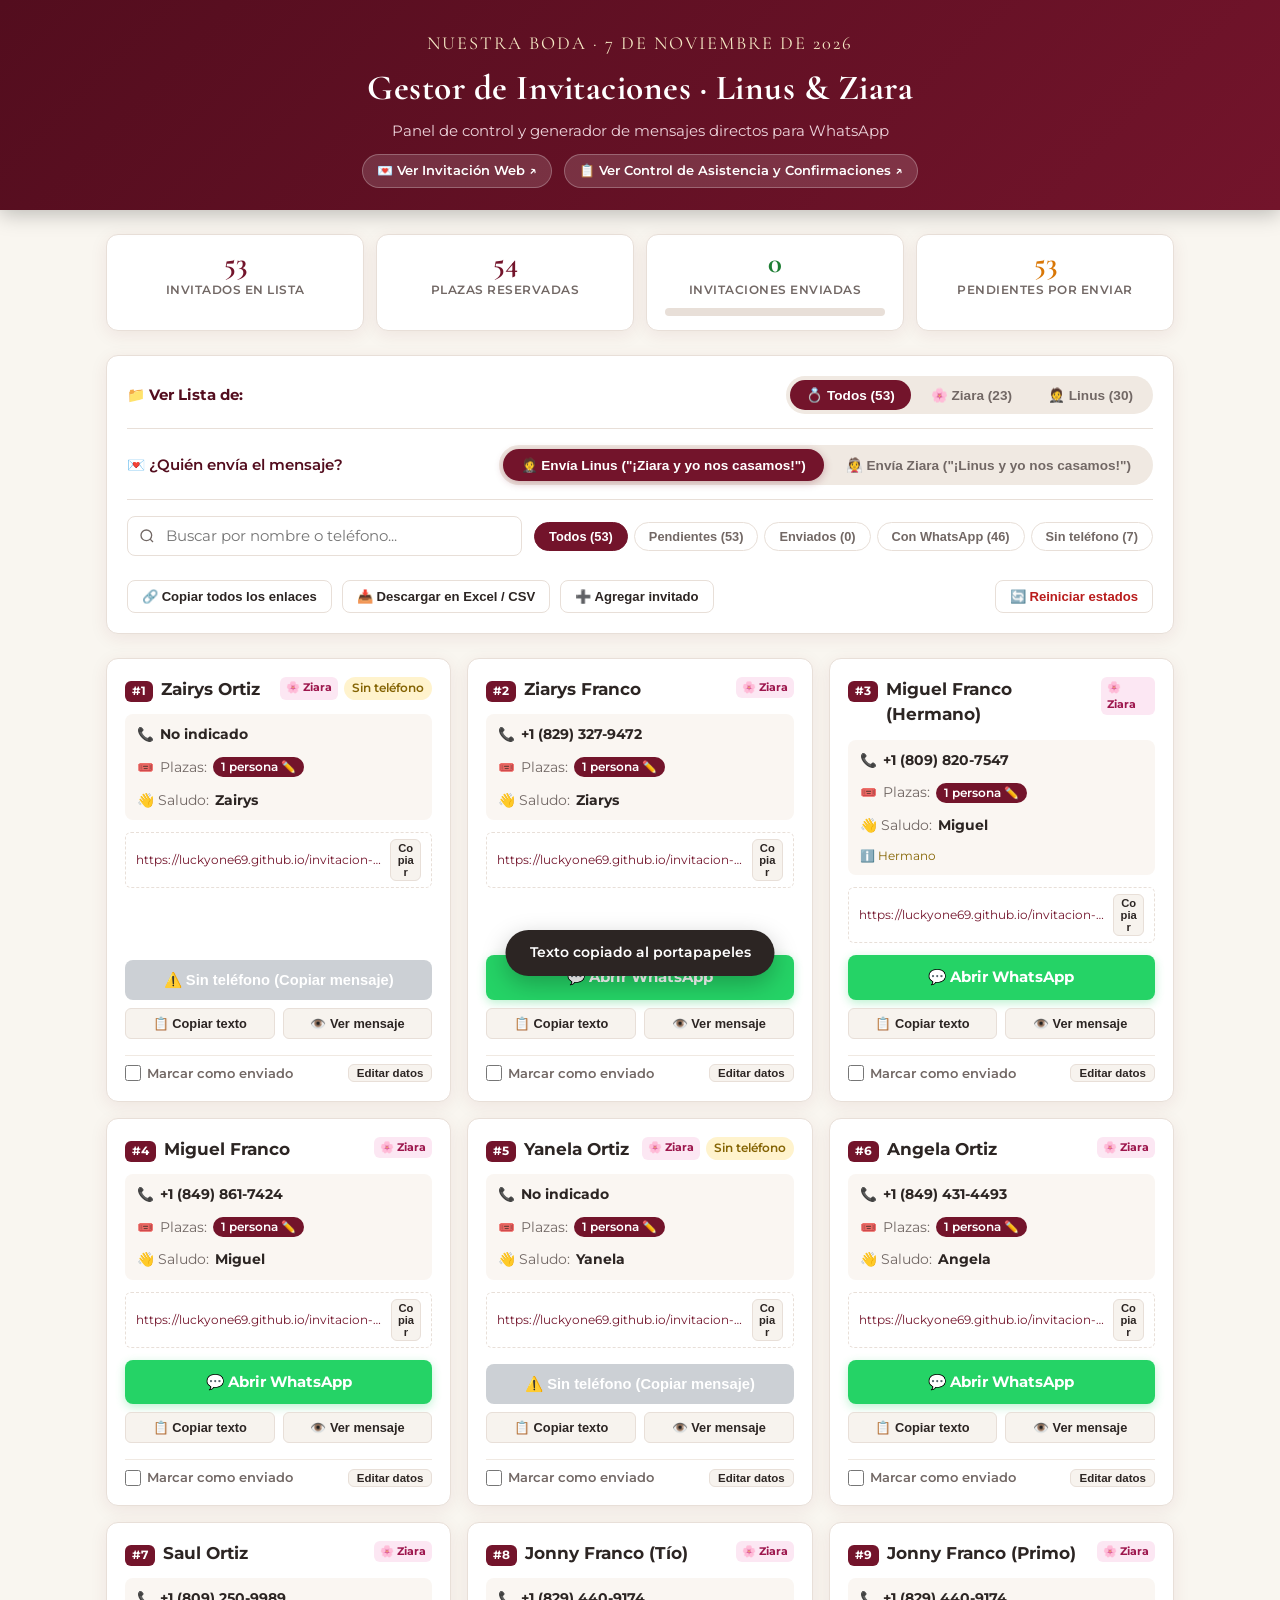
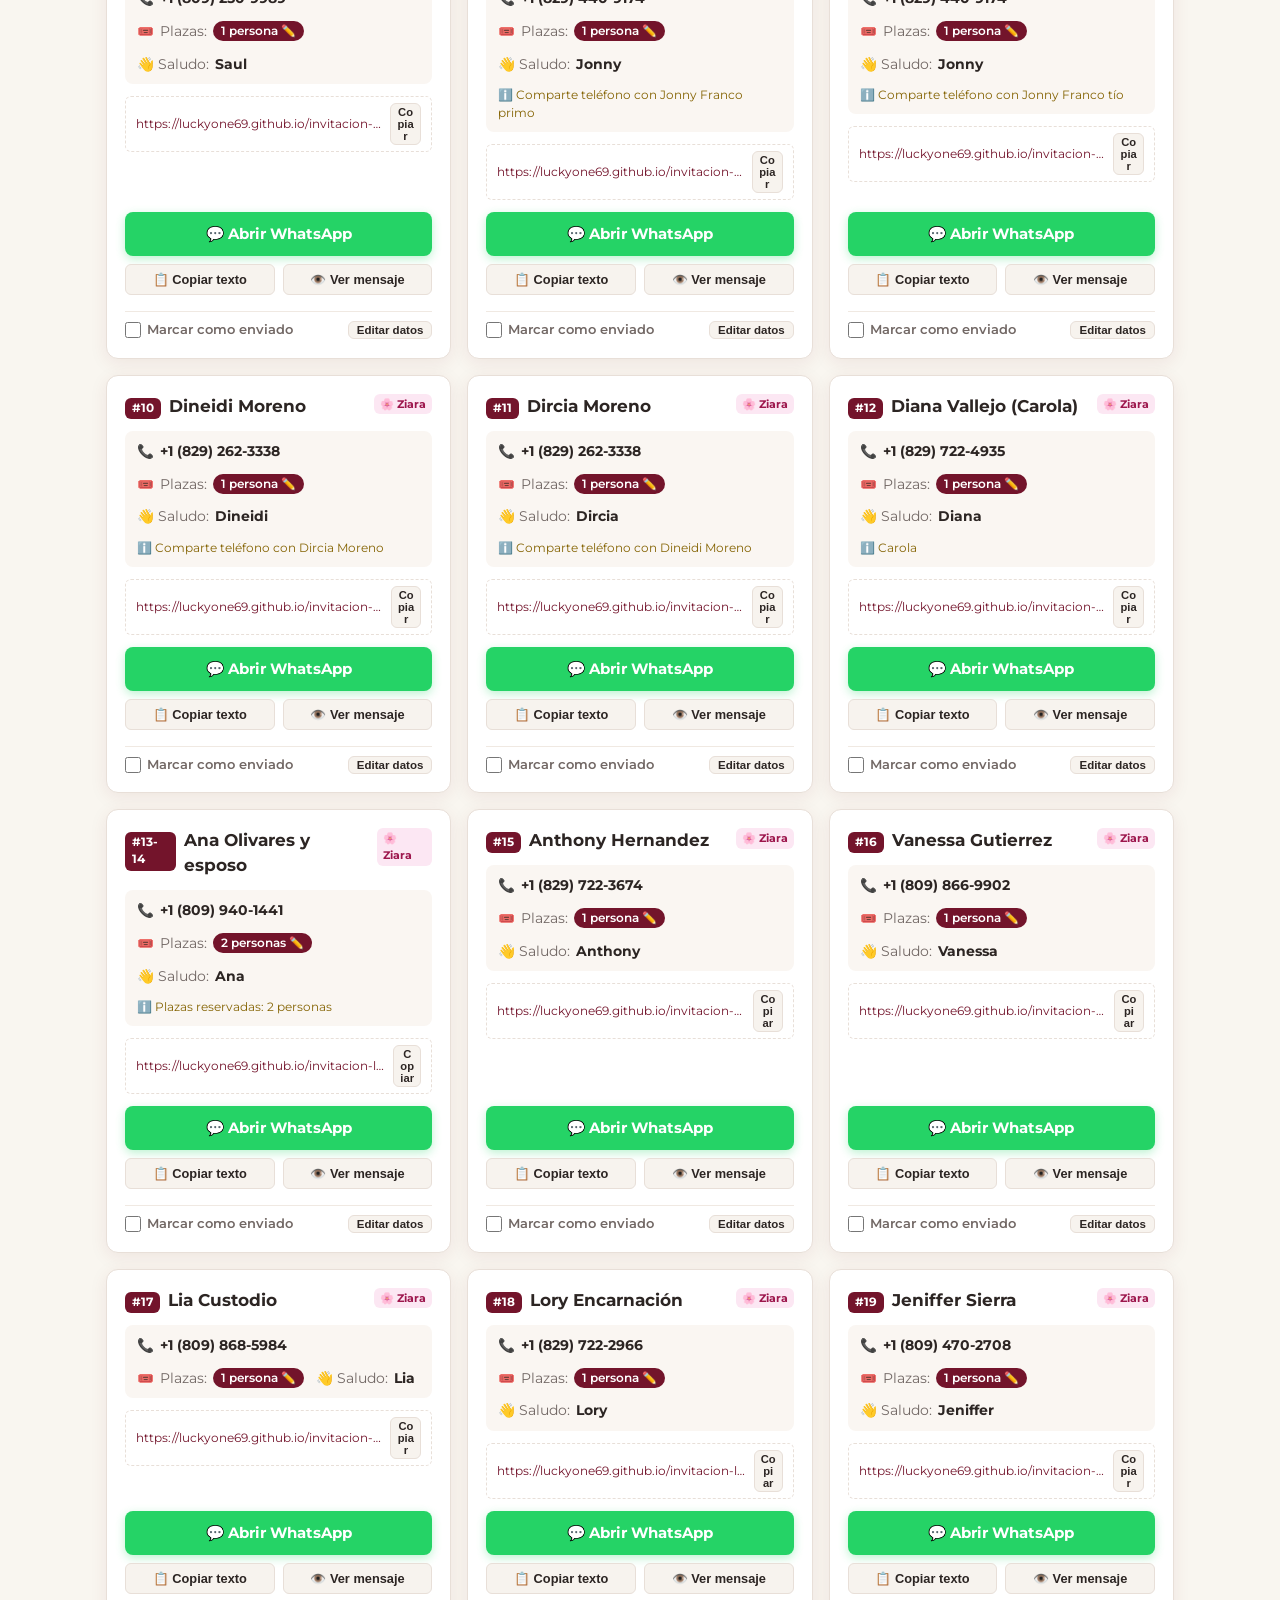
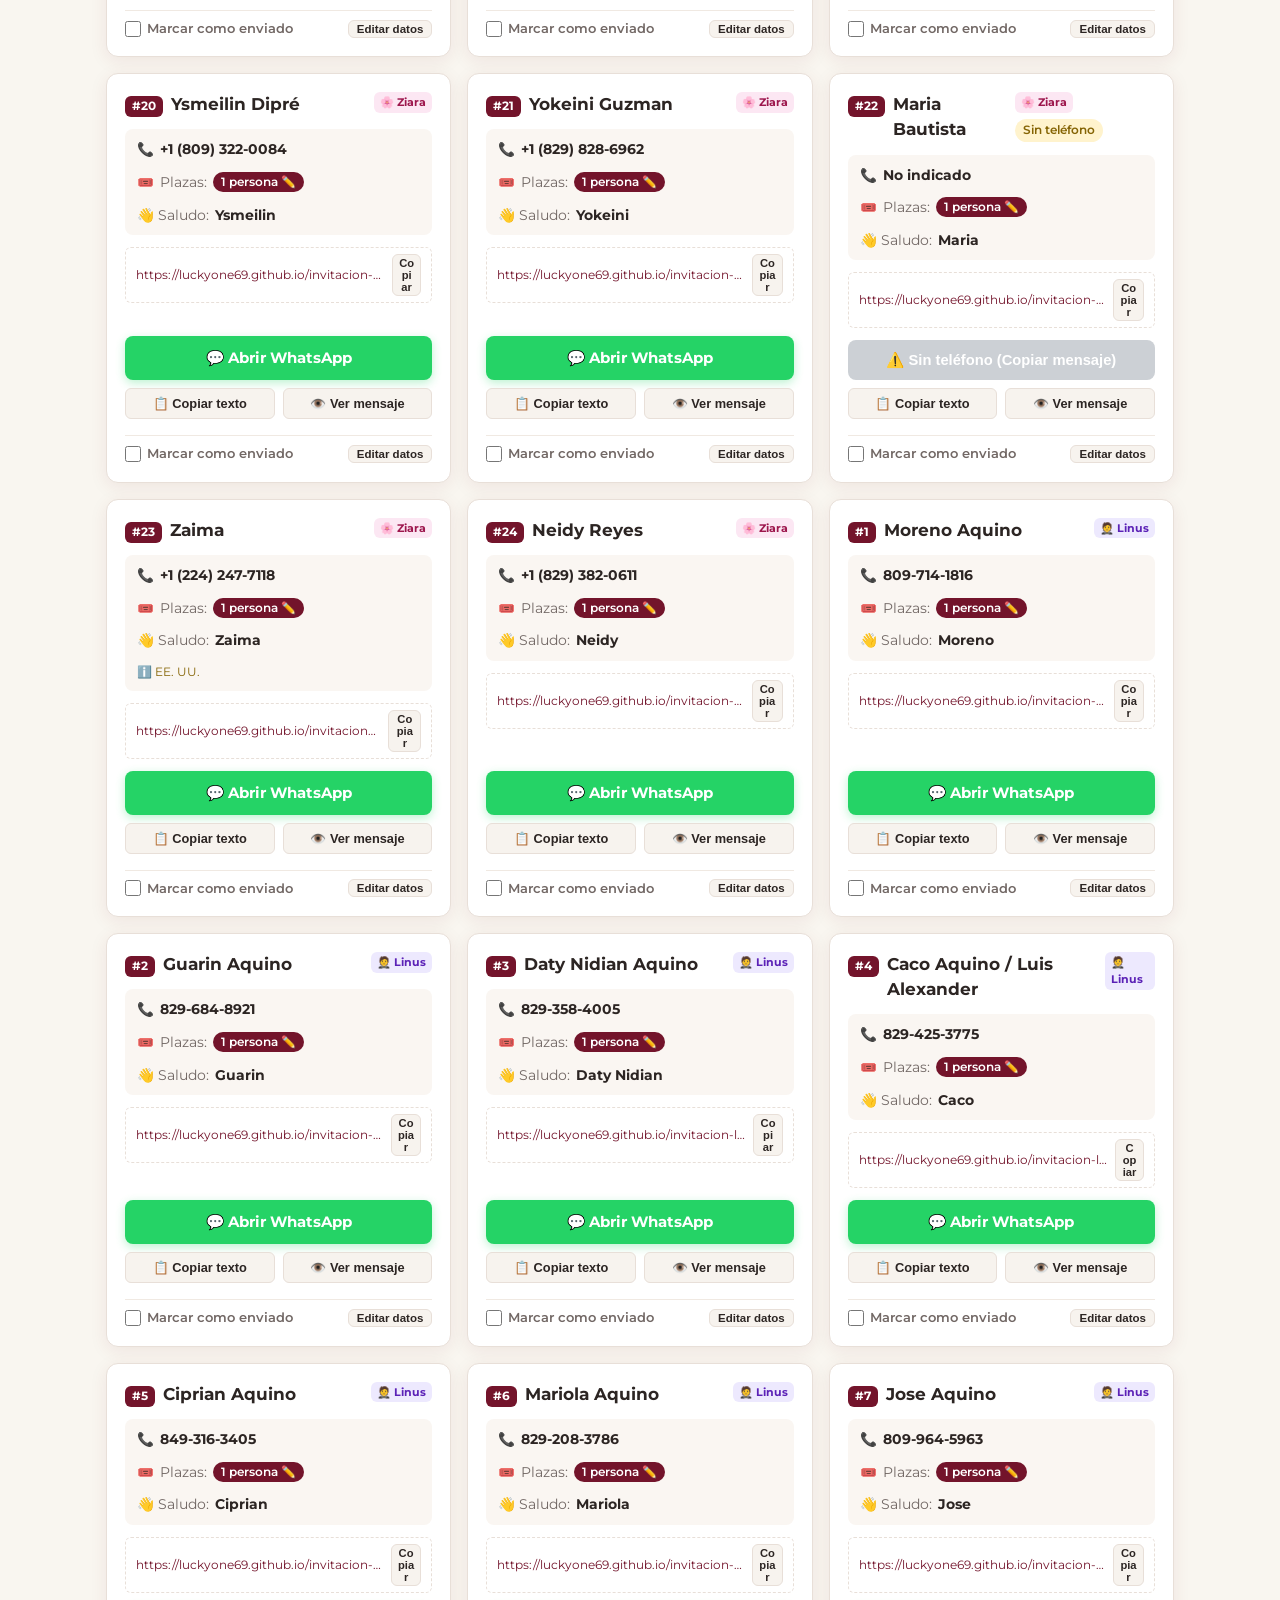
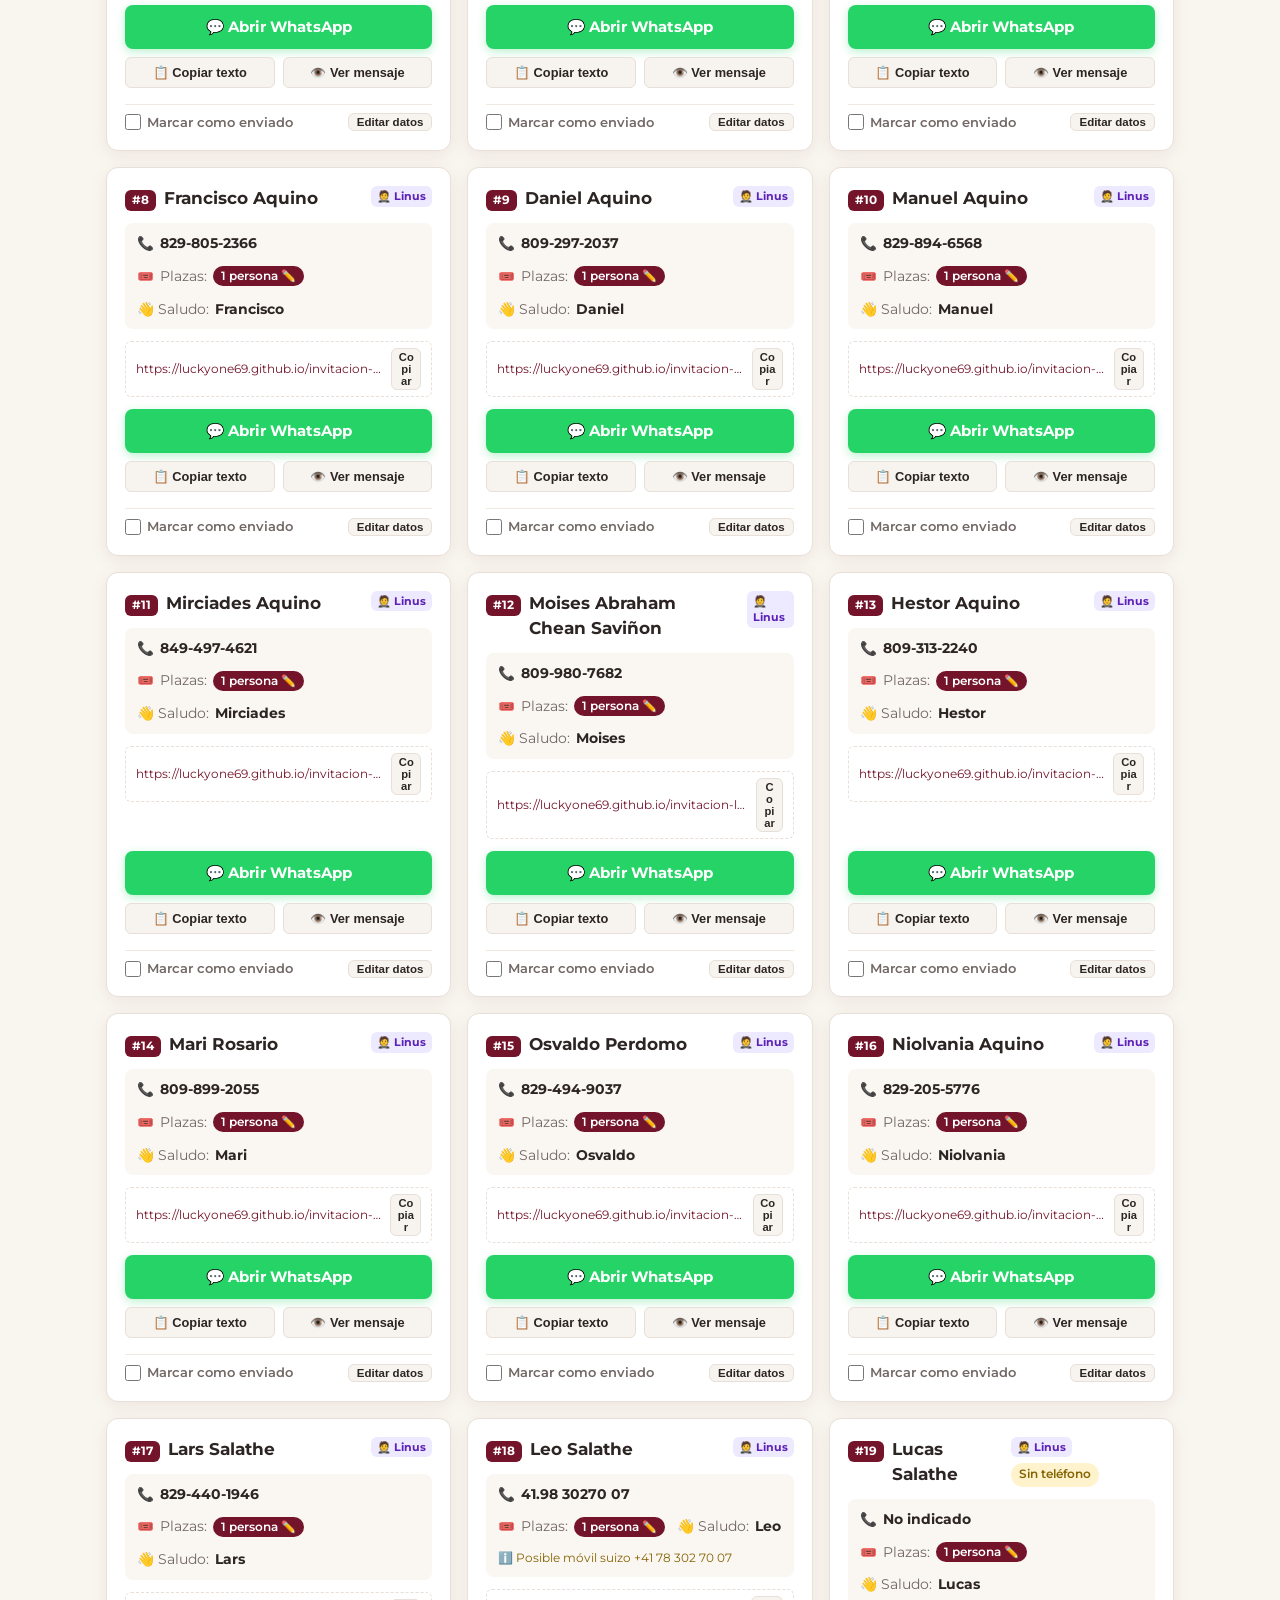
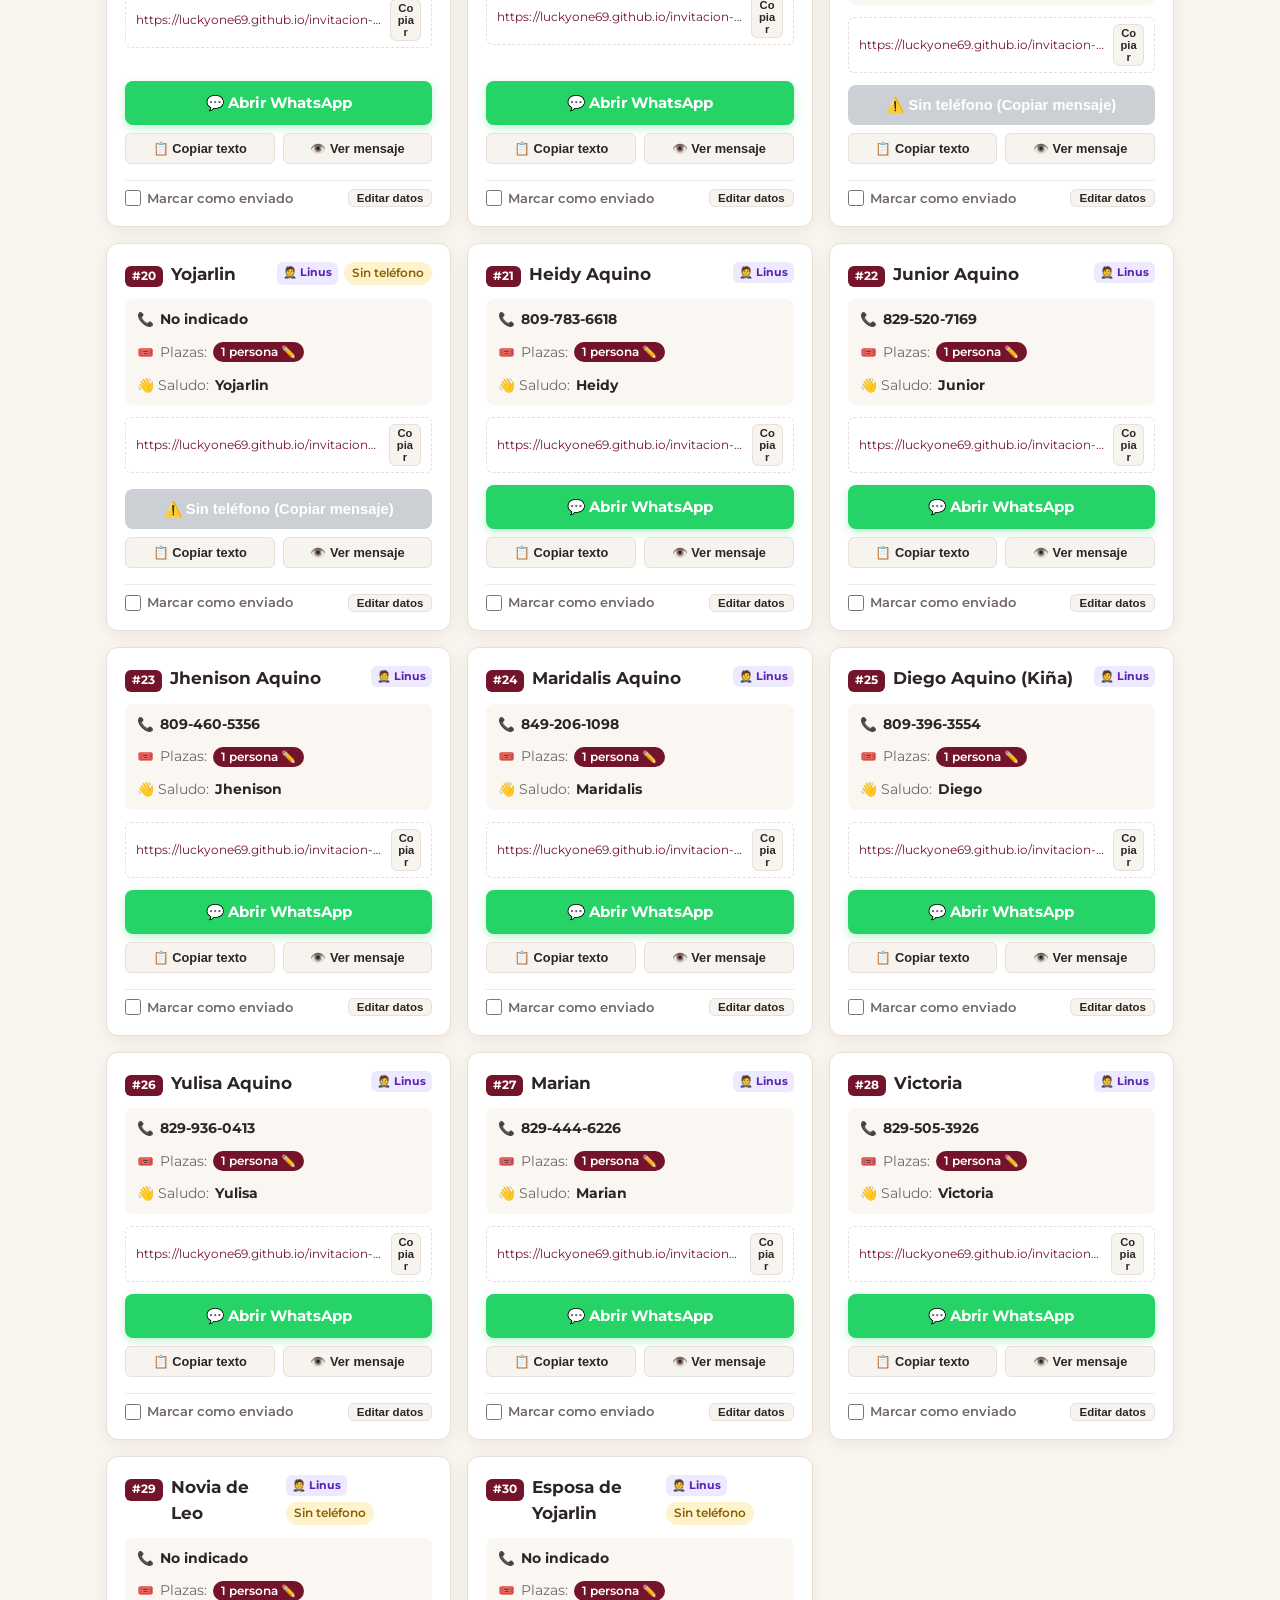
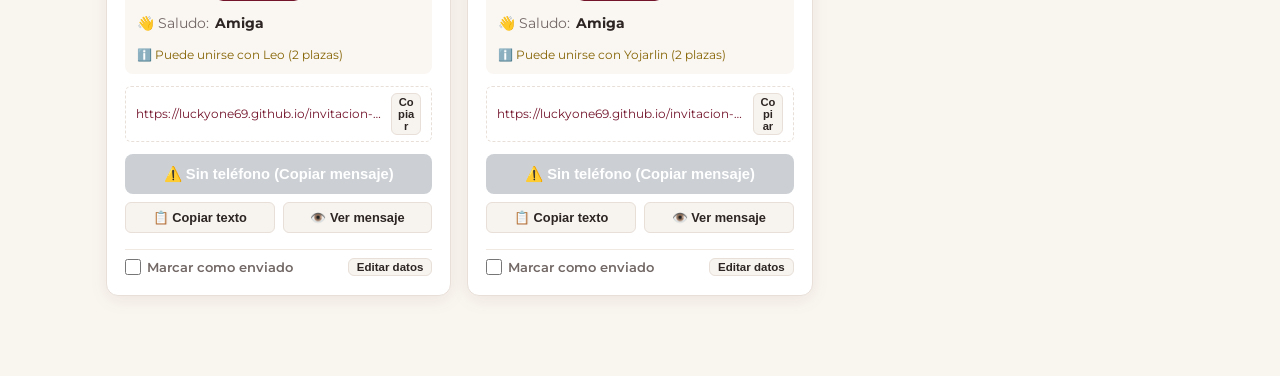
<file: invitados.html>
<!DOCTYPE html>
<html lang="es">
<head>
  <meta charset="UTF-8">
  <meta name="viewport" content="width=device-width, initial-scale=1.0">
  <title>Gestor de Invitaciones · Linus & Ziara</title>
  <link rel="preconnect" href="https://fonts.googleapis.com">
  <link rel="preconnect" href="https://fonts.gstatic.com" crossorigin>
  <link href="https://fonts.googleapis.com/css2?family=Cormorant+Garamond:ital,wght@0,500;0,600;0,700;1,400&family=Montserrat:wght@400;500;600;700&display=swap" rel="stylesheet">
  <style>
    :root {
      --wine: #73142b;
      --wine-dark: #530d1e;
      --wine-light: #94203c;
      --gold: #d4af37;
      --gold-light: #f5e8c4;
      --bg: #f9f6f0;
      --card-bg: #ffffff;
      --text: #2c2523;
      --text-muted: #726865;
      --border: #e8dfd8;
      --wa-green: #25D366;
      --wa-green-dark: #128C7E;
      --shadow: 0 4px 18px rgba(115, 20, 43, 0.08);
      --shadow-hover: 0 8px 26px rgba(115, 20, 43, 0.15);
      --radius: 12px;
    }
    * { box-sizing: border-box; margin: 0; padding: 0; }
    body {
      font-family: 'Montserrat', -apple-system, BlinkMacSystemFont, "Segoe UI", Roboto, sans-serif;
      background: var(--bg);
      color: var(--text);
      line-height: 1.5;
      padding-bottom: 80px;
    }
    header {
      background: linear-gradient(135deg, var(--wine-dark) 0%, var(--wine) 100%);
      color: #fff;
      padding: 30px 20px 22px;
      text-align: center;
      position: sticky;
      top: 0;
      z-index: 100;
      box-shadow: 0 4px 20px rgba(0,0,0,0.25);
    }
    .header-content {
      max-width: 1100px;
      margin: 0 auto;
    }
    .header-tagline {
      font-family: 'Cormorant Garamond', Georgia, serif;
      font-size: 1.15rem;
      color: var(--gold-light);
      letter-spacing: 2px;
      text-transform: uppercase;
      margin-bottom: 4px;
    }
    h1 {
      font-family: 'Cormorant Garamond', Georgia, serif;
      font-size: 2.2rem;
      font-weight: 700;
      letter-spacing: 0.5px;
      margin-bottom: 6px;
    }
    .subtitle {
      font-size: 0.92rem;
      color: #fce8ee;
      opacity: 0.9;
    }
    .nav-shortcuts {
      margin-top: 12px;
      display: flex;
      justify-content: center;
      gap: 12px;
      flex-wrap: wrap;
    }
    .nav-link-btn {
      background: rgba(255,255,255,0.14);
      border: 1px solid rgba(255,255,255,0.25);
      color: #fff;
      text-decoration: none;
      padding: 6px 14px;
      border-radius: 20px;
      font-size: 0.8rem;
      font-weight: 600;
      transition: all 0.2s;
    }
    .nav-link-btn:hover { background: #fff; color: var(--wine); }

    .container {
      max-width: 1100px;
      margin: 24px auto 0;
      padding: 0 16px;
    }
    /* Stats Bar */
    .stats-grid {
      display: grid;
      grid-template-columns: repeat(auto-fit, minmax(160px, 1fr));
      gap: 12px;
      margin-bottom: 24px;
    }
    .stat-card {
      background: var(--card-bg);
      padding: 14px 18px;
      border-radius: var(--radius);
      box-shadow: var(--shadow);
      border: 1px solid var(--border);
      text-align: center;
      transition: transform 0.2s;
    }
    .stat-card:hover { transform: translateY(-2px); }
    .stat-number {
      font-size: 1.8rem;
      font-weight: 700;
      color: var(--wine);
      font-family: 'Cormorant Garamond', Georgia, serif;
      line-height: 1;
    }
    .stat-label {
      font-size: 0.78rem;
      color: var(--text-muted);
      text-transform: uppercase;
      font-weight: 600;
      letter-spacing: 0.5px;
      margin-top: 4px;
    }
    .progress-wrap {
      background: #e8dfd8;
      border-radius: 99px;
      height: 8px;
      overflow: hidden;
      margin-top: 8px;
    }
    .progress-bar {
      background: var(--wa-green);
      height: 100%;
      width: 0%;
      transition: width 0.3s;
    }

    /* Control Panel */
    .controls {
      background: var(--card-bg);
      border-radius: var(--radius);
      padding: 20px;
      box-shadow: var(--shadow);
      border: 1px solid var(--border);
      margin-bottom: 24px;
      display: flex;
      flex-direction: column;
      gap: 16px;
    }

    .list-filter-row {
      display: flex;
      justify-content: space-between;
      align-items: center;
      flex-wrap: wrap;
      gap: 12px;
      padding-bottom: 14px;
      border-bottom: 1px solid var(--border);
    }
    .list-tabs {
      display: flex;
      background: #f0e9e2;
      border-radius: 30px;
      padding: 4px;
      gap: 4px;
      flex-wrap: wrap;
    }
    .list-tab-btn {
      border: none;
      background: transparent;
      padding: 7px 16px;
      border-radius: 20px;
      font-weight: 600;
      font-size: 0.85rem;
      cursor: pointer;
      color: var(--text-muted);
      transition: all 0.2s;
    }
    .list-tab-btn.active {
      background: var(--wine);
      color: #fff;
    }

    .sender-toggle-row {
      display: flex;
      align-items: center;
      justify-content: space-between;
      flex-wrap: wrap;
      gap: 12px;
      padding-bottom: 14px;
      border-bottom: 1px solid var(--border);
    }
    .sender-label {
      font-weight: 600;
      font-size: 0.92rem;
      color: var(--wine-dark);
      display: flex;
      align-items: center;
      gap: 8px;
    }
    .sender-switch {
      display: flex;
      background: #f0e9e2;
      border-radius: 30px;
      padding: 4px;
      gap: 4px;
    }
    .sender-btn {
      border: none;
      background: transparent;
      padding: 8px 18px;
      border-radius: 24px;
      font-weight: 600;
      font-size: 0.85rem;
      cursor: pointer;
      color: var(--text-muted);
      transition: all 0.2s;
    }
    .sender-btn.active {
      background: var(--wine);
      color: #fff;
      box-shadow: 0 2px 8px rgba(115, 20, 43, 0.3);
    }

    .search-filter-row {
      display: flex;
      flex-wrap: wrap;
      gap: 12px;
      align-items: center;
      justify-content: space-between;
    }
    .search-box {
      flex: 1;
      min-width: 240px;
      position: relative;
    }
    .search-box input {
      width: 100%;
      padding: 10px 14px 10px 38px;
      border: 1.5px solid var(--border);
      border-radius: 8px;
      font-size: 0.92rem;
      font-family: inherit;
      outline: none;
      transition: border-color 0.2s;
    }
    .search-box input:focus { border-color: var(--wine); }
    .search-box svg {
      position: absolute;
      left: 12px;
      top: 50%;
      transform: translateY(-50%);
      width: 16px;
      height: 16px;
      stroke: var(--text-muted);
    }
    .filter-pills {
      display: flex;
      flex-wrap: wrap;
      gap: 6px;
    }
    .pill {
      border: 1px solid var(--border);
      background: #fff;
      padding: 6px 14px;
      border-radius: 20px;
      font-size: 0.8rem;
      font-weight: 600;
      color: var(--text-muted);
      cursor: pointer;
      transition: all 0.15s;
    }
    .pill:hover { border-color: var(--wine); color: var(--wine); }
    .pill.active { background: var(--wine); color: #fff; border-color: var(--wine); }

    .action-tools-row {
      display: flex;
      flex-wrap: wrap;
      gap: 10px;
      padding-top: 8px;
    }
    .btn-tool {
      background: #fff;
      border: 1px solid var(--border);
      color: var(--text);
      font-size: 0.82rem;
      font-weight: 600;
      padding: 8px 14px;
      border-radius: 8px;
      cursor: pointer;
      display: inline-flex;
      align-items: center;
      gap: 6px;
      transition: all 0.2s;
    }
    .btn-tool:hover {
      background: #f7f3ee;
      border-color: var(--wine);
      color: var(--wine);
    }

    /* Guest Cards Grid */
    .guest-grid {
      display: grid;
      grid-template-columns: repeat(auto-fill, minmax(330px, 1fr));
      gap: 16px;
    }
    .guest-card {
      background: var(--card-bg);
      border-radius: var(--radius);
      box-shadow: var(--shadow);
      border: 1.5px solid var(--border);
      padding: 18px;
      display: flex;
      flex-direction: column;
      gap: 12px;
      position: relative;
      transition: transform 0.2s, box-shadow 0.2s, border-color 0.2s;
    }
    .guest-card:hover {
      box-shadow: var(--shadow-hover);
      border-color: var(--wine-light);
    }
    .guest-card.sent {
      background: #fcfefc;
      border-color: #a8d5b5;
    }
    .card-top {
      display: flex;
      align-items: flex-start;
      justify-content: space-between;
      gap: 10px;
    }
    .guest-meta {
      display: flex;
      align-items: baseline;
      gap: 8px;
    }
    .guest-id {
      background: var(--wine);
      color: #fff;
      font-size: 0.72rem;
      font-weight: 700;
      padding: 2px 7px;
      border-radius: 6px;
    }
    .guest-name {
      font-weight: 700;
      font-size: 1.05rem;
      color: var(--text);
    }
    .card-badges {
      display: flex;
      gap: 6px;
      flex-wrap: wrap;
    }
    .badge-sent {
      background: #e6f7ec;
      color: #1e7e34;
      font-size: 0.72rem;
      font-weight: 700;
      padding: 3px 8px;
      border-radius: 12px;
      display: inline-flex;
      align-items: center;
      gap: 4px;
    }
    .badge-phone-none {
      background: #fff3cd;
      color: #856404;
      font-size: 0.72rem;
      font-weight: 600;
      padding: 3px 8px;
      border-radius: 12px;
    }
    .badge-tag-group {
      font-size: 0.7rem;
      font-weight: 700;
      padding: 2px 6px;
      border-radius: 6px;
    }
    .badge-tag-group.ziara { background: #fce7f3; color: #9d174d; }
    .badge-tag-group.linus { background: #ede9fe; color: #5b21b6; }

    .guest-details-row {
      display: flex;
      flex-wrap: wrap;
      gap: 12px;
      font-size: 0.86rem;
      color: var(--text-muted);
      background: #faf6f2;
      padding: 10px 12px;
      border-radius: 8px;
    }
    .detail-item {
      display: flex;
      align-items: center;
      gap: 6px;
    }
    .detail-item strong { color: var(--text); }
    .plazas-badge {
      background: var(--wine);
      color: #fff;
      font-size: 0.75rem;
      padding: 1px 8px;
      border-radius: 10px;
      font-weight: 600;
    }

    .link-preview {
      font-size: 0.75rem;
      color: var(--wine);
      background: #fff;
      border: 1px dashed var(--border);
      padding: 6px 10px;
      border-radius: 6px;
      word-break: break-all;
      display: flex;
      align-items: center;
      justify-content: space-between;
      gap: 8px;
    }
    .link-preview a {
      color: var(--wine);
      text-decoration: none;
      overflow: hidden;
      text-overflow: ellipsis;
      white-space: nowrap;
    }
    .link-preview a:hover { text-decoration: underline; }

    /* Action Buttons inside Card */
    .card-actions {
      display: flex;
      flex-direction: column;
      gap: 8px;
      margin-top: auto;
    }
    .btn-wa {
      background: var(--wa-green);
      color: #fff;
      border: none;
      padding: 11px 16px;
      border-radius: 8px;
      font-weight: 700;
      font-size: 0.92rem;
      cursor: pointer;
      display: flex;
      align-items: center;
      justify-content: center;
      gap: 8px;
      text-decoration: none;
      box-shadow: 0 3px 10px rgba(37, 211, 102, 0.3);
      transition: all 0.2s;
    }
    .btn-wa:hover {
      background: var(--wa-green-dark);
      transform: translateY(-1px);
      box-shadow: 0 5px 14px rgba(37, 211, 102, 0.4);
    }
    .btn-wa.disabled {
      background: #ccd0d5;
      box-shadow: none;
      cursor: not-allowed;
    }
    .secondary-actions {
      display: grid;
      grid-template-columns: 1fr 1fr;
      gap: 8px;
    }
    .btn-sub {
      background: #f7f3ee;
      border: 1px solid var(--border);
      color: var(--text);
      font-size: 0.8rem;
      font-weight: 600;
      padding: 7px 10px;
      border-radius: 6px;
      cursor: pointer;
      display: inline-flex;
      align-items: center;
      justify-content: center;
      gap: 5px;
      transition: all 0.15s;
    }
    .btn-sub:hover {
      background: #ece3d8;
      border-color: var(--wine);
      color: var(--wine);
    }

    .card-footer {
      display: flex;
      align-items: center;
      justify-content: space-between;
      border-top: 1px solid #f0e9e2;
      padding-top: 8px;
      margin-top: 4px;
    }
    .toggle-sent-label {
      font-size: 0.8rem;
      font-weight: 600;
      color: var(--text-muted);
      cursor: pointer;
      display: flex;
      align-items: center;
      gap: 6px;
      user-select: none;
    }
    .toggle-sent-label input {
      accent-color: #1e7e34;
      cursor: pointer;
      width: 16px;
      height: 16px;
    }

    /* Modal Message Preview */
    .modal-overlay {
      position: fixed;
      top: 0; left: 0; right: 0; bottom: 0;
      background: rgba(0,0,0,0.6);
      display: none;
      align-items: center;
      justify-content: center;
      z-index: 1000;
      padding: 16px;
      backdrop-filter: blur(3px);
    }
    .modal-overlay.open { display: flex; }
    .modal-box {
      background: #fff;
      border-radius: 14px;
      max-width: 540px;
      width: 100%;
      padding: 24px;
      box-shadow: 0 16px 40px rgba(0,0,0,0.3);
      position: relative;
    }
    .modal-title {
      font-family: 'Cormorant Garamond', Georgia, serif;
      font-size: 1.5rem;
      font-weight: 700;
      color: var(--wine);
      margin-bottom: 12px;
      display: flex;
      justify-content: space-between;
      align-items: center;
    }
    .modal-close {
      background: none;
      border: none;
      font-size: 1.6rem;
      color: var(--text-muted);
      cursor: pointer;
      padding: 0 4px;
    }
    .message-box {
      background: #fdfaf6;
      border: 1px solid var(--border);
      border-radius: 8px;
      padding: 16px;
      font-size: 0.93rem;
      white-space: pre-wrap;
      line-height: 1.55;
      color: #333;
      margin-bottom: 16px;
      max-height: 320px;
      overflow-y: auto;
    }
    .modal-actions {
      display: flex;
      justify-content: flex-end;
      gap: 10px;
    }

    /* Toast */
    .toast {
      position: fixed;
      bottom: 24px;
      left: 50%;
      transform: translateX(-50%) translateY(100px);
      background: #2c2523;
      color: #fff;
      padding: 12px 24px;
      border-radius: 30px;
      font-size: 0.9rem;
      font-weight: 600;
      box-shadow: 0 8px 24px rgba(0,0,0,0.25);
      transition: transform 0.25s cubic-bezier(0.175, 0.885, 0.32, 1.275);
      z-index: 2000;
      display: flex;
      align-items: center;
      gap: 8px;
    }
    .toast.show { transform: translateX(-50%) translateY(0); }

    @media (max-width: 650px) {
      h1 { font-size: 1.7rem; }
      .header-content { padding: 0; }
      .controls { padding: 14px; }
      .sender-toggle-row { flex-direction: column; align-items: flex-start; }
      .guest-grid { grid-template-columns: 1fr; }
    }
  </style>
</head>
<body>

<header>
  <div class="header-content">
    <div class="header-tagline">Nuestra Boda · 7 de Noviembre de 2026</div>
    <h1>Gestor de Invitaciones · Linus & Ziara</h1>
    <p class="subtitle">Panel de control y generador de mensajes directos para WhatsApp</p>
    <div class="nav-shortcuts">
      <a href="index.html" class="nav-link-btn" target="_blank">💌 Ver Invitación Web ↗</a>
      <a href="confirmaciones.html" class="nav-link-btn">📋 Ver Control de Asistencia y Confirmaciones ↗</a>
    </div>
  </div>
</header>

<div class="container">
  <!-- Stats -->
  <div class="stats-grid">
    <div class="stat-card">
      <div class="stat-number" id="statTotal">53</div>
      <div class="stat-label">Invitados en Lista</div>
    </div>
    <div class="stat-card">
      <div class="stat-number" id="statPlazas">54</div>
      <div class="stat-label">Plazas Reservadas</div>
    </div>
    <div class="stat-card">
      <div class="stat-number" id="statEnviados" style="color: #1e7e34;">0</div>
      <div class="stat-label">Invitaciones Enviadas</div>
      <div class="progress-wrap"><div class="progress-bar" id="progressBar"></div></div>
    </div>
    <div class="stat-card">
      <div class="stat-number" id="statPendientes" style="color: #d97706;">53</div>
      <div class="stat-label">Pendientes por Enviar</div>
    </div>
  </div>

  <!-- Controls -->
  <div class="controls">
    <div class="list-filter-row">
      <div style="font-weight:700; font-size:0.92rem; color:var(--wine-dark);">
        📁 Ver Lista de:
      </div>
      <div class="list-tabs">
        <button class="list-tab-btn active" data-group="all" onclick="setListGroup('all')">
          💍 Todos (<span id="countGrpAll">53</span>)
        </button>
        <button class="list-tab-btn" data-group="ziara" onclick="setListGroup('ziara')">
          🌸 Ziara (<span id="countGrpZiara">23</span>)
        </button>
        <button class="list-tab-btn" data-group="linus" onclick="setListGroup('linus')">
          🤵 Linus (<span id="countGrpLinus">30</span>)
        </button>
      </div>
    </div>

    <div class="sender-toggle-row">
      <div class="sender-label">
        <span>💌 ¿Quién envía el mensaje?</span>
      </div>
      <div class="sender-switch">
        <button type="button" class="sender-btn active" id="btnSenderLinus" onclick="setSender('linus')">
          🤵 Envía Linus ("¡Ziara y yo nos casamos!")
        </button>
        <button type="button" class="sender-btn" id="btnSenderZiara" onclick="setSender('ziara')">
          👰 Envía Ziara ("¡Linus y yo nos casamos!")
        </button>
      </div>
    </div>

    <div class="search-filter-row">
      <div class="search-box">
        <svg viewBox="0 0 24 24" fill="none" stroke="currentColor" stroke-width="2"><circle cx="11" cy="11" r="8"/><path d="M21 21l-4.35-4.35"/></svg>
        <input type="text" id="searchInput" placeholder="Buscar por nombre o teléfono..." oninput="filterGuests()">
      </div>
      <div class="filter-pills">
        <button class="pill active" data-filter="all" onclick="setFilter('all')">Todos (<span id="countAll">53</span>)</button>
        <button class="pill" data-filter="pending" onclick="setFilter('pending')">Pendientes (<span id="countPending">53</span>)</button>
        <button class="pill" data-filter="sent" onclick="setFilter('sent')">Enviados (<span id="countSent">0</span>)</button>
        <button class="pill" data-filter="has_phone" onclick="setFilter('has_phone')">Con WhatsApp (<span id="countPhone">46</span>)</button>
        <button class="pill" data-filter="no_phone" onclick="setFilter('no_phone')">Sin teléfono (<span id="countNoPhone">7</span>)</button>
      </div>
    </div>

    <div class="action-tools-row">
      <button class="btn-tool" onclick="copyAllLinks()">🔗 Copiar todos los enlaces</button>
      <button class="btn-tool" onclick="exportCSV()">📥 Descargar en Excel / CSV</button>
      <button class="btn-tool" onclick="addNewGuestPrompt()">➕ Agregar invitado</button>
      <button class="btn-tool" onclick="resetAllData()" style="color:#b91c1c; margin-left:auto;">🔄 Reiniciar estados</button>
    </div>
  </div>

  <!-- Cards Grid -->
  <div class="guest-grid" id="guestGrid">
    <!-- Generated by JS -->
  </div>
</div>

<!-- Modal Preview -->
<div class="modal-overlay" id="modalOverlay" onclick="closeModal(event)">
  <div class="modal-box" onclick="event.stopPropagation()">
    <div class="modal-title">
      <span id="modalGuestTitle">Mensaje preparado</span>
      <button class="modal-close" onclick="closeModal()">&times;</button>
    </div>
    <div class="message-box" id="modalMessageText"></div>
    <div class="modal-actions">
      <button class="btn-sub" onclick="copyModalMessage()">📋 Copiar mensaje</button>
      <a id="modalWaBtn" href="#" target="_blank" class="btn-wa" style="padding: 8px 16px; font-size: 0.88rem;">
        💬 Abrir en WhatsApp
      </a>
    </div>
  </div>
</div>

<!-- Toast -->
<div class="toast" id="toast">Texto copiado al portapapeles</div>

<script>
const INITIAL_GUESTS = [{"id": 101, "list_num": "1", "name": "Zairys Ortiz", "greeting": "Zairys", "phone": "", "wa": "", "personas": 1, "group": "ziara", "note": ""}, {"id": 102, "list_num": "2", "name": "Ziarys Franco", "greeting": "Ziarys", "phone": "+1 (829) 327-9472", "wa": "18293279472", "personas": 1, "group": "ziara", "note": ""}, {"id": 103, "list_num": "3", "name": "Miguel Franco (Hermano)", "greeting": "Miguel", "link_name": "Miguel Franco", "phone": "+1 (809) 820-7547", "wa": "18098207547", "personas": 1, "group": "ziara", "note": "Hermano"}, {"id": 104, "list_num": "4", "name": "Miguel Franco", "greeting": "Miguel", "phone": "+1 (849) 861-7424", "wa": "18498617424", "personas": 1, "group": "ziara", "note": ""}, {"id": 105, "list_num": "5", "name": "Yanela Ortiz", "greeting": "Yanela", "phone": "", "wa": "", "personas": 1, "group": "ziara", "note": ""}, {"id": 106, "list_num": "6", "name": "Angela Ortiz", "greeting": "Angela", "phone": "+1 (849) 431-4493", "wa": "18494314493", "personas": 1, "group": "ziara", "note": ""}, {"id": 107, "list_num": "7", "name": "Saul Ortiz", "greeting": "Saul", "phone": "+1 (809) 250-9989", "wa": "18092509989", "personas": 1, "group": "ziara", "note": ""}, {"id": 108, "list_num": "8", "name": "Jonny Franco (Tío)", "greeting": "Jonny", "link_name": "Jonny Franco", "phone": "+1 (829) 440-9174", "wa": "18294409174", "personas": 1, "group": "ziara", "note": "Comparte teléfono con Jonny Franco primo"}, {"id": 109, "list_num": "9", "name": "Jonny Franco (Primo)", "greeting": "Jonny", "link_name": "Jonny Franco", "phone": "+1 (829) 440-9174", "wa": "18294409174", "personas": 1, "group": "ziara", "note": "Comparte teléfono con Jonny Franco tío"}, {"id": 110, "list_num": "10", "name": "Dineidi Moreno", "greeting": "Dineidi", "phone": "+1 (829) 262-3338", "wa": "18292623338", "personas": 1, "group": "ziara", "note": "Comparte teléfono con Dircia Moreno"}, {"id": 111, "list_num": "11", "name": "Dircia Moreno", "greeting": "Dircia", "phone": "+1 (829) 262-3338", "wa": "18292623338", "personas": 1, "group": "ziara", "note": "Comparte teléfono con Dineidi Moreno"}, {"id": 112, "list_num": "12", "name": "Diana Vallejo (Carola)", "greeting": "Diana", "link_name": "Diana Vallejo", "phone": "+1 (829) 722-4935", "wa": "18297224935", "personas": 1, "group": "ziara", "note": "Carola"}, {"id": 113, "list_num": "13-14", "name": "Ana Olivares y esposo", "greeting": "Ana", "link_name": "Ana Olivares y esposo", "phone": "+1 (809) 940-1441", "wa": "18099401441", "personas": 2, "group": "ziara", "note": "Plazas reservadas: 2 personas"}, {"id": 115, "list_num": "15", "name": "Anthony Hernandez", "greeting": "Anthony", "phone": "+1 (829) 722-3674", "wa": "18297223674", "personas": 1, "group": "ziara", "note": ""}, {"id": 116, "list_num": "16", "name": "Vanessa Gutierrez", "greeting": "Vanessa", "phone": "+1 (809) 866-9902", "wa": "18098669902", "personas": 1, "group": "ziara", "note": ""}, {"id": 117, "list_num": "17", "name": "Lia Custodio", "greeting": "Lia", "phone": "+1 (809) 868-5984", "wa": "18098685984", "personas": 1, "group": "ziara", "note": ""}, {"id": 118, "list_num": "18", "name": "Lory Encarnación", "greeting": "Lory", "phone": "+1 (829) 722-2966", "wa": "18297222966", "personas": 1, "group": "ziara", "note": ""}, {"id": 119, "list_num": "19", "name": "Jeniffer Sierra", "greeting": "Jeniffer", "phone": "+1 (809) 470-2708", "wa": "18094702708", "personas": 1, "group": "ziara", "note": ""}, {"id": 120, "list_num": "20", "name": "Ysmeilin Dipré", "greeting": "Ysmeilin", "phone": "+1 (809) 322-0084", "wa": "18093220084", "personas": 1, "group": "ziara", "note": ""}, {"id": 121, "list_num": "21", "name": "Yokeini Guzman", "greeting": "Yokeini", "phone": "+1 (829) 828-6962", "wa": "18298286962", "personas": 1, "group": "ziara", "note": ""}, {"id": 122, "list_num": "22", "name": "Maria Bautista", "greeting": "Maria", "phone": "", "wa": "", "personas": 1, "group": "ziara", "note": ""}, {"id": 123, "list_num": "23", "name": "Zaima", "greeting": "Zaima", "phone": "+1 (224) 247-7118", "wa": "12242477118", "personas": 1, "group": "ziara", "note": "EE. UU."}, {"id": 124, "list_num": "24", "name": "Neidy Reyes", "greeting": "Neidy", "phone": "+1 (829) 382-0611", "wa": "18293820611", "personas": 1, "group": "ziara", "note": ""}, {"id": 1, "list_num": "1", "name": "Moreno Aquino", "greeting": "Moreno", "phone": "809-714-1816", "wa": "18097141816", "personas": 1, "group": "linus", "note": ""}, {"id": 2, "list_num": "2", "name": "Guarin Aquino", "greeting": "Guarin", "phone": "829-684-8921", "wa": "18296848921", "personas": 1, "group": "linus", "note": ""}, {"id": 3, "list_num": "3", "name": "Daty Nidian Aquino", "greeting": "Daty Nidian", "phone": "829-358-4005", "wa": "18293584005", "personas": 1, "group": "linus", "note": ""}, {"id": 4, "list_num": "4", "name": "Caco Aquino / Luis Alexander", "greeting": "Caco", "link_name": "Luis Alexander Aquino", "phone": "829-425-3775", "wa": "18294253775", "personas": 1, "group": "linus", "note": ""}, {"id": 5, "list_num": "5", "name": "Ciprian Aquino", "greeting": "Ciprian", "phone": "849-316-3405", "wa": "18493163405", "personas": 1, "group": "linus", "note": ""}, {"id": 6, "list_num": "6", "name": "Mariola Aquino", "greeting": "Mariola", "phone": "829-208-3786", "wa": "18292083786", "personas": 1, "group": "linus", "note": ""}, {"id": 7, "list_num": "7", "name": "Jose Aquino", "greeting": "Jose", "phone": "809-964-5963", "wa": "18099645963", "personas": 1, "group": "linus", "note": ""}, {"id": 8, "list_num": "8", "name": "Francisco Aquino", "greeting": "Francisco", "phone": "829-805-2366", "wa": "18298052366", "personas": 1, "group": "linus", "note": ""}, {"id": 9, "list_num": "9", "name": "Daniel Aquino", "greeting": "Daniel", "phone": "809-297-2037", "wa": "18092972037", "personas": 1, "group": "linus", "note": ""}, {"id": 10, "list_num": "10", "name": "Manuel Aquino", "greeting": "Manuel", "phone": "829-894-6568", "wa": "18298946568", "personas": 1, "group": "linus", "note": ""}, {"id": 11, "list_num": "11", "name": "Mirciades Aquino", "greeting": "Mirciades", "phone": "849-497-4621", "wa": "18494974621", "personas": 1, "group": "linus", "note": ""}, {"id": 12, "list_num": "12", "name": "Moises Abraham Chean Saviñon", "greeting": "Moises", "phone": "809-980-7682", "wa": "18099807682", "personas": 1, "group": "linus", "note": ""}, {"id": 13, "list_num": "13", "name": "Hestor Aquino", "greeting": "Hestor", "phone": "809-313-2240", "wa": "18093132240", "personas": 1, "group": "linus", "note": ""}, {"id": 14, "list_num": "14", "name": "Mari Rosario", "greeting": "Mari", "phone": "809-899-2055", "wa": "18098992055", "personas": 1, "group": "linus", "note": ""}, {"id": 15, "list_num": "15", "name": "Osvaldo Perdomo", "greeting": "Osvaldo", "phone": "829-494-9037", "wa": "18294949037", "personas": 1, "group": "linus", "note": ""}, {"id": 16, "list_num": "16", "name": "Niolvania Aquino", "greeting": "Niolvania", "phone": "829-205-5776", "wa": "18292055776", "personas": 1, "group": "linus", "note": ""}, {"id": 17, "list_num": "17", "name": "Lars Salathe", "greeting": "Lars", "phone": "829-440-1946", "wa": "18294401946", "personas": 1, "group": "linus", "note": ""}, {"id": 18, "list_num": "18", "name": "Leo Salathe", "greeting": "Leo", "phone": "41.98 30270 07", "wa": "41983027007", "personas": 1, "group": "linus", "note": "Posible móvil suizo +41 78 302 70 07"}, {"id": 19, "list_num": "19", "name": "Lucas Salathe", "greeting": "Lucas", "phone": "", "wa": "", "personas": 1, "group": "linus", "note": ""}, {"id": 20, "list_num": "20", "name": "Yojarlin", "greeting": "Yojarlin", "phone": "", "wa": "", "personas": 1, "group": "linus", "note": ""}, {"id": 21, "list_num": "21", "name": "Heidy Aquino", "greeting": "Heidy", "phone": "809-783-6618", "wa": "18097836618", "personas": 1, "group": "linus", "note": ""}, {"id": 22, "list_num": "22", "name": "Junior Aquino", "greeting": "Junior", "phone": "829-520-7169", "wa": "18295207169", "personas": 1, "group": "linus", "note": ""}, {"id": 23, "list_num": "23", "name": "Jhenison Aquino", "greeting": "Jhenison", "phone": "809-460-5356", "wa": "18094605356", "personas": 1, "group": "linus", "note": ""}, {"id": 24, "list_num": "24", "name": "Maridalis Aquino", "greeting": "Maridalis", "phone": "849-206-1098", "wa": "18492061098", "personas": 1, "group": "linus", "note": ""}, {"id": 25, "list_num": "25", "name": "Diego Aquino (Kiña)", "greeting": "Diego", "link_name": "Diego Aquino", "phone": "809-396-3554", "wa": "18093963554", "personas": 1, "group": "linus", "note": ""}, {"id": 26, "list_num": "26", "name": "Yulisa Aquino", "greeting": "Yulisa", "phone": "829-936-0413", "wa": "18299360413", "personas": 1, "group": "linus", "note": ""}, {"id": 27, "list_num": "27", "name": "Marian", "greeting": "Marian", "phone": "829-444-6226", "wa": "18294446226", "personas": 1, "group": "linus", "note": ""}, {"id": 28, "list_num": "28", "name": "Victoria", "greeting": "Victoria", "phone": "829-505-3926", "wa": "18295053926", "personas": 1, "group": "linus", "note": ""}, {"id": 29, "list_num": "29", "name": "Novia de Leo", "greeting": "Amiga", "phone": "", "wa": "", "personas": 1, "group": "linus", "note": "Puede unirse con Leo (2 plazas)"}, {"id": 30, "list_num": "30", "name": "Esposa de Yojarlin", "greeting": "Amiga", "phone": "", "wa": "", "personas": 1, "group": "linus", "note": "Puede unirse con Yojarlin (2 plazas)"}];

const BASE_INVITE_URL = 'https://luckyone69.github.io/invitacion-linus-ziara/';
const STORAGE_KEY = 'linus_ziara_wedding_guests_v2';

let guests = [];
let currentSender = 'linus';
let currentGroupFilter = 'all';
let currentFilter = 'all';
let currentSearch = '';

function loadGuests() {
  const saved = localStorage.getItem(STORAGE_KEY);
  if (saved) {
    try {
      guests = JSON.parse(saved);
    } catch (e) {
      guests = JSON.parse(JSON.stringify(INITIAL_GUESTS));
    }
  } else {
    guests = JSON.parse(JSON.stringify(INITIAL_GUESTS));
  }
  guests.forEach(g => {
    if (g.sent === undefined) g.sent = false;
    if (g.personas === undefined) g.personas = 1;
  });
}

function saveGuests() {
  localStorage.setItem(STORAGE_KEY, JSON.stringify(guests));
  updateStats();
}

function getInviteLink(guest) {
  const nameToUse = guest.link_name || guest.name;
  return BASE_INVITE_URL + '?para=' + encodeURIComponent(nameToUse) + '&personas=' + guest.personas;
}

function generateMessage(guest) {
  const link = getInviteLink(guest);
  const greetingName = guest.greeting || guest.name.split(' ')[0] || 'amigo/a';
  const plazas = guest.personas || 1;
  const isMultiple = plazas > 1;

  let senderLine = '';
  let closing = '';

  // If viewing Ziara's list, default sender can be Ziara
  if (currentSender === 'linus') {
    senderLine = '¡Ziara y yo nos casamos!';
    closing = 'Con cariño,\nLinus y Ziara';
  } else {
    senderLine = '¡Linus y yo nos casamos!';
    closing = 'Con cariño,\nZiara y Linus';
  }

  const enthusiasm = isMultiple
    ? 'Me hace mucha ilusión compartir con ustedes una noticia muy especial: ' + senderLine + ' Nos encantaría que estuvieran con nosotros para celebrar este día con cariño y alegría.'
    : 'Me hace mucha ilusión compartir contigo una noticia muy especial: ' + senderLine + ' Me encantaría que estuvieras con nosotros para celebrar este día con cariño y alegría.';

  const linkDetails = isMultiple
    ? 'En el enlace pueden ver los detalles y confirmar su asistencia. Por favor, confirmen antes del 20 de octubre.'
    : 'En el enlace puedes ver los detalles y confirmar tu asistencia. Por favor, confirma antes del 20 de octubre.';

  const hope = isMultiple
    ? '¡Esperamos que puedan acompañarnos!'
    : '¡Espero que puedas acompañarnos!';

  const text =
    '¡Hola, ' + greetingName + '!\n\n' +
    enthusiasm + '\n\n' +
    'La boda será el sábado 7 de noviembre de 2026, a las 4:20 p. m.\n\n' +
    link + '\n\n' +
    linkDetails + ' ' + hope + '\n\n' +
    closing;

  return text;
}

function getWhatsAppUrl(guest) {
  if (!guest.wa) return null;
  const text = generateMessage(guest);
  return 'https://wa.me/' + guest.wa + '?text=' + encodeURIComponent(text);
}

function setSender(sender) {
  currentSender = sender;
  document.getElementById('btnSenderLinus').classList.toggle('active', sender === 'linus');
  document.getElementById('btnSenderZiara').classList.toggle('active', sender === 'ziara');
  renderCards();
  showToast('Remitente: ' + (sender === 'linus' ? 'Linus' : 'Ziara'));
}

function setListGroup(grp) {
  currentGroupFilter = grp;
  document.querySelectorAll('.list-tab-btn').forEach(b => {
    b.classList.toggle('active', b.getAttribute('data-group') === grp);
  });
  if (grp === 'ziara') {
    setSender('ziara');
  } else if (grp === 'linus') {
    setSender('linus');
  }
  updateStats();
  renderCards();
}

function setFilter(filter) {
  currentFilter = filter;
  document.querySelectorAll('.filter-pills .pill').forEach(p => {
    p.classList.toggle('active', p.getAttribute('data-filter') === filter);
  });
  renderCards();
}

function filterGuests() {
  currentSearch = document.getElementById('searchInput').value.trim().toLowerCase();
  renderCards();
}

function updateStats() {
  const filteredList = guests.filter(g => currentGroupFilter === 'all' || g.group === currentGroupFilter);
  const total = filteredList.length;
  const plazas = filteredList.reduce((acc, g) => acc + (parseInt(g.personas,10) || 1), 0);
  const sent = filteredList.filter(g => g.sent).length;
  const pending = total - sent;
  const withPhone = filteredList.filter(g => g.wa).length;
  const withoutPhone = total - withPhone;

  document.getElementById('statTotal').textContent = total;
  document.getElementById('statPlazas').textContent = plazas;
  document.getElementById('statEnviados').textContent = sent;
  document.getElementById('statPendientes').textContent = pending;

  const pct = total > 0 ? Math.round((sent / total) * 100) : 0;
  document.getElementById('progressBar').style.width = pct + '%';

  document.getElementById('countAll').textContent = total;
  document.getElementById('countPending').textContent = pending;
  document.getElementById('countSent').textContent = sent;
  document.getElementById('countPhone').textContent = withPhone;
  document.getElementById('countNoPhone').textContent = withoutPhone;

  document.getElementById('countGrpAll').textContent = guests.length;
  document.getElementById('countGrpZiara').textContent = guests.filter(g => g.group === 'ziara').length;
  document.getElementById('countGrpLinus').textContent = guests.filter(g => g.group === 'linus').length;
}

function renderCards() {
  const container = document.getElementById('guestGrid');
  container.innerHTML = '';

  const filtered = guests.filter(g => {
    if (currentGroupFilter !== 'all' && g.group !== currentGroupFilter) return false;

    if (currentFilter === 'pending' && g.sent) return false;
    if (currentFilter === 'sent' && !g.sent) return false;
    if (currentFilter === 'has_phone' && !g.wa) return false;
    if (currentFilter === 'no_phone' && g.wa) return false;

    if (currentSearch) {
      const matchName = g.name.toLowerCase().includes(currentSearch);
      const matchPhone = (g.phone || '').toLowerCase().includes(currentSearch);
      const matchGreeting = (g.greeting || '').toLowerCase().includes(currentSearch);
      if (!matchName && !matchPhone && !matchGreeting) return false;
    }
    return true;
  });

  if (filtered.length === 0) {
    container.innerHTML = '<div style="grid-column: 1/-1; text-align: center; padding: 40px; color: var(--text-muted);">No se encontraron invitados con estos criterios.</div>';
    return;
  }

  filtered.forEach(guest => {
    const card = document.createElement('div');
    card.className = 'guest-card' + (guest.sent ? ' sent' : '');
    card.id = 'card-' + guest.id;

    const waUrl = getWhatsAppUrl(guest);
    const link = getInviteLink(guest);

    card.innerHTML = `
      <div class="card-top">
        <div class="guest-meta">
          <span class="guest-id">#${guest.list_num || guest.id}</span>
          <span class="guest-name">${escapeHtml(guest.name)}</span>
        </div>
        <div class="card-badges">
          <span class="badge-tag-group ${guest.group}">${guest.group === 'ziara' ? '🌸 Ziara' : '🤵 Linus'}</span>
          ${guest.sent ? '<span class="badge-sent">✓ Enviado</span>' : ''}
          ${!guest.wa ? '<span class="badge-phone-none">Sin teléfono</span>' : ''}
        </div>
      </div>

      <div class="guest-details-row">
        <div class="detail-item">
          <span>📞</span>
          <strong>${guest.phone ? escapeHtml(guest.phone) : 'No indicado'}</strong>
        </div>
        <div class="detail-item">
          <span>🎟️</span>
          <span>Plazas:</span>
          <span class="plazas-badge" title="Haz clic para cambiar plazas" onclick="changePlazas(${guest.id})" style="cursor:pointer;">
            ${guest.personas || 1} ${guest.personas === 1 ? 'persona' : 'personas'} ✏️
          </span>
        </div>
        <div class="detail-item">
          <span>👋 Saludo:</span>
          <strong>${escapeHtml(guest.greeting || '')}</strong>
        </div>
        ${guest.note ? `<div style="width:100%; font-size:0.75rem; color:#856404;">ℹ️ ${escapeHtml(guest.note)}</div>` : ''}
      </div>

      <div class="link-preview">
        <a href="${link}" target="_blank" title="Abrir invitación en nueva pestaña">${link}</a>
        <button class="btn-sub" style="padding: 2px 6px; font-size: 0.7rem;" onclick="copyText('${link}', 'Enlace copiado')">Copiar</button>
      </div>

      <div class="card-actions">
        ${guest.wa ? `
          <a href="${waUrl}" target="_blank" class="btn-wa" onclick="markSentOnWhatsApp(${guest.id})">
            <span>💬 Abrir WhatsApp</span>
          </a>
        ` : `
          <button class="btn-wa disabled" onclick="handleNoPhoneAction(${guest.id})">
            <span>⚠️ Sin teléfono (Copiar mensaje)</span>
          </button>
        `}

        <div class="secondary-actions">
          <button class="btn-sub" onclick="copyGuestMessage(${guest.id})">📋 Copiar texto</button>
          <button class="btn-sub" onclick="previewGuestMessage(${guest.id})">👁️ Ver mensaje</button>
        </div>
      </div>

      <div class="card-footer">
        <label class="toggle-sent-label">
          <input type="checkbox" ${guest.sent ? 'checked' : ''} onchange="toggleSent(${guest.id}, this.checked)">
          <span>Marcar como enviado</span>
        </label>
        <button class="btn-sub" style="padding: 2px 8px; font-size: 0.72rem;" onclick="editGuest(${guest.id})">Editar datos</button>
      </div>
    `;

    container.appendChild(card);
  });
}

function escapeHtml(text) {
  if (!text) return '';
  return text.replace(/&/g, '&amp;').replace(/</g, '&lt;').replace(/>/g, '&gt;').replace(/"/g, '&quot;');
}

function toggleSent(id, isSent) {
  const g = guests.find(x => x.id === id);
  if (g) {
    g.sent = isSent;
    saveGuests();
    renderCards();
    showToast(isSent ? 'Invitación #' + (g.list_num || id) + ' marcada como enviada' : 'Invitación desmarcada');
  }
}

function markSentOnWhatsApp(id) {
  const g = guests.find(x => x.id === id);
  if (g && !g.sent) {
    g.sent = true;
    saveGuests();
    setTimeout(renderCards, 500);
  }
}

function changePlazas(id) {
  const g = guests.find(x => x.id === id);
  if (!g) return;
  const current = g.personas || 1;
  const input = prompt('Indica las plazas reservadas para ' + g.name + ':', current);
  if (input !== null) {
    const num = parseInt(input.trim(), 10);
    if (!isNaN(num) && num >= 1 && num <= 20) {
      g.personas = num;
      saveGuests();
      renderCards();
      showToast('Plazas actualizadas a ' + num);
    } else {
      alert('Por favor introduce un número válido entre 1 y 20.');
    }
  }
}

function editGuest(id) {
  const g = guests.find(x => x.id === id);
  if (!g) return;
  const name = prompt('Nombre completo:', g.name);
  if (name === null) return;
  const greeting = prompt('Nombre en el saludo (ej: Moreno / Zairys):', g.greeting || '');
  if (greeting === null) return;
  const phone = prompt('Teléfono (ej: 809-714-1816 o vacío):', g.phone || '');
  if (phone === null) return;

  g.name = name.trim();
  g.greeting = greeting.trim();
  g.phone = phone.trim();

  const clean = g.phone.replace(/\D/g, '');
  if (clean.startsWith('809') || clean.startsWith('829') || clean.startsWith('849')) {
    g.wa = '1' + clean;
  } else if (clean.length >= 10) {
    g.wa = clean;
  } else {
    g.wa = '';
  }

  saveGuests();
  renderCards();
  showToast('Invitado actualizado');
}

function addNewGuestPrompt() {
  const name = prompt('Nombre del nuevo invitado:');
  if (!name || !name.trim()) return;
  const phone = prompt('Teléfono (opcional):', '') || '';
  const plazasStr = prompt('Plazas reservadas:', '1') || '1';
  const plazas = parseInt(plazasStr, 10) || 1;

  const nextId = guests.length > 0 ? Math.max(...guests.map(g => g.id)) + 1 : 1;
  const clean = phone.replace(/\D/g, '');
  let wa = '';
  if (clean.startsWith('809') || clean.startsWith('829') || clean.startsWith('849')) {
    wa = '1' + clean;
  } else if (clean) {
    wa = clean;
  }

  const newG = {
    id: nextId,
    list_num: String(nextId),
    name: name.trim(),
    greeting: name.trim().split(' ')[0],
    phone: phone.trim(),
    wa: wa,
    personas: plazas,
    group: currentGroupFilter === 'ziara' ? 'ziara' : 'linus',
    sent: false
  };

  guests.push(newG);
  saveGuests();
  renderCards();
  showToast('Invitado agregado con éxito');
}

function handleNoPhoneAction(id) {
  const g = guests.find(x => x.id === id);
  if (!g) return;
  copyGuestMessage(id);
  alert('Este invitado (' + g.name + ') no tiene número registrado.\n\n¡El mensaje ya ha sido copiado a tu portapapeles! Puedes pegarlo directamente en su chat.');
}

function copyGuestMessage(id) {
  const g = guests.find(x => x.id === id);
  if (!g) return;
  const msg = generateMessage(g);
  navigator.clipboard.writeText(msg).then(() => {
    showToast('Mensaje de ' + g.name + ' copiado');
  });
}

function previewGuestMessage(id) {
  const g = guests.find(x => x.id === id);
  if (!g) return;
  const msg = generateMessage(g);
  document.getElementById('modalGuestTitle').textContent = 'Mensaje para: ' + g.name;
  document.getElementById('modalMessageText').textContent = msg;

  const waBtn = document.getElementById('modalWaBtn');
  if (g.wa) {
    waBtn.style.display = 'inline-flex';
    waBtn.href = getWhatsAppUrl(g);
    waBtn.onclick = () => markSentOnWhatsApp(g.id);
  } else {
    waBtn.style.display = 'none';
  }

  document.getElementById('modalOverlay').classList.add('open');
}

function closeModal(e) {
  if (!e || e.target === document.getElementById('modalOverlay')) {
    document.getElementById('modalOverlay').classList.remove('open');
  }
}

function copyModalMessage() {
  const text = document.getElementById('modalMessageText').textContent;
  navigator.clipboard.writeText(text).then(() => {
    showToast('Mensaje copiado al portapapeles');
  });
}

function copyText(text, toastMsg) {
  navigator.clipboard.writeText(text).then(() => {
    showToast(toastMsg || 'Copiado al portapapeles');
  });
}

function copyAllLinks() {
  const list = guests.filter(g => currentGroupFilter === 'all' || g.group === currentGroupFilter);
  const lines = list.map(g => `${g.list_num || g.id}. ${g.name} (${g.personas || 1} p): ${getInviteLink(g)}`);
  navigator.clipboard.writeText(lines.join('\n')).then(() => {
    showToast('Se copiaron ' + list.length + ' enlaces al portapapeles');
  });
}

function exportCSV() {
  const list = guests.filter(g => currentGroupFilter === 'all' || g.group === currentGroupFilter);
  const headers = ['ID', 'Lista', 'Nombre', 'Saludo', 'Telefono', 'Plazas', 'Estado', 'Enlace_Invitacion'];
  const rows = list.map(g => [
    g.list_num || g.id,
    g.group,
    `"${g.name.replace(/"/g, '""')}"`,
    `"${(g.greeting || '').replace(/"/g, '""')}"`,
    `"${g.phone || ''}"`,
    g.personas || 1,
    g.sent ? 'Enviado' : 'Pendiente',
    `"${getInviteLink(g)}"`
  ]);

  const csvContent = '\uFEFF' + [headers.join(','), ...rows.map(r => r.join(','))].join('\n');
  const blob = new Blob([csvContent], { type: 'text/csv;charset=utf-8;' });
  const url = URL.createObjectURL(blob);
  const a = document.createElement('a');
  a.href = url;
  a.download = 'invitados_boda_linus_ziara.csv';
  document.body.appendChild(a);
  a.click();
  a.remove();
  URL.revokeObjectURL(url);
  showToast('Archivo CSV descargado con éxito');
}

function resetAllData() {
  if (confirm('¿Estás seguro de que deseas reiniciar todos los estados y volver a la lista original?')) {
    localStorage.removeItem(STORAGE_KEY);
    loadGuests();
    renderCards();
    updateStats();
    showToast('Datos reiniciados a los valores iniciales');
  }
}

let toastTimer = null;
function showToast(msg) {
  const el = document.getElementById('toast');
  el.textContent = msg;
  el.classList.add('show');
  clearTimeout(toastTimer);
  toastTimer = setTimeout(() => {
    el.classList.remove('show');
  }, 2500);
}

// Init
loadGuests();
updateStats();
renderCards();
</script>

</body>
</html>
</file>
<file: enhancements.css>
/* Romantic stationery, with motion that respects the reader. */
:root{--paper:#fffaf3;--ink:#381d24;--ink-muted:#795f64;--fabric-tex:url('assets/red_linen.jpg')}
body{background:#f3ebe0}button,a,input,select,textarea{-webkit-tap-highlight-color:transparent}button,a{touch-action:manipulation}button:focus-visible,a:focus-visible,input:focus-visible,select:focus-visible,textarea:focus-visible,[role=button]:focus-visible{outline:2px solid #ac7b39;outline-offset:5px}
.stage{flex-direction:column;gap:64px;background:radial-gradient(ellipse at 50% 42%,#fffdf7b8,#ebdfd3b8),url('assets/ivory_paper.jpg') center/cover;overflow:hidden;isolation:isolate}
.stage:before{content:'';position:absolute;inset:22px;border:1px solid #9c723a45;pointer-events:none}.stage:after{content:'CON AMOR, PARA TI';position:absolute;bottom:42px;font-size:11px;letter-spacing:.35em;color:#82684c}
.cover-heading{text-align:center;color:var(--wine);z-index:2}.overline{font:10px/1.7 'Lora',Georgia,serif;letter-spacing:.24em;color:var(--wine)}.cover-heading h2{font:clamp(46px,8vw,78px)/1.15 'Pinyon Script',cursive;margin:18px 0}.cover-heading em{font-family:'Cormorant Garamond',serif;font-size:.6em;font-weight:400;color:#a17b43}.cover-date{letter-spacing:.32em;font-size:14px;margin:12px 0 0}.envelope-column{gap:26px}.envelope{perspective:1200px;transition:translate .45s,filter .45s}.envelope:hover{translate:0 -5px;filter:drop-shadow(0 10px 14px #73142b15)}.hint{font-size:11px;letter-spacing:.2em}.halo{animation:none}.envelope-body{box-shadow:0 32px 50px -22px #46132970}.seal{width:76px;height:76px}.peek{background-color:#fffaf3}
.petals{position:absolute;inset:0;z-index:-1;pointer-events:none}.petals i{position:absolute;top:-10%;left:calc(var(--i)*8.3%);width:9px;height:16px;border-radius:80% 10% 80% 20%;background:linear-gradient(45deg,#89344740,#d9a2a433);animation:petal-fall calc(14s + var(--i)*.8s) linear infinite;animation-delay:calc(var(--i)*-2.7s)}@keyframes petal-fall{to{transform:translate3d(60px,110vh,0) rotate(480deg)}}
.invitation{background:linear-gradient(#f9f3e9d9,#f9f3e9d9),url('assets/ivory_paper.jpg') center/600px;scroll-behavior:smooth;scroll-padding-top:86px}.page{max-width:1040px;padding:40px 44px 100px;display:grid;grid-template-columns:1fr 1fr;column-gap:56px;row-gap:44px;align-items:center}.slip{width:100%;max-width:none;margin:0;padding:40px 30px;background:linear-gradient(#fffcf6ca,#fffcf6ca),url('assets/ivory_paper.jpg') center/cover;box-shadow:0 16px 40px -24px #5c342b66;border:1px solid #bfa98a55;border-radius:2px}.slip--hero{grid-column:1/-1;max-width:760px;justify-self:center;padding:0;margin-bottom:16px}.card-band{height:480px}.card-band img{object-position:center 30%}.card-band .band-content{padding:40px;gap:16px}.names{font-size:clamp(60px,9vw,100px)}.eyebrow{font-size:12px}.medallion{box-shadow:none;width:76px;height:70px;margin-top:-36px}.slip--hero>div:last-child{height:0!important}.floral-row{display:none}.clip-deco{display:none}.lede{font-size:23px;line-height:1.5;margin:18px 0 30px}.guest-name{font-size:28px}.detail{font-size:12px}.detail-value{font-size:20px;margin-bottom:20px}.full-date{font-size:16px;margin-bottom:24px}.section-title{font-size:34px;font-weight:400;line-height:1.1;margin:16px 0 22px}.map-thumb{margin-bottom:0;border:0;border-radius:2px;max-width:none}.map-thumb img{transition:transform .8s}.map-thumb:hover img{transform:scale(1.045)}.map-thumb .map-caption{padding:14px 5px;letter-spacing:.07em;font-size:12px}.slip.slip-wine{background-color:var(--wine);background-image:linear-gradient(145deg,#73142bc9,#3f0c1ee8),var(--fabric-tex);padding:46px 30px}.panel-title{font-size:34px}.panel-text{font-size:19px}.panel-note{font-size:15px;color:#efdcd5}.palette-dots{background:#fffaf3;padding:17px 10px;gap:14px;box-shadow:none;border-radius:2px}.palette-dots .dot{width:25px;height:25px}.palette-dots .hex{font-size:10px;color:#684c51}.countdown-label{font-size:44px}.countdown-grid{gap:24px;margin:26px 0}.countdown-cell .num{font-size:58px;font-weight:400;font-variant-numeric:tabular-nums}.countdown-cell .unit{font-size:10px}.countdown-sub{font-size:11px;letter-spacing:.12em}
#rsvp{grid-column:1/-1;max-width:640px;justify-self:center;padding:44px 60px}.rsvp-section{margin:0}.rsvp-title{font-size:40px;letter-spacing:0;text-transform:none;font-weight:400;margin:8px 0 25px}.rsvp-form{max-width:none;text-align:left;gap:8px}.rsvp-form label{font:12px/1.6 'Lora',serif;margin-top:12px;color:var(--wine)}.rsvp-form small{color:var(--ink-muted)}.rsvp-form input,.rsvp-form textarea,.rsvp-form select{padding:12px;background:#ffffff60;border:1px solid #bfa98a80;border-radius:3px;font-size:16px}.rsvp-form select{color:var(--ink);font-style:normal}.rsvp-submit,.action-btn{min-height:48px;border:1px solid var(--wine);border-radius:2px;padding:14px 20px;background:var(--wine);color:#fffaf3;cursor:pointer;font:12px/1.5 'Lora',serif;letter-spacing:.04em;transition:background .2s,transform .2s}.action-btn{background:transparent;color:var(--wine)}.action-btn:hover{background:#73142b0c;transform:translateY(-2px)}.rsvp-submit:hover{background:#4e1020;transform:translateY(-2px)}.form-note{font:12px/1.7 'Lora',serif;text-align:center;color:var(--ink-muted);margin:6px 0}.form-note:empty{display:none}.page>.slip:last-child{grid-column:1/-1;background:none;border:0;box-shadow:none;max-width:600px;justify-self:center;padding:16px}.signoff{font-size:39px}.music-caption{font-size:15px}.music-btn{width:44px;height:44px}.replay{font-size:11px;min-height:44px}.quick-nav{position:sticky;top:0;z-index:20;display:flex;justify-content:center;align-items:center;gap:22px;background:#fffaf3ed;border-bottom:1px solid #ba9c6d44;backdrop-filter:blur(14px);padding:18px}.quick-nav a{font:11px/1.6 'Lora',serif;text-transform:uppercase;letter-spacing:.09em;text-decoration:none;color:var(--wine);padding:5px 0}.quick-nav span{font-size:10px;color:#a27b44}.reading-progress{position:fixed;top:0;height:2px;background:#a67a3b;width:100%;transform:scaleX(var(--progress,0));transform-origin:left;z-index:30}.motion-ready .slip{opacity:0;translate:0 25px;transition:opacity .85s,translate .85s}.motion-ready .slip.in-view{opacity:1;translate:0 0}body.edit-mode .slip{opacity:1;translate:none}body.edit-mode .clip-deco{display:block}body.edit-mode .floral-row{display:flex}
@media(max-width:650px){.stage{gap:46px;padding:24px}.cover-heading h2{font-size:54px}.cover-heading .overline{font-size:9px}.stage:before{inset:12px}.stage:after{bottom:26px;font-size:9px}.envelope{width:min(76vw,360px)}.page{display:flex;flex-direction:column;gap:30px;padding:22px 22px 50px}.slip{padding:32px 24px;max-width:440px}.slip--hero{padding:0;margin-bottom:0}.card-band{height:390px}.card-band .band-content{padding:28px 15px 42px}.names{font-size:65px}.quick-nav{gap:14px;padding:13px 8px}.quick-nav a{font-size:10px;letter-spacing:.04em}.quick-nav span{font-size:8px}.lede{font-size:22px}#rsvp{padding:30px 24px}.section-title{font-size:30px}.palette-dots{gap:12px}.palette-dots .dot{width:23px;height:23px}.countdown-cell .num{font-size:50px}.signoff{font-size:32px}.rsvp-title{font-size:34px}}
@media(max-height:650px) and (min-width:651px){.stage{gap:25px}.cover-heading h2{font-size:45px;margin:8px}.envelope{width:280px}.stage:after{bottom:18px}}
@media(prefers-reduced-motion:reduce){.invitation{scroll-behavior:auto}.petals{display:none}.motion-ready .slip{opacity:1;translate:none}*,*::before,*::after{animation:none!important;transition:none!important}}
@media print{.stage,.quick-nav,.reading-progress,.music-row,.replay,.rsvp-section,.action-btn{display:none!important}.invitation{position:static;opacity:1;transform:none;overflow:visible}.page{display:block;max-width:700px}.slip,.motion-ready .slip{opacity:1;translate:none;break-inside:avoid;margin:20px auto}.card-band{height:300px}body{height:auto}}
.guest-capacity{display:inline-block;margin:0 0 8px;padding:9px 16px;border:1px solid #b6956380;border-radius:30px;font:12px/1.6 'Lora',serif;color:var(--wine);background:#f3e9d960}.capacity-note{font-size:15px;line-height:1.5;color:var(--ink-muted);margin:0 0 30px}#partySizeField label{display:block;margin-bottom:8px}#partySizeField[hidden]{display:none}
/* A keepsake portrait set into the same ivory stationery as the invitation. */
.slip--hero{max-width:640px;padding:42px 30px 26px;overflow:hidden;background:linear-gradient(#fffaf3ba,#fffaf3ba),var(--paper-tex);background-size:cover}
.slip--hero .card-band{height:auto;overflow:visible}
.slip--hero .card-band>img{position:relative;display:block;width:min(100%,310px);height:auto;aspect-ratio:4/5;margin:0 auto;object-fit:cover;object-position:center 12%;border:8px solid #fffaf3;outline:1px solid #b89b6b88;border-radius:150px 150px 3px 3px;box-shadow:0 14px 25px -17px #57342a80;filter:sepia(.14) saturate(.76) contrast(.94);}
.slip--hero .card-band .tint{display:none}
.slip--hero .card-band .band-content{position:relative;padding:30px 0 22px;gap:12px;background:none}
.slip--hero .names{font-size:clamp(50px,7vw,76px);color:var(--wine);text-shadow:none;line-height:1.15}
.slip--hero .eyebrow{color:var(--wine);text-shadow:none;font-size:11px;letter-spacing:.28em}
.slip--hero .flourish.on-photo{color:#a78751}
.slip--hero .medallion{margin:0 auto;width:58px;height:54px}
.gifts-section{grid-column:1/-1;max-width:640px;justify-self:center;padding:42px 48px}.gift-message{font-size:19px;line-height:1.65;margin:18px 0;color:var(--ink)}.gift-details{margin:26px 0;text-align:left;border-top:1px solid #b6956366;border-bottom:1px solid #b6956366}.gift-details-title{margin:0;padding:18px 0 4px;font:13px/1.6 'Lora',serif;color:var(--wine)}.bank-details{margin:4px 0 20px}.bank-details div{display:flex;justify-content:space-between;gap:16px;padding:10px 0;border-bottom:1px solid #b695632b}.bank-details dt{font-size:16px;color:var(--ink-muted)}.bank-details dd{margin:0;font-size:18px;color:var(--wine)}#giftAccount{font-variant-numeric:tabular-nums;letter-spacing:.05em;user-select:all}.gift-details .action-btn{width:100%;margin:0 0 14px}.gift-details .form-note{margin:0 0 14px}.gift-closing{font-style:italic;font-size:19px;color:var(--wine);margin:25px 0 0}
@media(max-width:650px){.gifts-section{padding:32px 24px}.gift-message{font-size:18px}.slip--hero{padding:30px 24px 20px}.slip--hero .card-band>img{width:min(100%,270px);height:auto}.slip--hero .names{font-size:clamp(44px,11vw,60px)}.bank-details div{flex-wrap:wrap;gap:4px 12px}}
</file>
